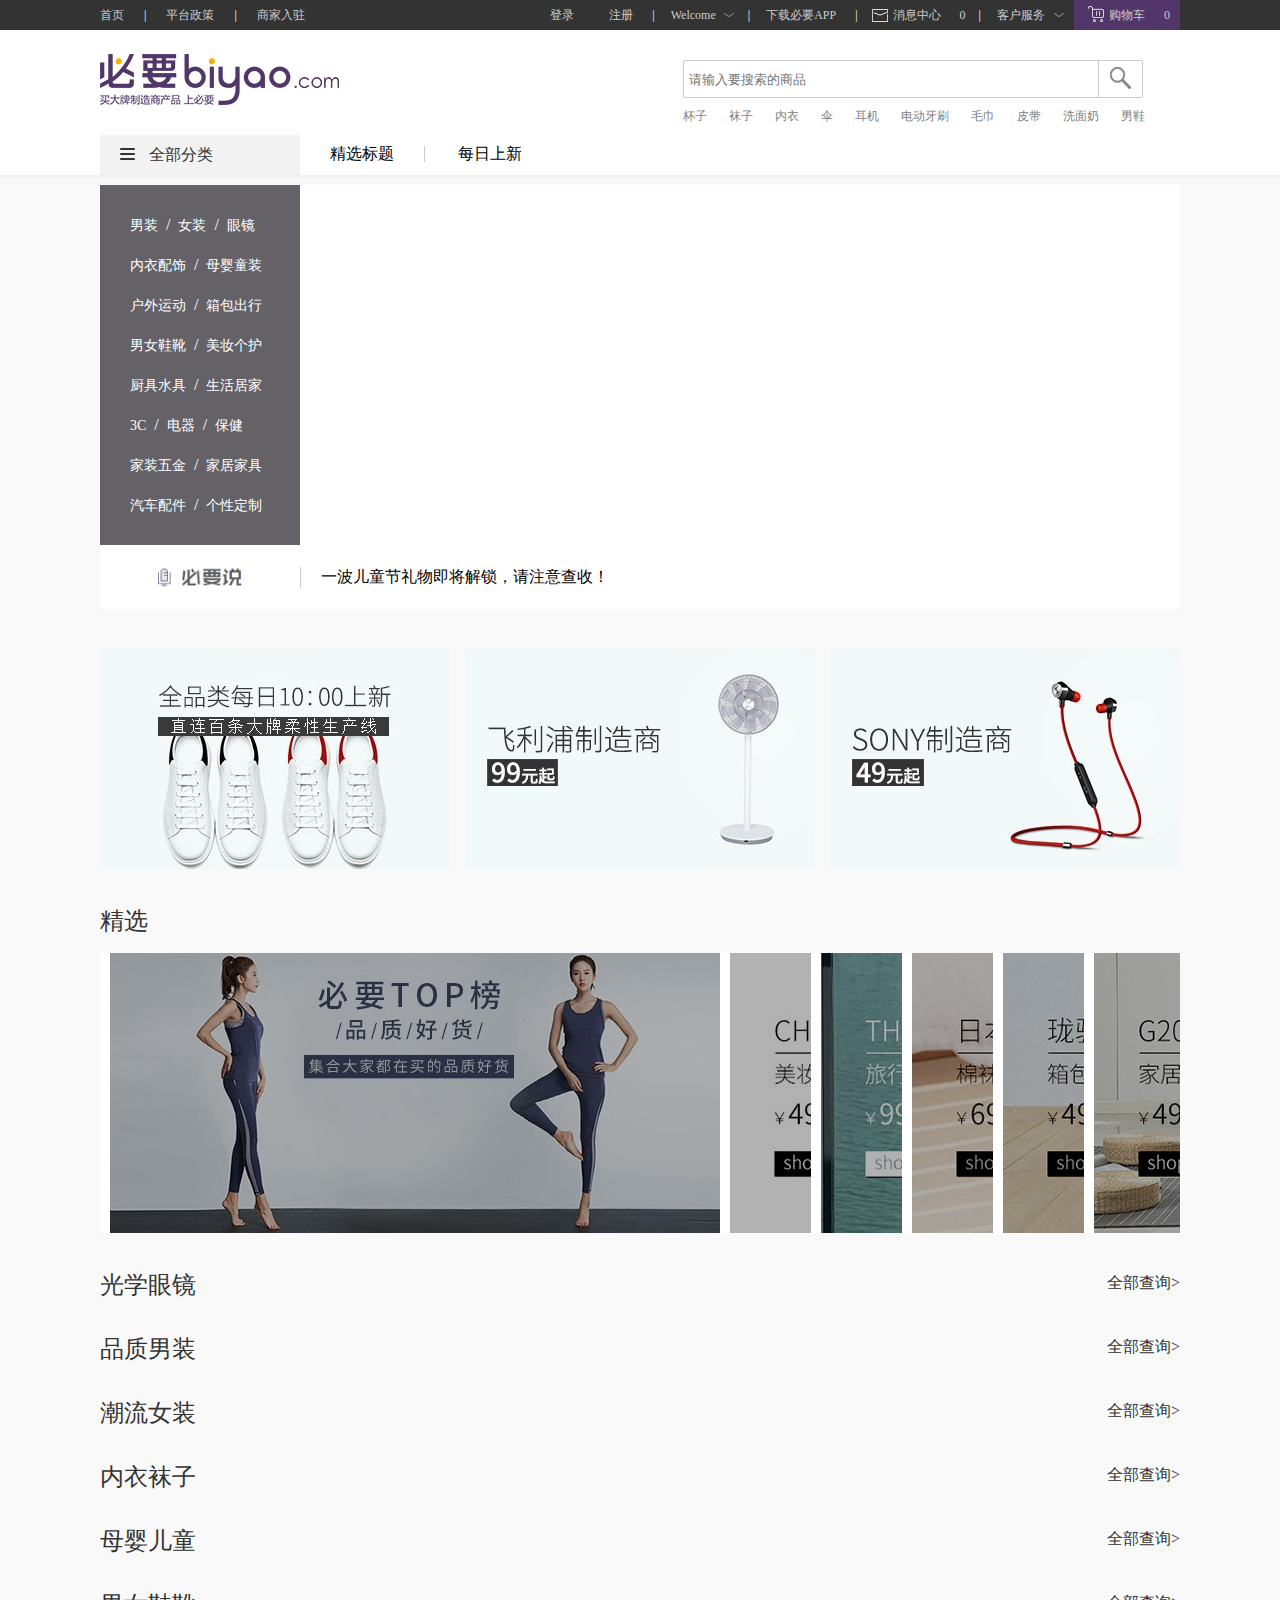
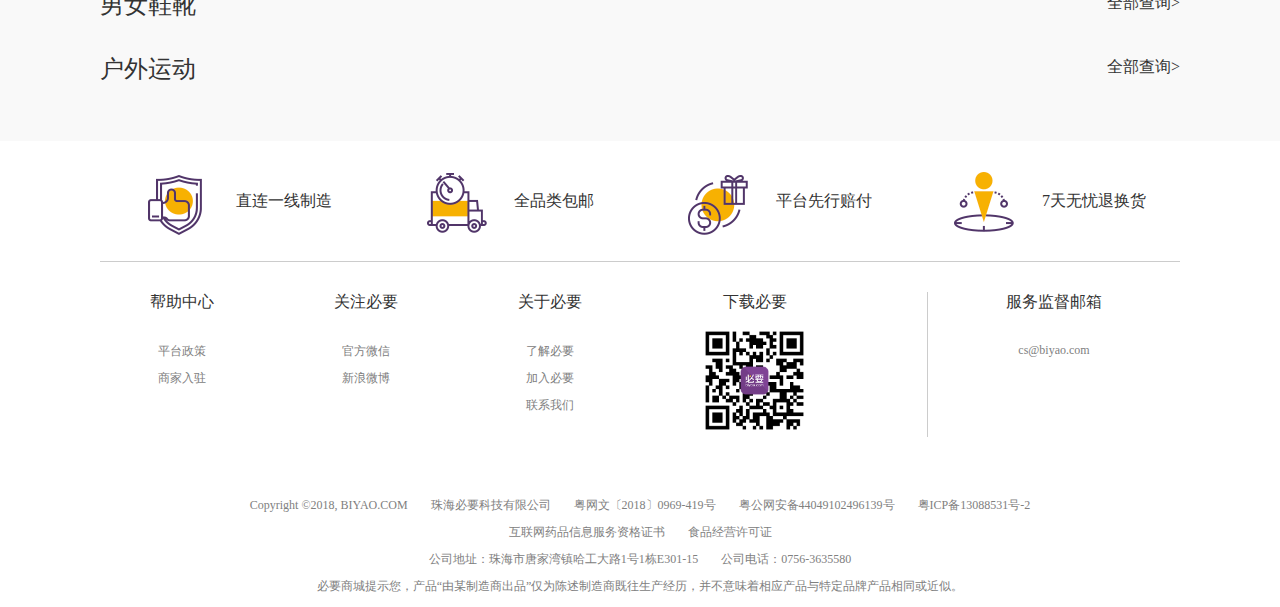
<file: index.html>
<!DOCTYPE html>
<html lang="en">
<head>
    <meta charset="UTF-8">
    <title>首页</title>
    <link rel="stylesheet" href="css/base.css">
	<link rel="stylesheet" href="css/index.css">
    <style>
	</style>
</head>
<body>
	<!--头部-->
    <div id="header"></div>
    <!--轮播图及下方说明文字部分-->
    <div class="banner" >
        <!--轮播图-->
        <div  class="banner-slider">
            <ul class="banner-img" data-load="bannerImgs" >
				<!--<li>
					<a href="${supplier.html}">
						<img src="${img/banner/01.jpg}">
					</a>
				</li>-->
                <!--<li><a href="#"><img src="img/banner/01.jpg" alt=""></a></li>-->
                <!--<li><a href="#"><img src="img/banner/02.jpg" alt=""></a></li>-->
                <!--<li><a href="#"><img src="img/banner/03.jpg" alt=""></a></li>-->
                <!--<li><a href="#"><img src="img/banner/04.jpg" alt=""></a></li>-->
                <!--<li><a href="#"><img src="img/banner/05.jpg" alt=""></a></li>-->
                <!--<li><a href="#"><img src="img/banner/06.jpg" alt=""></a></li>-->

            </ul>
            <!--切换按钮-->
			<a href="javascript:;" class="slider-left" data-move="left"></a>
			<a href="javascript:;" class="slider-right" data-move="right"></a>
            <!--<a class="slider-left" href="#"></a>-->
            <!--<a class="slider-right" href="#"></a>-->
        </div>
		<!--全部分类列表-->
        <ul class="nav-list">
            <li class="nav-main">
				<p>
					<a href="product.html">男装</a>
					<span>/</span>
					<a href="#">女装</a>
					<span>/</span>
					<a href="#">眼镜</a>
				</p>
				<ul>
					<li class="nav-sub">
						<a href="#">
								男士内搭
						</a>
						<i>&gt;</i>
						<ul>
								<li class="nav-item">
										<a href="#">
												T恤
										</a>
								</li>
								<li class="nav-item">
										<a href="#">
												POLO衫
										</a>
								</li>
								<li class="nav-item">
										<a href="#">
												衬衫
										</a>
								</li>
								<li class="nav-item">
										<a href="#">
												针织衫
										</a>
								</li>
								<li class="nav-item">
										<a href="#">
												卫衣
										</a>
								</li>
								<li class="nav-item">
										<a href="#">
												马甲
										</a>
								</li>
						</ul>
					</li>
					<li class="nav-sub">
						<a href="#">
								男士外套
						</a>
						<i>&gt;</i>
						<ul>
							<li class="nav-item">
									<a href="#">
											西服套装
									</a>
							</li>
							<li class="nav-item">
									<a href="#">
											皮衣/夹克
									</a>
							</li>
						</ul>
					</li>
					<li class="nav-sub">
						<a href="#">
								男士下装
						</a>
						<i>&gt;</i>
						<ul>
							<li class="nav-item">
									<a href="#">
											短裤
									</a>
							</li>
							<li class="nav-item">
									<a href="#">
											牛仔裤
									</a>
							</li>
							<li class="nav-item">
									<a href="#">
											休闲裤
									</a>
							</li>
							<li class="nav-item">
									<a href="#">
											西裤
									</a>
							</li>
						</ul>
					</li>
					<li class="nav-sub">
						<a href="#">
								女裙
						</a>
						<i>&gt;</i>
						<ul>
							<li class="nav-item">
									<a href="#">
											连衣裙
									</a>
							</li>
							<li class="nav-item">
									<a href="#">
											半身裙
									</a>
							</li>
						</ul>
					</li>
					<li class="nav-sub">
							<a href="#">
									女士上装
							</a>
							<i>&gt;</i>
							<ul>
									<li class="nav-item">
											<a href="#">
													短袖T恤
											</a>
									</li>
									<li class="nav-item">
											<a href="#">
													衬衫/雪纺
											</a>
									</li>
									<li class="nav-item">
											<a href="#">
													针织/羊绒/羊毛衫
											</a>
									</li>
									<li class="nav-item">
											<a href="#">
													卫衣
											</a>
									</li>
									<li class="nav-item">
											<a href="#">
													大衣/外套
											</a>
									</li>
									<li class="nav-item">
											<a href="#">
													羽绒服/棉衣
											</a>
									</li>
							</ul>
					</li>
					<li class="nav-sub">
							<a href="#">
									女士下装
							</a>
							<i>&gt;</i>
							<ul>
									<li class="nav-item">
											<a href="#">
													短裤
											</a>
									</li>
									<li class="nav-item">
											<a href="#">
													休闲裤
											</a>
									</li>

									<li class="nav-item">
											<a href="#">
													牛仔裤
											</a>
									</li>
							</ul>
					</li>
					<li class="nav-sub">
							<a href="#">
									特色女装
							</a>
							<i>&gt;</i>
							<ul>
									<li class="nav-item">
											<a href="">
													孕妇装
											</a>
									</li>
							</ul>
					</li>
					<li class="nav-sub nav-lastSub">
							<a href="#">
									眼镜
							</a>
							<i>&gt;</i>
							<ul>
									<li class="nav-item">
											<a href="#">
													太阳镜
											</a>
									</li>
									<li class="nav-item">
											<a href="#">
													光学眼镜
											</a>
									</li>
									<li class="nav-item">
											<a href="#">
													儿童眼镜
											</a>
									</li>
									<li class="nav-item">
											<a href="#">
													功能眼镜
											</a>
									</li>
							</ul>
					</li>
					<div class="clear"></div>
				</ul>
            </li>
            <li class="nav-main">
				<p>
					<a href="#">内衣配饰</a>
					<span>/</span>
					<a href="#">母婴童装</a>
				</p>
				<ul>
						<li class="nav-sub">
								<a href="#">
										内衣
								</a>
								<i>&gt;</i>
								<ul>
										<li class="nav-item">
												<a href="#">
														文胸/吊带
												</a>
										</li>
										<li class="nav-item">
												<a href="#">
														女士内裤
												</a>
										</li>
										<li class="nav-item">
												<a href="#">
														男士打底
												</a>
										</li>
										<li class="nav-item">
												<a href="#">
														塑身内衣
												</a>
										</li>
										<li class="nav-item">
												<a href="#">
														睡衣/家居服
												</a>
										</li>
								</ul>
						</li>
						<li class="nav-sub">
								<a href="#">
										袜子
								</a>
								<i>&gt;</i>
								<ul>
										<li class="nav-item">
												<a href="#">
														棉袜
												</a>
										</li>
										<li class="nav-item">
												<a href="#">
														连裤袜/丝袜
												</a>
										</li>
								</ul>
						</li>
						<li class="nav-sub">
								<a href="#">
										配饰
								</a>
								<i>&gt;</i>
								<ul>
										<li class="nav-item">
												<a href="#">
														领带
												</a>
										</li>
										<li class="nav-item">
												<a href="#">
														方巾
												</a>
										</li>
										<li class="nav-item">
												<a href="#">
														腰带/礼盒
												</a>
										</li>
										<li class="nav-item">
												<a href="#">
														丝巾
												</a>
										</li>
										<li class="nav-item">
												<a href="#">
														遮阳/雨伞
												</a>
										</li>
										<li class="nav-item">
												<a href="#">
														手套/帽子
												</a>
										</li>
								</ul>
						</li>
						<li class="nav-sub">
								<a href="#">
										婴儿用品
								</a>
								<i>&gt;</i>
								<ul>
										<li class="nav-item">
												<a href="#">
														婴儿服饰
												</a>
										</li>
										<li class="nav-item">
												<a href="#">
														婴儿寝居
												</a>
										</li>
											<li class="nav-item">
												<a href="#">
														洗护用品
												</a>
										</li>
											<li class="nav-item">
												<a href="#">
														尿裤湿巾
												</a>
										</li>
											<li class="nav-item">
												<a href="#">
														安全防护
												</a>
										</li>
											<li class="nav-item">
												<a href="#">
														牵引包/腰凳
												</a>
										</li>
											<li class="nav-item">
												<a href="#">
														喂养用品
												</a>
										</li>
								</ul>
						</li>
						<li class="nav-sub">
								<a href="#">
										儿童用品
								</a>
								<i>&gt;</i>
								<ul>
										<li class="nav-item">
												<a href="#">
														童车童床
												</a>
										</li>
										<li class="nav-item">
												<a href="#">
														儿童玩具
												</a>
										</li>
										<li class="nav-item">
												<a href="#">
														儿童床品
												</a>
										</li>
										<li class="nav-item">
												<a href="#">
														儿童床垫
												</a>
										</li>
										<li class="nav-item">
												<a href="#">
														书包/文具
												</a>
										</li>
										<li class="nav-item">
												<a href="#">
														儿童拉杆箱
												</a>
										</li>
								</ul>
						</li>
						<li class="nav-sub">
								<a href="#">
										童装童靴
								</a>
								<i>&gt;</i>
								<ul>
										<li class="nav-item">
												<a href="#">
														童鞋
												</a>
										</li>
										<li class="nav-item">
												<a href="#">
														内衣睡衣
												</a>
										</li>

										<li class="nav-item">
												<a href="#">
														上装
												</a>
										</li>
										<li class="nav-item">
												<a href="#">
														童袜
												</a>
										</li>
										<li class="nav-item">
												<a href="#">
														下装
												</a>
										</li>
										<li class="nav-item">
												<a href="#">
														亲子
												</a>
										</li>
										<li class="nav-item">
												<a href="#">
														围巾帽子
												</a>
										</li>
								</ul>
						</li>
						<li class="nav-sub nav-lastSub">
								<a href="#">
										妈妈专区
								</a>
								<i>&gt;</i>
								<ul>
										<li class="nav-item">
												<a href="#">
														奶包/腰凳
												</a>
										</li>
										<li class="nav-item">
												<a href="#">
														产妇用品
												</a>
										</li>
								</ul>
						</li>
						<div class="clear"></div>
				</ul>
            </li>
            <li class="nav-main">
				<p>
					<a href="#">户外运动</a>
					<span>/</span>
					<a href="#">箱包出行</a>
				</p>
				<ul>
						<li class="nav-sub">
								<a href="#">
										运动服饰
								</a>
								<i>&gt;</i>
								<ul>
										<li class="nav-item">
												<a href="#">
														短裤T恤
												</a>
										</li>
										<li class="nav-item">
												<a href="#">
														长裤健身服
												</a>
										</li>
										<li class="nav-item">
												<a href="#">
														卫衣套头衫
												</a>
										</li>
										<li class="nav-item">
												<a href="#">
														夹克/外套
												</a>
										</li>
										<li class="nav-item">
												<a href="#">
														配饰袜子
												</a>
										</li>
										<li class="nav-item">
												<a href="#">
														泳衣
												</a>
										</li>
								</ul>
						</li>
						<li class="nav-sub">
								<a href="#">
										户外鞋服
								</a>
								<i>&gt;</i>
								<ul>
										<li class="nav-item">
												<a href="#">
														速干衣裤
												</a>
										</li>
										<li class="nav-item">
												<a href="#">
														冲锋衣裤
												</a>
										</li>
								</ul>
						</li>
						<li class="nav-sub">
								<a href="#">
										运动鞋靴
								</a>
								<i>&gt;</i>
								<ul>
										<li class="nav-item">
												<a href="#">
														跑鞋
												</a>
										</li>
										<li class="nav-item">
												<a href="#">
														休闲鞋
												</a>
										</li>
										<li class="nav-item">
												<a href="#">
														户外鞋
												</a>
										</li>
										<li class="nav-item">
												<a href="#">
														训练鞋
												</a>
										</li>
										<li class="nav-item">
												<a href="#">
														拖鞋
												</a>
										</li>
								</ul>
						</li>
						<li class="nav-sub">
								<a href="#">
										运动装备
								</a>
								<i>&gt;</i>
								<ul>
										<li class="nav-item">
												<a href="#">
														户外装备
												</a>
										</li>
										<li class="nav-item">
												<a href="#">
														羽毛球拍
												</a>
										</li>
								</ul>
						</li>
						<li class="nav-sub">
								<a href="#">
										功能箱包
								</a>
								<i>&gt;</i>
								<ul>
										<li class="nav-item">
												<a href="#">
														休闲/功能包
												</a>
										</li>
										<li class="nav-item">
												<a href="#">
														拉杆箱
												</a>
										</li>
										<li class="nav-item">
												<a href="#">
														妈咪包
												</a>
										</li>
								</ul>
						</li>
						<li class="nav-sub">
								<a href="#">
										男包/皮带
								</a>
								<i>&gt;</i>
								<ul>
										<li class="nav-item">
												<a href="#">
														胸包/背包
												</a>
										</li>
										<li class="nav-item">
												<a href="#">
														真皮皮带
												</a>
										</li>

										<li class="nav-item">
												<a href="#">
														钱包手包
												</a>
										</li>
										<li class="nav-item">
												<a href="#">
														商务包
												</a>
										</li>
										<li class="nav-item">
												<a href="#">
														卡包/钥匙包
												</a>
										</li>
								</ul>
						</li>
						<li class="nav-sub">
								<a href="#">
										真皮女包
								</a>
								<i>&gt;</i>
								<ul>
										<li class="nav-item">
												<a href="">
														单肩/斜挎包
												</a>
										</li>
										<li class="nav-item">
												<a href="">
														钱包手包
												</a>
										</li>
								</ul>
						</li>
						<li class="nav-sub nav-lastSub">
								<a href="#">
										出行必备
								</a>
								<i>&gt;</i>
								<ul>
										<li class="nav-item">
												<a href="#">
														颈枕/眼罩
												</a>
										</li>
										<li class="nav-item">
												<a href="#">
														洗漱收纳
												</a>
										</li>
										<li class="nav-item">
												<a href="#">
														雨伞/ 防晒
												</a>
										</li>
										<li class="nav-item">
												<a href="#">
														口罩
												</a>
										</li>
								</ul>
						</li>
						<div class="clear"></div>
				</ul>
            </li>
            <li class="nav-main">
				<p>
					<a href="#">男女鞋靴</a>
					<span>/</span>
					<a href="#">美妆个护</a>
				</p>
				<ul>
						<li class="nav-sub">
								<a href="#">
										男鞋
								</a>
								<i>&gt;</i>
								<ul>
										<li class="nav-item">
												<a href="#">
														凉鞋
												</a>
										</li>
										<li class="nav-item">
												<a href="#">
														商务鞋
												</a>
										</li>
										<li class="nav-item">
												<a href="#">
														休闲鞋
												</a>
										</li>
										<li class="nav-item">
												<a href="#">
														板鞋
												</a>
										</li>
										<li class="nav-item">
												<a href="#">
														男靴
												</a>
										</li>
										<li class="nav-item">
												<a href="#">
														拖鞋
												</a>
										</li>
								</ul>
						</li>
						<li class="nav-sub">
								<a href="#">
										女鞋
								</a>
								<i>&gt;</i>
								<ul>
										<li class="nav-item">
												<a href="#">
														凉鞋
												</a>
										</li>
										<li class="nav-item">
												<a href="#">
														单鞋
												</a>
										</li>
										<li class="nav-item">
												<a href="#">
														休闲鞋
												</a>
										</li>
										<li class="nav-item">
												<a href="#">
														板鞋
												</a>
										</li>
										<li class="nav-item">
												<a href="#">
														拖鞋
												</a>
										</li>
										<li class="nav-item">
												<a href="#">
														女靴
												</a>
										</li>
										<li class="nav-item">
												<a href="#">
														雪地靴
												</a>
										</li>
								</ul>
						</li>
						<li class="nav-sub">
								<a href="#">
										面部护理
								</a>
								<i>&gt;</i>
								<ul>
										<li class="nav-item">
												<a href="#">
														面膜
												</a>
										</li>
										<li class="nav-item">
												<a href="#">
														水/乳/精华/霜
												</a>
										</li>
										<li class="nav-item">
												<a href="#">
														洁面/卸妆
												</a>
										</li>
								</ul>
						</li>
						<li class="nav-sub">
								<a href="#">
										男士护理
								</a>
								<i>&gt;</i>
								<ul>
										<li class="nav-item">
												<a href="#">
													男士护肤
												</a>
										</li>
										<li class="nav-item">
												<a href="#">
													剃须刀
												</a>
										</li>
								</ul>
						</li>
						<li class="nav-sub">
								<a href="#">
										香水彩妆
								</a>
								<i>&gt;</i>
								<ul>
										<li class="nav-item">
												<a href="#">
														底妆
												</a>
										</li>
										<li class="nav-item">
												<a href="#">
														唇妆
												</a>
										</li>
										<li class="nav-item">
												<a href="#">
														眼妆
												</a>
										</li>
										<li class="nav-item">
												<a href="#">
														香水/美甲
												</a>
										</li>
										<li class="nav-item">
												<a href="#">
														美妆工具
												</a>
										</li>
								</ul>
						</li>
						<li class="nav-sub">
								<a href="#">
										口腔护理
								</a>
								<i>&gt;</i>
								<ul>
										<li class="nav-item">
												<a href="#">
														电动牙刷
												</a>
										</li>
										<li class="nav-item">
												<a href="#">
														漱口水
												</a>
										</li>
								</ul>
						</li>
						<li class="nav-sub">
								<a href="#">
										身体护理
								</a>
								<i>&gt;</i>
								<ul>
										<li class="nav-item">
												<a href="#">
														洗发护发
												</a>
										</li>
										<li class="nav-item">
												<a href="#">
														沐浴护肤
												</a>
										</li>
										<li class="nav-item">
												<a href="#">
														手足护理
												</a>
										</li>
										<li class="nav-item">
												<a href="#">
														精油
												</a>
										</li>
								</ul>
						</li>
						<li class="nav-sub">
								<a href="#">
										女性护理
								</a>
								<i>&gt;</i>
								<ul>
										<li class="nav-item">
												<a href="#">
														刮毛刀
												</a>
										</li>
										<li class="nav-item">
												<a href="#">
														卫生巾
												</a>
										</li>
								</ul>
						</li>
						<li class="nav-sub">
								<a href="#">
										清洁/祛味
								</a>
								<i>&gt;</i>
								<ul>
										<li class="nav-item">
												<a href="">
														衣物/家庭清洁
												</a>
										</li>
										<li class="nav-item">
												<a href="">
														纸品/湿巾
												</a>
										</li>
										<li class="nav-item">
												<a href="">
														清洁工具
												</a>
										</li>
										<li class="nav-item">
												<a href="">
														香薰/祛味
												</a>
										</li>
								</ul>
						</li>
						<li class="nav-sub nav-lastSub">
								<a href="#">
										宠物用品
								</a>
								<i>&gt;</i>
								<ul>
										<li class="nav-item">
												<a href="#">
														清洁祛味
												</a>
										</li>
								</ul>
						</li>
						<div class="clear"></div>
				</ul>
            </li>
            <li class="nav-main">
				<p>
					<a href="#">厨具水具</a>
					<span>/</span>
					<a href="#">生活居家</a>
				</p>
				<ul>
					<li class="nav-sub">
							<a href="#">
									厨具
							</a>
							<i>&gt;</i>
							<ul>
									<li class="nav-item">
											<a href="#">
												餐具/筷子
											</a>
									</li>
									<li class="nav-item">
											<a href="#">
												烹饪锅具
											</a>
									</li>
									<li class="nav-item">
											<a href="#">
												刀具菜板
											</a>
									</li>
									<li class="nav-item">
											<a href="#">
												厨房配件
											</a>
									</li>
									<li class="nav-item">
											<a href="#">
												清洁/收纳
											</a>
									</li>
							</ul>
					</li>
					<li class="nav-sub">
							<a href="#">
									水具/茶具
							</a>
							<i>&gt;</i>
							<ul>
									<li class="nav-item">
											<a href="#">
												水杯水壶
											</a>
									</li>
									<li class="nav-item">
											<a href="#">
												茶具/咖啡杯
											</a>
									</li>

									<li class="nav-item">
											<a href="#">
												酒杯
											</a>
									</li>
							</ul>
					</li>
					<li class="nav-sub">
							<a href="#">
									家纺
							</a>
							<i>&gt;</i>
							<ul>
									<li class="nav-item">
											<a href="">
													凉席/毯子
											</a>
									</li>
									<li class="nav-item">
											<a href="">
													床品套件
											</a>
									</li>
									<li class="nav-item">
											<a href="">
													床垫/床褥
											</a>
									</li>
									<li class="nav-item">
											<a href="">
													垫毯/拖鞋
											</a>
									</li>
									<li class="nav-item">
											<a href="">
													毛浴巾/浴衣
											</a>
									</li>
									<li class="nav-item">
											<a href="">
													靠枕/抱枕
											</a>
									</li>
									<li class="nav-item">
											<a href="">
													窗帘/窗纱
											</a>
									</li>
							</ul>
					</li>
					<li class="nav-sub nav-lastSub">
							<a href="#">
									生活用品
							</a>
							<i>&gt;</i>
							<ul>
									<li class="nav-item">
											<a href="#">
													收纳用品
											</a>
									</li>
									<li class="nav-item">
											<a href="#">
													洗晒/熨烫
											</a>
									</li>
							</ul>
					</li>
					<div class="clear"></div>
				</ul>
            </li>
            <li class="nav-main">
				<p>
					<a href="#">3C</a>
					<span>/</span>
					<a href="#">电器</a>
					<span>/</span>
					<a href="#">保健</a>
				</p>
				<ul>
					<li class="nav-sub">
							<a href="#">
									3C
							</a>
							<i>&gt;</i>
							<ul>
									<li class="nav-item">
											<a href="#">
													影音娱乐
											</a>
									</li>
									<li class="nav-item">
											<a href="#">
													数据线
											</a>
									</li>

									<li class="nav-item">
											<a href="#">
													充电设备
											</a>
									</li>
									<li class="nav-item">
											<a href="#">
													数码办公
											</a>
									</li>
									<li class="nav-item">
											<a href="#">
													数码配件
											</a>
									</li>
									<li class="nav-item">
											<a href="#">
													支架
											</a>
									</li>
							</ul>
					</li>
					<li class="nav-sub">
							<a href="#">
									电器
							</a>
							<i>&gt;</i>
							<ul>
									<li class="nav-item">
											<a href="">
													生活电器
											</a>
									</li>
									<li class="nav-item">
											<a href="">
													厨用电器
											</a>
									</li>
									<li class="nav-item">
											<a href="">
													美容护理
											</a>
									</li>
							</ul>
					</li>
					<li class="nav-sub nav-lastSub">
							<a href="#">
									保健
							</a>
							<i>&gt;</i>
							<ul>
									<li class="nav-item">
											<a href="#">
													血压计
											</a>
									</li>
									<li class="nav-item">
											<a href="#">
													轮椅
											</a>
									</li>
							</ul>
					</li>
					<div class="clear"></div>
				</ul>
            </li>
            <li class="nav-main">
				<p>
					<a href="#">家装五金</a>
					<span>/</span>
					<a href="#">家居家具</a>
				</p>
				<ul>
					<li class="nav-sub">
							<a href="#">
									厨卫用品
							</a>
							<i>&gt;</i>
							<ul>
									<li class="nav-item">
											<a href="#">
													花洒/马桶
											</a>
									</li>
									<li class="nav-item">
											<a href="#">
													龙头/水槽
											</a>
									</li>
									<li class="nav-item">
											<a href="#">
													厨卫配件
											</a>
									</li>
							</ul>
					</li>
					<li class="nav-sub">
							<a href="#">
									家装软饰
							</a>
							<i>&gt;</i>
							<ul>
									<li class="nav-item">
											<a href="#">
													灯具
											</a>
									</li>
									<li class="nav-item">
											<a href="#">
													挂钟
											</a>
									</li>
									<li class="nav-item">
											<a href="#">
													相框/装饰画
											</a>
									</li>
							</ul>
					</li>
					<li class="nav-sub">
							<a href="#">
									五金工具
							</a>
							<i>&gt;</i>
							<ul>
									<li class="nav-item">
											<a href="#">
													小工具
											</a>
									</li>
									<li class="nav-item">
											<a href="#">
													锁具
											</a>
									</li>
									<li class="nav-item">
											<a href="#">
													开关插座
											</a>
									</li>
							</ul>
					</li>
					<li class="nav-sub">
							<a href="#">
									卧室
							</a>
							<i>&gt;</i>
							<ul>
									<li class="nav-item">
											<a href="#">
													床垫
											</a>
									</li>
									<li class="nav-item">
											<a href="#">
													床
											</a>
									</li>
									<li class="nav-item">
											<a href="#">
												储物/梳妆
											</a>
									</li>
							</ul>
					</li>
					<li class="nav-sub">
							<a href="#">
									书房
							</a>
							<i>&gt;</i>
							<ul>
									<li class="nav-item">
											<a href="#">
													办公椅
											</a>
									</li>
									<li class="nav-item">
											<a href="#">
													书桌
											</a>
									</li>
							</ul>
					</li>
					<li class="nav-sub">
							<a href="#">
									客厅
							</a>
							<i>&gt;</i>
							<ul>
									<li class="nav-item">
											<a href="#">
													茶几
											</a>
									</li>
									<li class="nav-item">
											<a href="#">
													电视柜
											</a>
									</li>

									<li class="nav-item">
											<a href="#">
													沙发/椅
											</a>
									</li>
									<li class="nav-item">
											<a href="#">
													储物/晾衣架
											</a>
									</li>
							</ul>
					</li>
					<li class="nav-sub">
							<a href="#">
									餐厅
							</a>
							<i>&gt;</i>
							<ul>
									<li class="nav-item">
											<a href="">
													餐椅
											</a>
									</li>
									<li class="nav-item">
											<a href="">
													餐桌
											</a>
									</li>
									<li class="nav-item">
											<a href="">
													储物
											</a>
									</li>
							</ul>
					</li>
					<li class="nav-sub nav-lastSub">
							<a href="#">
									儿童家具
							</a>
							<i>&gt;</i>
							<ul>
									<li class="nav-item">
											<a href="#">
													儿童床垫
											</a>
									</li>
									<li class="nav-item">
											<a href="#">
													儿童床
											</a>
									</li>
									<li class="nav-item">
											<a href="#">
													儿童桌椅
											</a>
									</li>
									<li class="nav-item">
											<a href="#">
													储物/衣柜
											</a>
									</li>
							</ul>
					</li>
					<div class="clear"></div>
				</ul>
            </li>
            <li class="nav-main">
				<p>
					<a href="#">汽车配件</a>
					<span>/</span>
					<a href="#">个性定制</a>
				</p>
				<ul>
				 <li class="nav-sub">
							<a href="#">
									汽车配件
							</a>
							<i>&gt;</i>
							<ul>
									<li class="nav-item">
											<a href="">
													车充
											</a>
									</li>
									<li class="nav-item">
											<a href="">
													汽车配饰
											</a>
									</li>
									<li class="nav-item">
											<a href="">
													清洁用品
											</a>
									</li>
							</ul>
					</li>
					<li class="nav-sub nav-lastSub">
							<a href="#">
									个性定制
							</a>
							<i>&gt;</i>
							<ul>
									<li class="nav-item">
											<a href="#">
													3C数码
											</a>
									</li>
									<li class="nav-item">
											<a href="#">
													真皮配饰
											</a>
									</li>
									<li class="nav-item">
											<a href="#">
													箱包出行
											</a>
									</li>
									<li class="nav-item">
											<a href="#">
													男女鞋靴
											</a>
									</li>
									<li class="nav-item">
											<a href="#">
													布艺软饰
											</a>
									</li>
									<li class="nav-item">
											<a href="#">
													男女服饰
											</a>
									</li>
									<li class="nav-item">
											<a href="#">
													装饰画
											</a>
									</li>
							</ul>
					</li>
					<div class="clear"></div>
				</ul>
            </li>
        </ul>
		<!--小圆点-->
        <ol class="banner-item" data-load="bannerInds">
			<!--<li></li>-->
			<!--<li></li>-->
			<!--<li></li>-->
			<!--<li></li>-->
			<!--<li class="item-active"></li>-->
			<!--<li></li>-->
		</ol>
    </div>
	<!--专题文章部分-->
	<div class="article">
		<img src="pic/bys.png" alt="">
		<span>一波儿童节礼物即将解锁，请注意查收！</span>
	</div>
	<!--模块部分:类别推荐楼层-->
	<div class="category">
		<!--模块1-->
		<div class="recommend-1">
			<ul>
				<li><a href="#"><img src="pic/com-show/1.jpg" alt=""></a></li>
				<li><a href="#"><img src="pic/com-show/1-1.jpg" alt=""></a></li>
				<li><a href="#"><img src="pic/com-show/1-2.jpg" alt=""></a></li>
			</ul>
			<div class="clear"></div>
		</div>
		<!--模块2:手风琴轮播图-->
		<div class="recommend-2">
			<div class="title">
				<p>精选</p>
			</div>
			<ul class="clear" >
				<li class="pic1 pic">
					<span></span>
					<a class="num" href="#"></a>
				</li>
				<li class="pic2 pic">
					<span></span>
					<a class=" num" href="#"></a>
				</li>
				<li class="pic3 pic">
					<span></span>
					<a class=" num" href="#"></a>
				</li>
				<li class="pic4 pic">
					<span></span>
					<a class=" num" href="#"></a>
				</li>
				<li class="pic5 pic">
					<span></span>
					<a class="num" href="#"></a>
				</li>
				<li class="pic6 pic">
					<span></span>
					<a class="num" href="#"></a>
				</li>

			</ul>
		</div>
		<!--模块3：光学眼镜-->
		<div class="recommend-3 clear" id="f1">
			<div class="title">
				<p>光学眼镜</p>
				<a href="#">全部查询&gt;</a>
			</div>
			<div class="reco-content clear">
				<ul class="reco-list clear">
                    <!--<li class="cat-brand template3" id="d1">
                            <a href="#">
                                <i>
                                    <img src="pic/com-show/3.jpg" alt="">
                                </i>
                                <span>依视路集团旗下企业&nbsp;&nbsp;制造商直供</span>
                            </a>
                        </li>
                        <li>
                            <a href="#">
                                <i>
                                    <img src="pic/com-show/3-1.jpg" alt="">
                                </i>
                                <dl>
                                    <dt>纯钛飞行员（可配近视）</dt>
                                    <dd>¥249</dd>
                                </dl>
                            </a>
                        </li>
                        <li>
                            <a href="#">
                                <i>
                                    <img src="pic/com-show/3-2.jpg" alt="">
                                </i>
                                <dl>
                                    <dt>Soft.舒适光学镜</dt>
                                    <dd>¥189</dd>
                                </dl>
                            </a>
                        </li>
                        <li>
                            <a href="#">
                                <i>
                                    <img src="pic/com-show/3-3.jpg" alt="">
                                </i>
                                <dl>
                                    <dt>AIR超轻光学镜-C</dt>
                                    <dd>¥169</dd>
                                </dl>
                            </a>
                        </li>-->
                    </ul>
			</div>
		</div>
		<!--模块4：品质男装-->
		<div class="recommend-3"  id="f2">
			<div class="title">
				<p>品质男装</p>
				<a href="#">全部查询&gt;</a>
			</div>
			<div class="reco-content">
				<ul class="reco-list clear">
				<!--<li class="cat-brand template3"  id="d2">-->
					<!--<a href="#">-->
						<!--<i>-->
							<!--<img src="pic/com-show/4.jpg" alt="">-->
						<!--</i>-->
						<!--<span>Hugo Boss、PRADA等  制造商直供</span>-->
					<!--</a>-->
				<!--</li>-->
				<!--<li>-->
					<!--<a href="#">-->
						<!--<i>-->
							<!--<img src="pic/com-show/4-1.jpg" alt="">-->
						<!--</i>-->
						<!--<dl>-->
							<!--<dt>SofTAL免烫短袖POLO衫</dt>-->
							<!--<dd>¥189</dd>-->
						<!--</dl>-->
					<!--</a>-->
				<!--</li>-->
				<!--<li>-->
					<!--<a href="#">-->
						<!--<i>-->
							<!--<img src="pic/com-show/4-2.jpg" alt="">-->
						<!--</i>-->
						<!--<dl>-->
							<!--<dt>凉感功能免烫商务短袖衬衫</dt>-->
							<!--<dd>¥209</dd>-->
						<!--</dl>-->
					<!--</a>-->
				<!--</li>-->
				<!--<li>-->
					<!--<a href="#">-->
						<!--<i>-->
							<!--<img src="pic/com-show/4-3.jpg" alt="">-->
						<!--</i>-->
						<!--<dl>-->
							<!--<dt>进口面料轻薄修身牛仔裤</dt>-->
							<!--<dd>¥299</dd>-->
						<!--</dl>-->
					<!--</a>-->
				<!--</li>-->
				<!--<li>-->
					<!--<a href="#">-->
						<!--<i>-->
							<!--<img src="pic/com-show/4-4.jpg" alt="">-->
						<!--</i>-->
						<!--<dl>-->
							<!--<dt>60S细纱织丝光珠地POLO衫</dt>-->
							<!--<dd>¥139</dd>-->
						<!--</dl>-->
					<!--</a>-->
				<!--</li>-->
				<!--<li>-->
					<!--<a href="#">-->
						<!--<i>-->
							<!--<img src="pic/com-show/4-5.jpg" alt="">-->
						<!--</i>-->
						<!--<dl>-->
							<!--<dt>MARLANE弹力透气修身西裤</dt>-->
							<!--<dd>¥409</dd>-->
						<!--</dl>-->
					<!--</a>-->
				<!--</li>-->
				<!--<li>-->
					<!--<a href="#">-->
						<!--<i>-->
							<!--<img src="pic/com-show/4-6.jpg" alt="">-->
						<!--</i>-->
						<!--<dl>-->
							<!--<dt>弹力麻男士V领衫</dt>-->
							<!--<dd>¥199</dd>-->
						<!--</dl>-->
					<!--</a>-->
				<!--</li>-->
				<!--<li>-->
					<!--<a href="#">-->
						<!--<i>-->
							<!--<img src="pic/com-show/4-7.jpg" alt="">-->
						<!--</i>-->
						<!--<dl>-->
							<!--<dt>灰条纹 冷感控温 休闲西裤</dt>-->
							<!--<dd>¥339</dd>-->
						<!--</dl>-->
					<!--</a>-->
				<!--</li>-->
				<!--<li>-->
					<!--<a href="#">-->
						<!--<i>-->
							<!--<img src="pic/com-show/4-8.jpg" alt="">-->
						<!--</i>-->
						<!--<dl>-->
							<!--<dt>意大利商旅两用半里便西</dt>-->
							<!--<dd>¥1390</dd>-->
						<!--</dl>-->
					<!--</a>-->
				<!--</li>-->
			</ul>
			</div>
		</div>
		<!--模块5：潮流女装-->
		<div class="recommend-3"  id="f3">
			<div class="title">
				<p>潮流女装</p>
				<a href="#">全部查询&gt;</a>
			</div>
			<div class="reco-content">
				<ul class="reco-list clear">
				<!--<li class="cat-brand template3">-->
					<!--<a href="#">-->
						<!--<i>-->
							<!--<img src="pic/com-show/5.jpg" alt="">-->
						<!--</i>-->
						<!--<span>MaxMara、Diesel等  制造商直供</span>-->
					<!--</a>-->
				<!--</li>-->
				<!--<li>-->
					<!--<a href="#">-->
						<!--<i>-->
							<!--<img src="pic/com-show/5-1.jpg" alt="">-->
						<!--</i>-->
						<!--<dl>-->
							<!--<dt>丝光棉黑白T恤（两件装）</dt>-->
							<!--<dd>¥199</dd>-->
						<!--</dl>-->
					<!--</a>-->
				<!--</li>-->
				<!--<li>-->
					<!--<a href="#">-->
						<!--<i>-->
							<!--<img src="pic/com-show/5-2.jpg" alt="">-->
						<!--</i>-->
						<!--<dl>-->
							<!--<dt>藏青色修身弹力裤</dt>-->
							<!--<dd>¥249</dd>-->
						<!--</dl>-->
					<!--</a>-->
				<!--</li>-->
				<!--<li>-->
					<!--<a href="#">-->
						<!--<i>-->
							<!--<img src="pic/com-show/5-3.jpg" alt="">-->
						<!--</i>-->
						<!--<dl>-->
							<!--<dt>大牌面料针织蝙蝠袖条纹T</dt>-->
							<!--<dd>¥149</dd>-->
						<!--</dl>-->
					<!--</a>-->
				<!--</li>-->
				<!--<li>-->
					<!--<a href="#">-->
						<!--<i>-->
							<!--<img src="pic/com-show/5-4.jpg" alt="">-->
						<!--</i>-->
						<!--<dl>-->
							<!--<dt>长款纯色休闲开衫</dt>-->
							<!--<dd>¥299</dd>-->
						<!--</dl>-->
					<!--</a>-->
				<!--</li>-->
				<!--<li>-->
					<!--<a href="#">-->
						<!--<i>-->
							<!--<img src="pic/com-show/5-5.jpg" alt="">-->
						<!--</i>-->
						<!--<dl>-->
							<!--<dt>露肩高腰荷叶袖连衣裙</dt>-->
							<!--<dd>¥299</dd>-->
						<!--</dl>-->
					<!--</a>-->
				<!--</li>-->
				<!--<li>-->
					<!--<a href="#">-->
						<!--<i>-->
							<!--<img src="pic/com-show/5-6.jpg" alt="">-->
						<!--</i>-->
						<!--<dl>-->
							<!--<dt>蕾丝拼接印花纯棉T恤</dt>-->
							<!--<dd>¥169</dd>-->
						<!--</dl>-->
					<!--</a>-->
				<!--</li>-->
				<!--<li>-->
					<!--<a href="#">-->
						<!--<i>-->
							<!--<img src="pic/com-show/5-7.jpg" alt="">-->
						<!--</i>-->
						<!--<dl>-->
							<!--<dt>无痕速干修身吊带打底裙</dt>-->
							<!--<dd>¥199</dd>-->
						<!--</dl>-->
					<!--</a>-->
				<!--</li>-->
				<!--<li>-->
					<!--<a href="#">-->
						<!--<i>-->
							<!--<img src="pic/com-show/5-8.jpg" alt="">-->
						<!--</i>-->
						<!--<dl>-->
							<!--<dt>14针小V领冰丝抽条T恤</dt>-->
							<!--<dd>¥199</dd>-->
						<!--</dl>-->
					<!--</a>-->
				<!--</li>-->
			</ul>
			</div>
		</div>
		<!--模块6：内衣袜子-->
		<div class="recommend-3"  id="f4">
			<div class="title">
				<p>内衣袜子</p>
				<a href="#">全部查询&gt;</a>
			</div>
			<div class="reco-content">
				<ul class="reco-list clear">
				<!--<li class="cat-brand template3">-->
					<!--<a href="#">-->
						<!--<i>-->
							<!--<img src="pic/com-show/6.jpg" alt="">-->
						<!--</i>-->
						<!--<span>CK、LA PERLA等  制造商直供</span>-->
					<!--</a>-->
				<!--</li>-->
				<!--<li>-->
					<!--<a href="#">-->
						<!--<i>-->
							<!--<img src="pic/com-show/6-1.jpg" alt="">-->
						<!--</i>-->
						<!--<dl>-->
							<!--<dt>随形裁无钢圈背心文胸</dt>-->
							<!--<dd>¥149</dd>-->
						<!--</dl>-->
					<!--</a>-->
				<!--</li>-->
				<!--<li>-->
					<!--<a href="#">-->
						<!--<i>-->
							<!--<img src="pic/com-show/6-2.jpg" alt="">-->
						<!--</i>-->
						<!--<dl>-->
							<!--<dt>A.S.S.全棉七分袖家居套装</dt>-->
							<!--<dd>¥159</dd>-->
						<!--</dl>-->
					<!--</a>-->
				<!--</li>-->
				<!--<li>-->
					<!--<a href="#">-->
						<!--<i>-->
							<!--<img src="pic/com-show/6-3.jpg" alt="">-->
						<!--</i>-->
						<!--<dl>-->
							<!--<dt>莫代尔平角内裤5色装</dt>-->
							<!--<dd>¥159</dd>-->
						<!--</dl>-->
					<!--</a>-->
				<!--</li>-->
				<!--<li>-->
					<!--<a href="#">-->
						<!--<i>-->
							<!--<img src="pic/com-show/6-4.jpg" alt="">-->
						<!--</i>-->
						<!--<dl>-->
							<!--<dt>国家专利不掉跟隐形袜x5</dt>-->
							<!--<dd>¥75</dd>-->
						<!--</dl>-->
					<!--</a>-->
				<!--</li>-->
				<!--<li>-->
					<!--<a href="#">-->
						<!--<i>-->
							<!--<img src="pic/com-show/6-5.jpg" alt="">-->
						<!--</i>-->
						<!--<dl>-->
							<!--<dt>融暄 天竺棉家居服短袖</dt>-->
							<!--<dd>¥159</dd>-->
						<!--</dl>-->
					<!--</a>-->
				<!--</li>-->
				<!--<li>-->
					<!--<a href="#">-->
						<!--<i>-->
							<!--<img src="pic/com-show/6-6.jpg" alt="">-->
						<!--</i>-->
						<!--<dl>-->
							<!--<dt>竹纤维中筒男袜*5</dt>-->
							<!--<dd>¥69</dd>-->
						<!--</dl>-->
					<!--</a>-->
				<!--</li>-->
				<!--<li>-->
					<!--<a href="#">-->
						<!--<i>-->
							<!--<img src="pic/com-show/6-7.jpg" alt="">-->
						<!--</i>-->
						<!--<dl>-->
							<!--<dt>肤色蕾丝拼接高腰塑身裤</dt>-->
							<!--<dd>¥99</dd>-->
						<!--</dl>-->
					<!--</a>-->
				<!--</li>-->
				<!--<li>-->
					<!--<a href="#">-->
						<!--<i>-->
							<!--<img src="pic/com-show/6-8.jpg" alt="">-->
						<!--</i>-->
						<!--<dl>-->
							<!--<dt>无痕平角内裤4条</dt>-->
							<!--<dd>¥179</dd>-->
						<!--</dl>-->
					<!--</a>-->
				<!--</li>-->
			</ul>
			</div>
		</div>
		<!--模块7：母婴儿童-->
		<div class="recommend-3"  id="f5">
			<div class="title">
				<p>母婴儿童</p>
				<a href="#">全部查询&gt;</a>
			</div>
			<div class="reco-content">
				<ul class="reco-list clear">
				<!--<li class="cat-brand template3">-->
					<!--<a href="#">-->
						<!--<i>-->
							<!--<img src="pic/com-show/7.jpg" alt="">-->
						<!--</i>-->
						<!--<span>英国皇室御用服装  制造商直供</span>-->
					<!--</a>-->
				<!--</li>-->
				<!--<li>-->
					<!--<a href="#">-->
						<!--<i>-->
							<!--<img src="pic/com-show/7-1.jpg" alt="">-->
						<!--</i>-->
						<!--<dl>-->
							<!--<dt>男童网布运动鞋</dt>-->
							<!--<dd>¥139</dd>-->
						<!--</dl>-->
					<!--</a>-->
				<!--</li>-->
				<!--<li>-->
					<!--<a href="#">-->
						<!--<i>-->
							<!--<img src="pic/com-show/7-2.jpg" alt="">-->
						<!--</i>-->
						<!--<dl>-->
							<!--<dt>菲菲羽儿弱酸扭扭裤XXL码</dt>-->
							<!--<dd>¥89</dd>-->
						<!--</dl>-->
					<!--</a>-->
				<!--</li>-->
				<!--<li>-->
					<!--<a href="#">-->
						<!--<i>-->
							<!--<img src="pic/com-show/7-3.jpg" alt="">-->
						<!--</i>-->
						<!--<dl>-->
							<!--<dt>A.S.S.中大童条纹短袖T恤</dt>-->
							<!--<dd>¥69</dd>-->
						<!--</dl>-->
					<!--</a>-->
				<!--</li>-->
				<!--<li>-->
					<!--<a href="#">-->
						<!--<i>-->
							<!--<img src="pic/com-show/7-4.jpg" alt="">-->
						<!--</i>-->
						<!--<dl>-->
							<!--<dt>1至3年级减负书包</dt>-->
							<!--<dd>¥199</dd>-->
						<!--</dl>-->
					<!--</a>-->
				<!--</li>-->
				<!--<li>-->
					<!--<a href="#">-->
						<!--<i>-->
							<!--<img src="pic/com-show/7-5.jpg" alt="">-->
						<!--</i>-->
						<!--<dl>-->
							<!--<dt>优质儿童木质积木 100粒装</dt>-->
							<!--<dd>¥99</dd>-->
						<!--</dl>-->
					<!--</a>-->
				<!--</li>-->
				<!--<li>-->
					<!--<a href="#">-->
						<!--<i>-->
							<!--<img src="pic/com-show/7-6.jpg" alt="">-->
						<!--</i>-->
						<!--<dl>-->
							<!--<dt>儿童纯棉翻领POLO衫T恤</dt>-->
							<!--<dd>¥129</dd>-->
						<!--</dl>-->
					<!--</a>-->
				<!--</li>-->
				<!--<li>-->
					<!--<a href="#">-->
						<!--<i>-->
							<!--<img src="pic/com-show/7-7.jpg" alt="">-->
						<!--</i>-->
						<!--<dl>-->
							<!--<dt>简易婴儿床</dt>-->
							<!--<dd>¥599</dd>-->
						<!--</dl>-->
					<!--</a>-->
				<!--</li>-->
				<!--<li>-->
					<!--<a href="#">-->
						<!--<i>-->
							<!--<img src="pic/com-show/7-8.jpg" alt="">-->
						<!--</i>-->
						<!--<dl>-->
							<!--<dt>骑行滑步一体童车</dt>-->
							<!--<dd>¥469</dd>-->
						<!--</dl>-->
					<!--</a>-->
				<!--</li>-->
			</ul>
			</div>
		</div>
		<!--模块8：男女鞋靴-->
		<div class="recommend-3"  id="f6">
			<div class="title">
				<p>男女鞋靴</p>
				<a href="#">全部查询&gt;</a>
			</div>
			<div class="reco-content">
				<ul class="reco-list clear">
				<!--<li class="cat-brand template3">-->
					<!--<a href="#">-->
						<!--<i>-->
							<!--<img src="pic/com-show/8.jpg" alt="">-->
						<!--</i>-->
						<!--<span>LACOSTE等  制造商直供</span>-->
					<!--</a>-->
				<!--</li>-->
				<!--<li>-->
					<!--<a href="#">-->
						<!--<i>-->
							<!--<img src="pic/com-show/8-1.jpg" alt="">-->
						<!--</i>-->
						<!--<dl>-->
							<!--<dt>钻点结扣凉鞋</dt>-->
							<!--<dd>¥259</dd>-->
						<!--</dl>-->
					<!--</a>-->
				<!--</li>-->
				<!--<li>-->
					<!--<a href="#">-->
						<!--<i>-->
							<!--<img src="pic/com-show/8-2.jpg" alt="">-->
						<!--</i>-->
						<!--<dl>-->
							<!--<dt>罗马中跟女鞋 55mm</dt>-->
							<!--<dd>¥379</dd>-->
						<!--</dl>-->
					<!--</a>-->
				<!--</li>-->
				<!--<li>-->
					<!--<a href="#">-->
						<!--<i>-->
							<!--<img src="pic/com-show/8-3.jpg" alt="">-->
						<!--</i>-->
						<!--<dl>-->
							<!--<dt>男士时尚沙滩凉鞋</dt>-->
							<!--<dd>¥199</dd>-->
						<!--</dl>-->
					<!--</a>-->
				<!--</li>-->
				<!--<li>-->
					<!--<a href="#">-->
						<!--<i>-->
							<!--<img src="pic/com-show/8-4.jpg" alt="">-->
						<!--</i>-->
						<!--<dl>-->
							<!--<dt>四季休闲健步鞋</dt>-->
							<!--<dd>¥169</dd>-->
						<!--</dl>-->
					<!--</a>-->
				<!--</li>-->
				<!--<li>-->
					<!--<a href="#">-->
						<!--<i>-->
							<!--<img src="pic/com-show/8-5.jpg" alt="">-->
						<!--</i>-->
						<!--<dl>-->
							<!--<dt>春夏一脚蹬男鞋</dt>-->
							<!--<dd>¥169</dd>-->
						<!--</dl>-->
					<!--</a>-->
				<!--</li>-->
				<!--<li>-->
					<!--<a href="#">-->
						<!--<i>-->
							<!--<img src="pic/com-show/8-6.jpg" alt="">-->
						<!--</i>-->
						<!--<dl>-->
							<!--<dt>平头冲孔德比鞋</dt>-->
							<!--<dd>¥419</dd>-->
						<!--</dl>-->
					<!--</a>-->
				<!--</li>-->
				<!--<li>-->
					<!--<a href="#">-->
						<!--<i>-->
							<!--<img src="pic/com-show/8-7.jpg" alt="">-->
						<!--</i>-->
						<!--<dl>-->
							<!--<dt>环扣装饰轻便女鞋 10mm</dt>-->
							<!--<dd>¥379</dd>-->
						<!--</dl>-->
					<!--</a>-->
				<!--</li>-->
				<!--<li>-->
					<!--<a href="#">-->
						<!--<i>-->
							<!--<img src="pic/com-show/8-8.jpg" alt="">-->
						<!--</i>-->
						<!--<dl>-->
							<!--<dt>休闲舒适户外魔术贴凉鞋男</dt>-->
							<!--<dd>¥199</dd>-->
						<!--</dl>-->
					<!--</a>-->
				<!--</li>-->
			</ul>
			</div>
		</div>
		<!--模块9：户外运动-->
		<div class="recommend-3"  id="f7">
			<div class="title">
				<p>户外运动</p>
				<a href="#">全部查询&gt;</a>
			</div>
			<div class="reco-content">
				<ul class="reco-list clear">
				<!--<li class="cat-brand template3">-->
					<!--<a href="#">-->
						<!--<i>-->
							<!--<img src="pic/com-show/9.jpg" alt="">-->
						<!--</i>-->
						<!--<span>斯凯奇、Saucony等  制造商直供</span>-->
					<!--</a>-->
				<!--</li>-->
				<!--<li>-->
					<!--<a href="#">-->
						<!--<i>-->
							<!--<img src="pic/com-show/9-1.jpg" alt="">-->
						<!--</i>-->
						<!--<dl>-->
							<!--<dt>超轻舒适缓震休闲跑步鞋男</dt>-->
							<!--<dd>¥199</dd>-->
						<!--</dl>-->
					<!--</a>-->
				<!--</li>-->
				<!--<li>-->
					<!--<a href="#">-->
						<!--<i>-->
							<!--<img src="pic/com-show/9-2.jpg" alt="">-->
						<!--</i>-->
						<!--<dl>-->
							<!--<dt>男子休闲运动长裤</dt>-->
							<!--<dd>¥239</dd>-->
						<!--</dl>-->
					<!--</a>-->
				<!--</li>-->
				<!--<li>-->
					<!--<a href="#">-->
						<!--<i>-->
							<!--<img src="pic/com-show/9-3.jpg" alt="">-->
						<!--</i>-->
						<!--<dl>-->
							<!--<dt>RC男士轻量跑步速干短裤</dt>-->
							<!--<dd>¥129</dd>-->
						<!--</dl>-->
					<!--</a>-->
				<!--</li>-->
				<!--<li>-->
					<!--<a href="#">-->
						<!--<i>-->
							<!--<img src="pic/com-show/9-4.jpg" alt="">-->
						<!--</i>-->
						<!--<dl>-->
							<!--<dt>男士一体织休闲运动鞋</dt>-->
							<!--<dd>¥279</dd>-->
						<!--</dl>-->
					<!--</a>-->
				<!--</li>-->
				<!--<li>-->
					<!--<a href="#">-->
						<!--<i>-->
							<!--<img src="pic/com-show/9-5.jpg" alt="">-->
						<!--</i>-->
						<!--<dl>-->
							<!--<dt>轻薄透气跑步袜×3</dt>-->
							<!--<dd>¥89</dd>-->
						<!--</dl>-->
					<!--</a>-->
				<!--</li>-->
				<!--<li>-->
					<!--<a href="#">-->
						<!--<i>-->
							<!--<img src="pic/com-show/9-6.jpg" alt="">-->
						<!--</i>-->
						<!--<dl>-->
							<!--<dt>折叠野餐地毯</dt>-->
							<!--<dd>¥39</dd>-->
						<!--</dl>-->
					<!--</a>-->
				<!--</li>-->
				<!--<li>-->
					<!--<a href="#">-->
						<!--<i>-->
							<!--<img src="pic/com-show/9-7.jpg" alt="">-->
						<!--</i>-->
						<!--<dl>-->
							<!--<dt>Rp-s1全马级别专业跑鞋男</dt>-->
							<!--<dd>¥279</dd>-->
						<!--</dl>-->
					<!--</a>-->
				<!--</li>-->
				<!--<li>-->
					<!--<a href="#">-->
						<!--<i>-->
							<!--<img src="pic/com-show/9-8.jpg" alt="">-->
						<!--</i>-->
						<!--<dl>-->
							<!--<dt>控制型羽毛球拍</dt>-->
							<!--<dd>¥289</dd>-->
						<!--</dl>-->
					<!--</a>-->
				<!--</li>-->
			</ul>
			</div>
		</div>
	</div>
	<!-- 左边楼层 -->
	<div id="lift">
		<ul class="lift_list">
			<li class="lift_item">
				<a href="javascript:;" class="lift_btn">
					<span class="lift_btn_txt">光学眼镜</span>
				</a>
			</li>
			<li class="lift_item">
				<a href="javascript:;" class="lift_btn">
					<span class="lift_btn_txt">品质男装</span>
				</a>
			</li>
			<li class="lift_item">
				<a href="javascript:;" class="lift_btn">
					<span class="lift_btn_txt">潮流女装</span>
				</a>
			</li>
			<li class="lift_item">
				<a href="javascript:;" class="lift_btn">
					<span class="lift_btn_txt">内衣袜子</span>
				</a>
			</li>
			<li class="lift_item">
				<a href="javascript:;" class="lift_btn">
					<span class="lift_btn_txt">母婴儿童</span>
				</a>
			</li>
			<li class="lift_item">
				<a href="javascript:;" class="lift_btn">
					<span class="lift_btn_txt">男女鞋靴</span>
				</a>
			</li>
			<li class="lift_item">
				<a href="javascript:;" class="lift_btn">
					<span class="lift_btn_txt">户外运动</span>
				</a>
			</li>
		</ul>
	</div>
	<!--底部-->
	<div id="footer"></div>

	<!--js部分-->
    <script src="js/jquery-1.11.3.js"></script>
    <script src="js/ajax.js"></script>
	<script src="js/index.js"></script>
    <script src="js/header.js"></script>
	<script src="js/footer.js"></script>

</body>
</html>
</file>
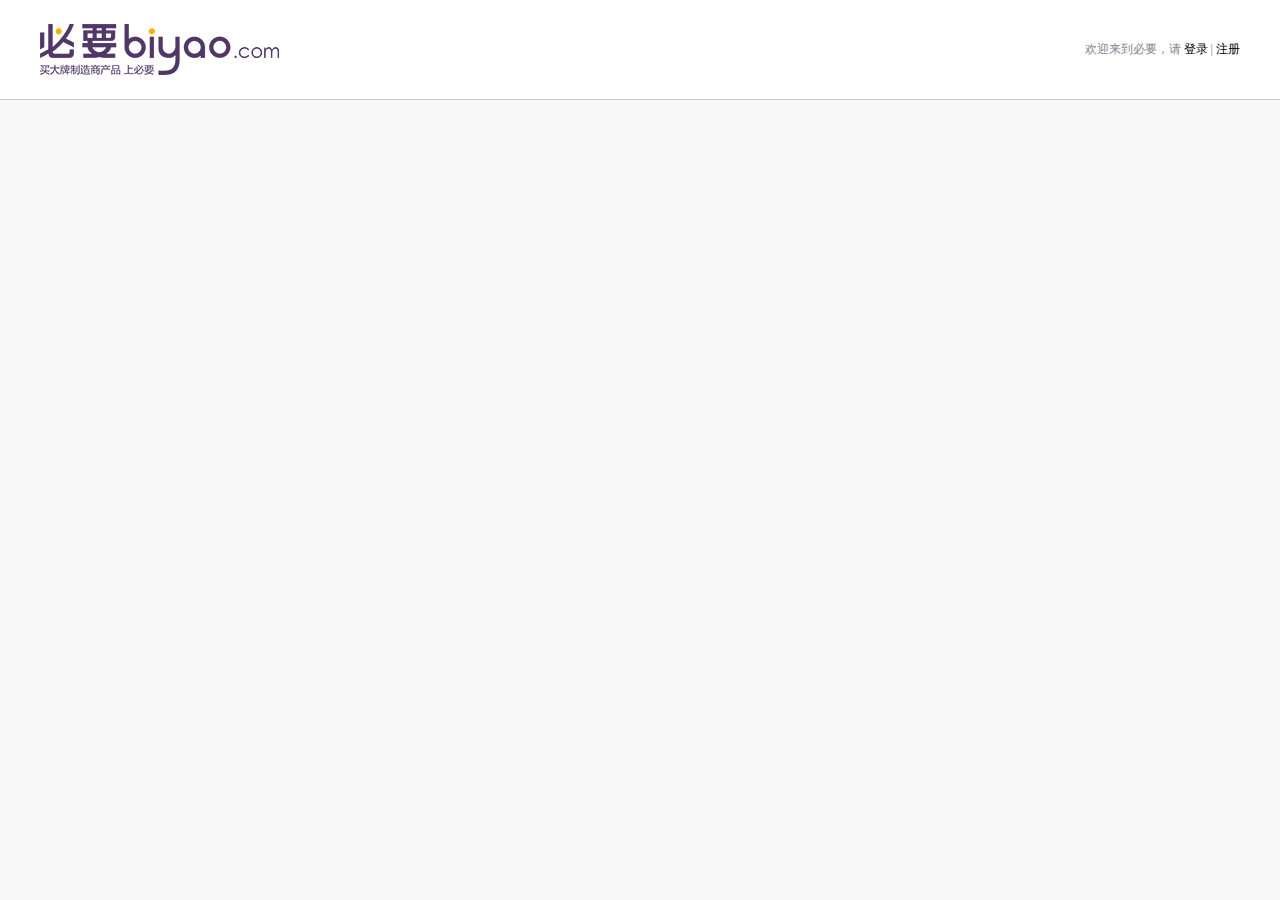
<file: login-header.html>
<!doctype html>
<html lang="en">
 <head>
  <meta charset="UTF-8">
  <meta name="Generator" content="EditPlus®">
  <meta name="Author" content="">
  <meta name="Keywords" content="">
  <meta name="Description" content="">
  <title>头部</title>
	<link rel="stylesheet" href="css/base.css">
	 <link rel="stylesheet" href="css/login-header.css">
 </head>
 <body>
		<div  class="account-header">
			<!--头部区域-->
			<div>
				<a class="lt" href="index.html"></a>
				<p class="rt">
					欢迎来到必要，请
					<span class="account-login"><a href="login.html">登录</a></span>
					|
					<span class="account-regist"><a href="regist.html">注册</a></span>
				</p>
			</div>
		</div>
 </body>
</html>
</file>
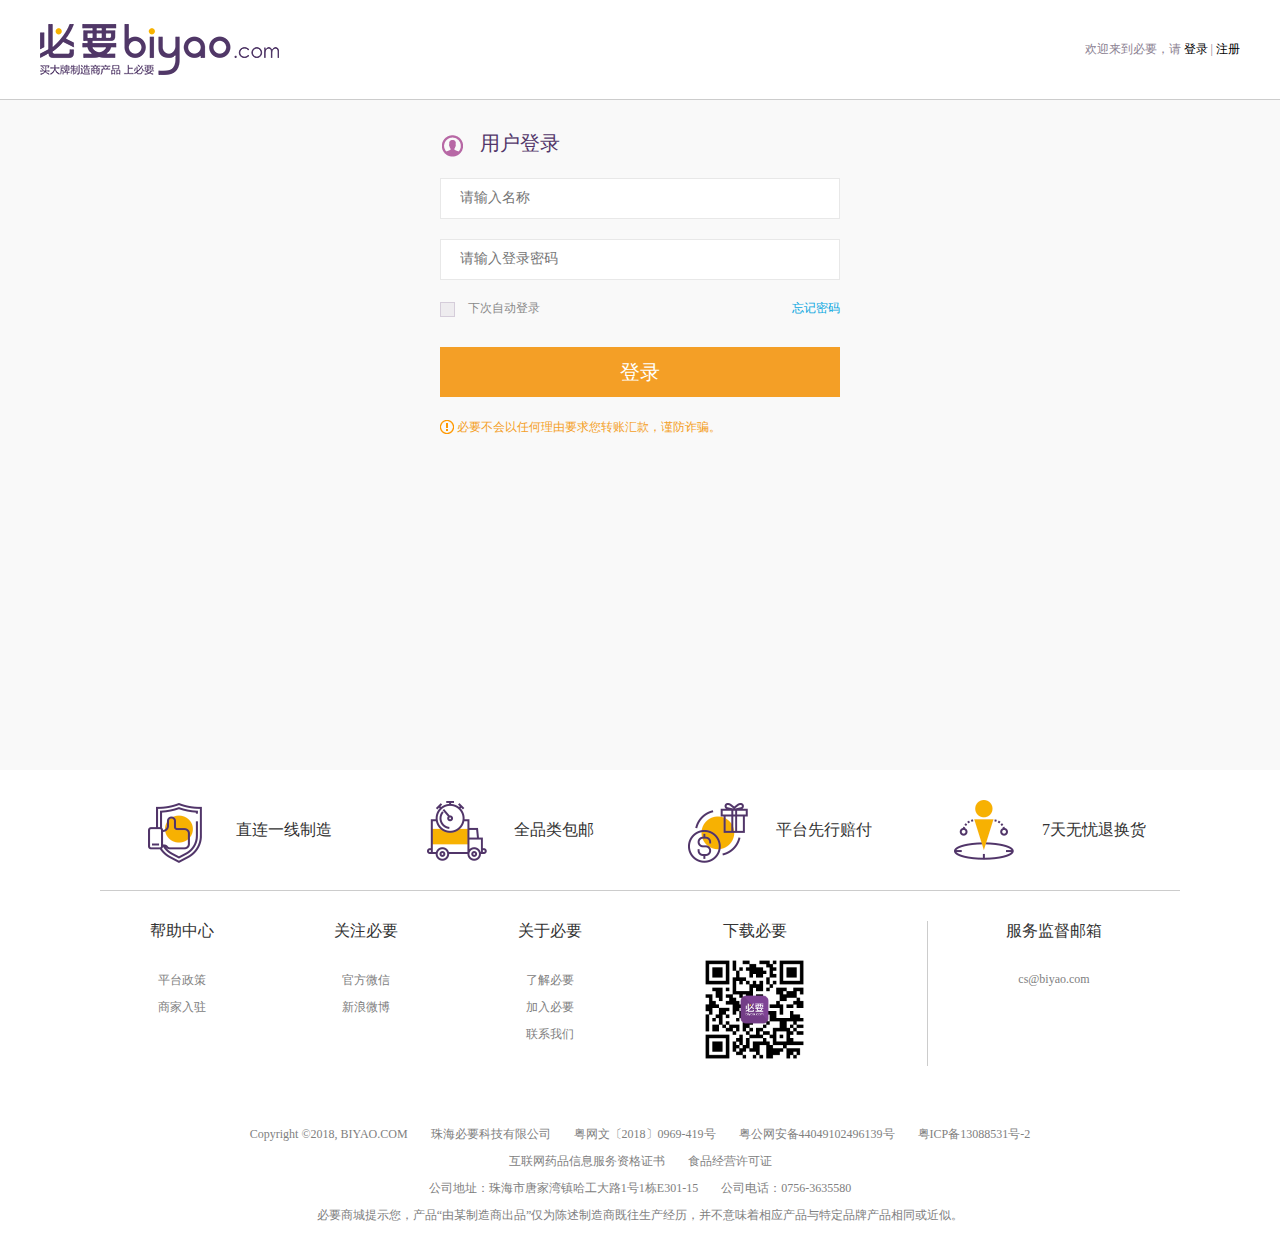
<file: login.html>
<!doctype html>
<html lang="en">
 <head>
  <meta charset="UTF-8">
  <meta name="Generator" content="EditPlus®">
  <meta name="Author" content="">
  <meta name="Keywords" content="">
  <meta name="Description" content="">
  <title>登录页面</title>
  <link rel="stylesheet" href="css/base.css">
  <link rel="stylesheet" href="css/login-cont.css">
 </head>
 <body>

  <div id="header"></div>
  <!--登录区域 -->
  <!--<form action="" id="login">-->
      <div class="account-main">
           <h4 class="account-title">
            <b></b>
            用户登录
           </h4>
           <ul class="pwd-login">
            <li>
                <input type="text" name="uname" id="uname" autocomplete="new-password"
                       placeholder="请输入名称" maxlength="11" class="input-error">
                <i class="account-error">请输入名称</i>
            </li>
            <li>
                <input type="password" name="upwd" id="upwd" autocomplete="new-password"
                       placeholder="请输入登录密码" maxlength="32" class="input-error">
                <i class="account-error">请输入登录密码</i>
            </li>
            <li class="login-auto">
                <span>
                    <b></b>
                    下次自动登录
                </span>
                <a  class="rt" href="#">忘记密码</a>
            </li>
            <!--绑定登录按钮事件   -->
            <li  class="account-btn">登录</li>
           </ul>
           <p class="biyao-caution">
               <img src="img/refundtip.png" alt="">
               必要不会以任何理由要求您转账汇款，谨防诈骗。
           </p>
      </div>
  <!--</form>-->
  <div id="footer"></div>

 <script src="js/jquery-1.11.3.js"></script>
 <script src="js/ajax.js"></script>
 <script src="js/login-header.js"></script>
 <script src="js/footer.js"></script>
 <script src="js/login.js"></script>

 </body>
</html>
</file>
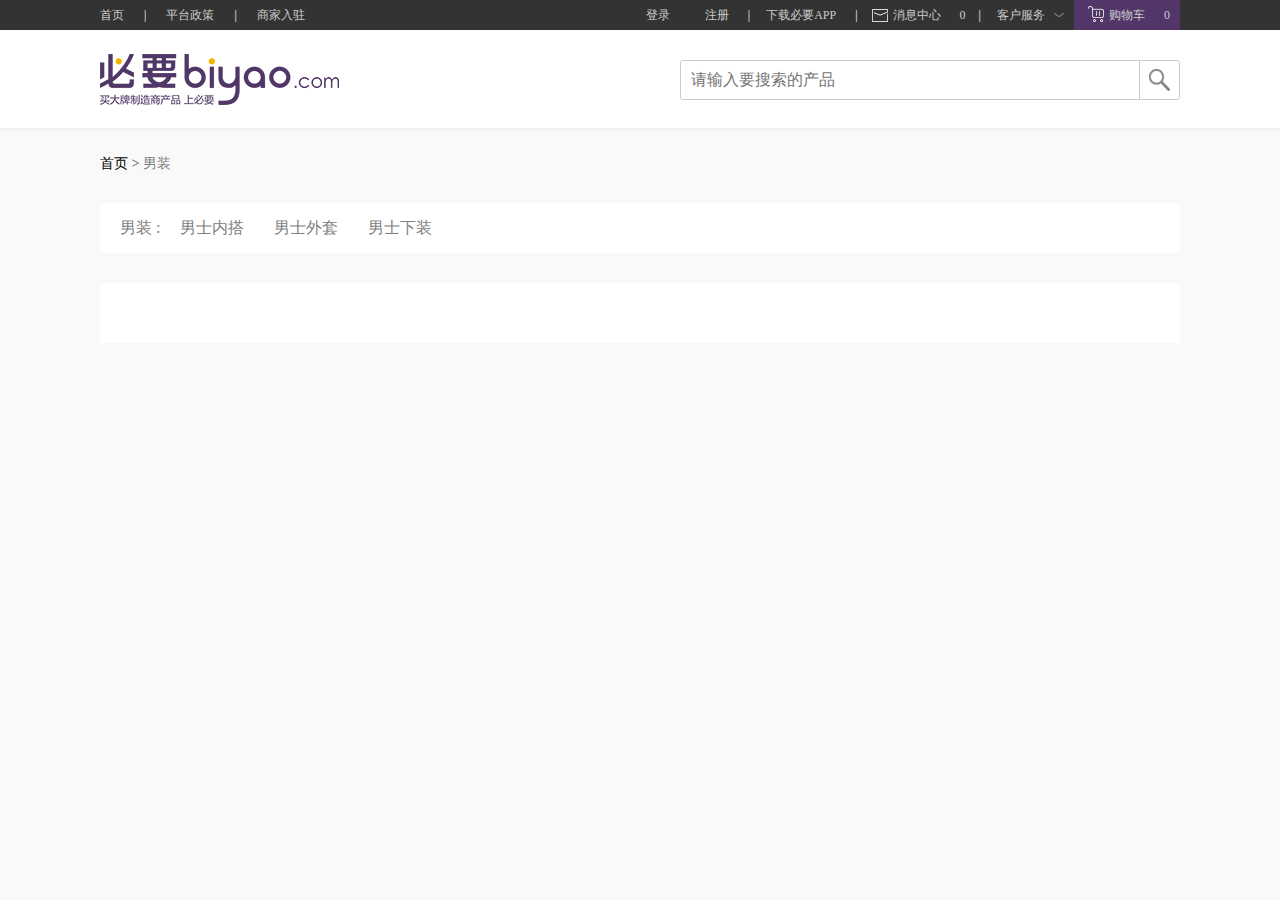
<file: product.html>
<!DOCTYPE html>
<html lang="en">
<head>
    <meta charset="UTF-8">
    <title>商品列表</title>
    <link rel="stylesheet" href="css/base.css">
    <link rel="stylesheet" href="css/product.css">
    <style>

    </style>
</head>
<body>
    <div id="header"></div>
    <!--面包屑-->
    <div class="bread">
        <a href="#">首页</a>
        <span>
            <b>&gt;</b>
            男装
        </span>
    </div>
    <!--分类栏-->
    <div class="cateBread">
        <span>男装 :</span>
        <ul>
            <li>男士内搭</li>
            <li>男士外套</li>
            <li>男士下装</li>
        </ul>
    </div>
    <!--类目商品列表-->
    <div class="category-cont">
        <!--<p>T恤</p>-->
        <ul class="category-list clear" id="f1">
            <!--<li>-->
                <!--<a href="#">-->
                    <!--<i><img src="pic/man/1.jpg" alt=""></i>-->
                    <!--<b>新品</b>-->
                    <!--<dl>-->
                        <!--<dt>50S婴儿级无感印花纯棉T恤</dt>-->
                        <!--<dd>¥99</dd>-->
                    <!--</dl>-->
                <!--</a>-->

            <!--</li>-->
            <!--<li>-->
                <!--<a href="#">-->
                    <!--<i><img src="pic/man/2.jpg" alt=""></i>-->
                    <!--<b>新品</b>-->
                    <!--<dl>-->
                        <!--<dt>50S婴儿级无感印花纯棉T恤</dt>-->
                        <!--<dd>¥99</dd>-->
                    <!--</dl>-->
                <!--</a>-->
            <!--</li>-->
            <!--<li>-->
                <!--<a href="#">-->
                    <!--<i><img src="pic/man/3.jpg" alt=""></i>-->
                    <!--<b>新品</b>-->
                    <!--<dl>-->
                        <!--<dt>50S婴儿级无感印花纯棉T恤</dt>-->
                        <!--<dd>¥99</dd>-->
                    <!--</dl>-->
                <!--</a>-->
            <!--</li>-->
            <!--<li>-->
                <!--<a href="#">-->
                    <!--<i><img src="pic/man/4.jpg" alt=""></i>-->
                    <!--<b>新品</b>-->
                    <!--<dl>-->
                        <!--<dt>50S婴儿级无感印花纯棉T恤</dt>-->
                        <!--<dd>¥99</dd>-->
                    <!--</dl>-->
                <!--</a>-->
            <!--</li>-->
            <!--<li>-->
                <!--<a href="#">-->
                    <!--<i><img src="pic/man/5.jpg" alt=""></i>-->
                    <!--<b>新品</b>-->
                    <!--<dl>-->
                        <!--<dt>50S婴儿级无感印花纯棉T恤</dt>-->
                        <!--<dd>¥99</dd>-->
                    <!--</dl>-->
                <!--</a>-->

            <!--</li>-->
            <!--<li>-->
                <!--<a href="#">-->
                    <!--<i><img src="pic/man/6.jpg" alt=""></i>-->
                    <!--<b>新品</b>-->
                    <!--<dl>-->
                        <!--<dt>50S婴儿级无感印花纯棉T恤</dt>-->
                        <!--<dd>¥99</dd>-->
                    <!--</dl>-->
                <!--</a>-->
            <!--</li>-->
            <!--<li>-->
                <!--<a href="#">-->
                    <!--<i><img src="pic/man/7.jpg" alt=""></i>-->
                    <!--<b>新品</b>-->
                    <!--<dl>-->
                        <!--<dt>50S婴儿级无感印花纯棉T恤</dt>-->
                        <!--<dd>¥99</dd>-->
                    <!--</dl>-->
                <!--</a>-->
            <!--</li>-->
            <!--<li>-->
                <!--<a href="#">-->
                    <!--<i><img src="pic/man/8.jpg" alt=""></i>-->
                    <!--<b>新品</b>-->
                    <!--<dl>-->
                        <!--<dt>50S婴儿级无感印花纯棉T恤</dt>-->
                        <!--<dd>¥99</dd>-->
                    <!--</dl>-->
                <!--</a>-->
            <!--</li>-->
            <!--<li>-->
                <!--<a href="#">-->
                    <!--<i><img src="pic/man/9.jpg" alt=""></i>-->
                    <!--<b>新品</b>-->
                    <!--<dl>-->
                        <!--<dt>50S婴儿级无感印花纯棉T恤</dt>-->
                        <!--<dd>¥99</dd>-->
                    <!--</dl>-->
                <!--</a>-->

            <!--</li>-->
            <!--<li>-->
                <!--<a href="#">-->
                    <!--<i><img src="pic/man/10.jpg" alt=""></i>-->
                    <!--<b>新品</b>-->
                    <!--<dl>-->
                        <!--<dt>50S婴儿级无感印花纯棉T恤</dt>-->
                        <!--<dd>¥99</dd>-->
                    <!--</dl>-->
                <!--</a>-->
            <!--</li>-->
            <!--<li>-->
                <!--<a href="#">-->
                    <!--<i><img src="pic/man/11.jpg" alt=""></i>-->
                    <!--<b>新品</b>-->
                    <!--<dl>-->
                        <!--<dt>50S婴儿级无感印花纯棉T恤</dt>-->
                        <!--<dd>¥99</dd>-->
                    <!--</dl>-->
                <!--</a>-->
            <!--</li>-->
            <!--<li>-->
                <!--<a href="#">-->
                    <!--<i><img src="pic/man/12.jpg" alt=""></i>-->
                    <!--<b>新品</b>-->
                    <!--<dl>-->
                        <!--<dt>50S婴儿级无感印花纯棉T恤</dt>-->
                        <!--<dd>¥99</dd>-->
                    <!--</dl>-->
                <!--</a>-->
            <!--</li>-->
            <!--<li>-->
                <!--<a href="#">-->
                    <!--<i><img src="pic/man/13.jpg" alt=""></i>-->
                    <!--<b>新品</b>-->
                    <!--<dl>-->
                        <!--<dt>50S婴儿级无感印花纯棉T恤</dt>-->
                        <!--<dd>¥99</dd>-->
                    <!--</dl>-->
                <!--</a>-->

            <!--</li>-->
            <!--<li>-->
                <!--<a href="#">-->
                    <!--<i><img src="pic/man/14.jpg" alt=""></i>-->
                    <!--<b>新品</b>-->
                    <!--<dl>-->
                        <!--<dt>50S婴儿级无感印花纯棉T恤</dt>-->
                        <!--<dd>¥99</dd>-->
                    <!--</dl>-->
                <!--</a>-->
            <!--</li>-->
            <!--<li>-->
                <!--<a href="#">-->
                    <!--<i><img src="pic/man/15.jpg" alt=""></i>-->
                    <!--<b>新品</b>-->
                    <!--<dl>-->
                        <!--<dt>50S婴儿级无感印花纯棉T恤</dt>-->
                        <!--<dd>¥99</dd>-->
                    <!--</dl>-->
                <!--</a>-->
            <!--</li>-->
            <!--<li>-->
                <!--<a href="#">-->
                    <!--<i><img src="pic/man/16.jpg" alt=""></i>-->
                    <!--<b>新品</b>-->
                    <!--<dl>-->
                        <!--<dt>50S婴儿级无感印花纯棉T恤</dt>-->
                        <!--<dd>¥99</dd>-->
                    <!--</dl>-->
                <!--</a>-->
            <!--</li>-->
            <!--<li>-->
                <!--<a href="#">-->
                    <!--<i><img src="pic/man/17.jpg" alt=""></i>-->
                    <!--<b>新品</b>-->
                    <!--<dl>-->
                        <!--<dt>50S婴儿级无感印花纯棉T恤</dt>-->
                        <!--<dd>¥99</dd>-->
                    <!--</dl>-->
                <!--</a>-->

            <!--</li>-->
            <!--<li>-->
                <!--<a href="#">-->
                    <!--<i><img src="pic/man/18.jpg" alt=""></i>-->
                    <!--<b>新品</b>-->
                    <!--<dl>-->
                        <!--<dt>50S婴儿级无感印花纯棉T恤</dt>-->
                        <!--<dd>¥99</dd>-->
                    <!--</dl>-->
                <!--</a>-->
            <!--</li>-->
            <!--<li>-->
                <!--<a href="#">-->
                    <!--<i><img src="pic/man/19.jpg" alt=""></i>-->
                    <!--<b>新品</b>-->
                    <!--<dl>-->
                        <!--<dt>50S婴儿级无感印花纯棉T恤</dt>-->
                        <!--<dd>¥99</dd>-->
                    <!--</dl>-->
                <!--</a>-->
            <!--</li>-->
            <!--<li>-->
                <!--<a href="#">-->
                    <!--<i><img src="pic/man/20.jpg" alt=""></i>-->
                    <!--<b>新品</b>-->
                    <!--<dl>-->
                        <!--<dt>50S婴儿级无感印花纯棉T恤</dt>-->
                        <!--<dd>¥99</dd>-->
                    <!--</dl>-->
                <!--</a>-->
            <!--</li>-->
        </ul>
        <!--<p>衬衫</p>-->
        <ul class="category-list clear" id="f2">
            <!--<li>-->
            <!--<a href="#">-->
            <!--<i><img src="pic/man/1.jpg" alt=""></i>-->
            <!--<b>新品</b>-->
            <!--<dl>-->
            <!--<dt>50S婴儿级无感印花纯棉T恤</dt>-->
            <!--<dd>¥99</dd>-->
            <!--</dl>-->
            <!--</a>-->

            <!--</li>-->
            <!--<li>-->
            <!--<a href="#">-->
            <!--<i><img src="pic/man/2.jpg" alt=""></i>-->
            <!--<b>新品</b>-->
            <!--<dl>-->
            <!--<dt>50S婴儿级无感印花纯棉T恤</dt>-->
            <!--<dd>¥99</dd>-->
            <!--</dl>-->
            <!--</a>-->
            <!--</li>-->
            <!--<li>-->
            <!--<a href="#">-->
            <!--<i><img src="pic/man/3.jpg" alt=""></i>-->
            <!--<b>新品</b>-->
            <!--<dl>-->
            <!--<dt>50S婴儿级无感印花纯棉T恤</dt>-->
            <!--<dd>¥99</dd>-->
            <!--</dl>-->
            <!--</a>-->
            <!--</li>-->
            <!--<li>-->
            <!--<a href="#">-->
            <!--<i><img src="pic/man/4.jpg" alt=""></i>-->
            <!--<b>新品</b>-->
            <!--<dl>-->
            <!--<dt>50S婴儿级无感印花纯棉T恤</dt>-->
            <!--<dd>¥99</dd>-->
            <!--</dl>-->
            <!--</a>-->
            <!--</li>-->
            <!--<li>-->
            <!--<a href="#">-->
            <!--<i><img src="pic/man/5.jpg" alt=""></i>-->
            <!--<b>新品</b>-->
            <!--<dl>-->
            <!--<dt>50S婴儿级无感印花纯棉T恤</dt>-->
            <!--<dd>¥99</dd>-->
            <!--</dl>-->
            <!--</a>-->

            <!--</li>-->
            <!--<li>-->
            <!--<a href="#">-->
            <!--<i><img src="pic/man/6.jpg" alt=""></i>-->
            <!--<b>新品</b>-->
            <!--<dl>-->
            <!--<dt>50S婴儿级无感印花纯棉T恤</dt>-->
            <!--<dd>¥99</dd>-->
            <!--</dl>-->
            <!--</a>-->
            <!--</li>-->
            <!--<li>-->
            <!--<a href="#">-->
            <!--<i><img src="pic/man/7.jpg" alt=""></i>-->
            <!--<b>新品</b>-->
            <!--<dl>-->
            <!--<dt>50S婴儿级无感印花纯棉T恤</dt>-->
            <!--<dd>¥99</dd>-->
            <!--</dl>-->
            <!--</a>-->
            <!--</li>-->
            <!--<li>-->
            <!--<a href="#">-->
            <!--<i><img src="pic/man/8.jpg" alt=""></i>-->
            <!--<b>新品</b>-->
            <!--<dl>-->
            <!--<dt>50S婴儿级无感印花纯棉T恤</dt>-->
            <!--<dd>¥99</dd>-->
            <!--</dl>-->
            <!--</a>-->
            <!--</li>-->
            <!--<li>-->
            <!--<a href="#">-->
            <!--<i><img src="pic/man/9.jpg" alt=""></i>-->
            <!--<b>新品</b>-->
            <!--<dl>-->
            <!--<dt>50S婴儿级无感印花纯棉T恤</dt>-->
            <!--<dd>¥99</dd>-->
            <!--</dl>-->
            <!--</a>-->

            <!--</li>-->
            <!--<li>-->
            <!--<a href="#">-->
            <!--<i><img src="pic/man/10.jpg" alt=""></i>-->
            <!--<b>新品</b>-->
            <!--<dl>-->
            <!--<dt>50S婴儿级无感印花纯棉T恤</dt>-->
            <!--<dd>¥99</dd>-->
            <!--</dl>-->
            <!--</a>-->
            <!--</li>-->
            <!--<li>-->
            <!--<a href="#">-->
            <!--<i><img src="pic/man/11.jpg" alt=""></i>-->
            <!--<b>新品</b>-->
            <!--<dl>-->
            <!--<dt>50S婴儿级无感印花纯棉T恤</dt>-->
            <!--<dd>¥99</dd>-->
            <!--</dl>-->
            <!--</a>-->
            <!--</li>-->
            <!--<li>-->
            <!--<a href="#">-->
            <!--<i><img src="pic/man/12.jpg" alt=""></i>-->
            <!--<b>新品</b>-->
            <!--<dl>-->
            <!--<dt>50S婴儿级无感印花纯棉T恤</dt>-->
            <!--<dd>¥99</dd>-->
            <!--</dl>-->
            <!--</a>-->
            <!--</li>-->
            <!--<li>-->
            <!--<a href="#">-->
            <!--<i><img src="pic/man/13.jpg" alt=""></i>-->
            <!--<b>新品</b>-->
            <!--<dl>-->
            <!--<dt>50S婴儿级无感印花纯棉T恤</dt>-->
            <!--<dd>¥99</dd>-->
            <!--</dl>-->
            <!--</a>-->

            <!--</li>-->
            <!--<li>-->
            <!--<a href="#">-->
            <!--<i><img src="pic/man/14.jpg" alt=""></i>-->
            <!--<b>新品</b>-->
            <!--<dl>-->
            <!--<dt>50S婴儿级无感印花纯棉T恤</dt>-->
            <!--<dd>¥99</dd>-->
            <!--</dl>-->
            <!--</a>-->
            <!--</li>-->
            <!--<li>-->
            <!--<a href="#">-->
            <!--<i><img src="pic/man/15.jpg" alt=""></i>-->
            <!--<b>新品</b>-->
            <!--<dl>-->
            <!--<dt>50S婴儿级无感印花纯棉T恤</dt>-->
            <!--<dd>¥99</dd>-->
            <!--</dl>-->
            <!--</a>-->
            <!--</li>-->
            <!--<li>-->
            <!--<a href="#">-->
            <!--<i><img src="pic/man/16.jpg" alt=""></i>-->
            <!--<b>新品</b>-->
            <!--<dl>-->
            <!--<dt>50S婴儿级无感印花纯棉T恤</dt>-->
            <!--<dd>¥99</dd>-->
            <!--</dl>-->
            <!--</a>-->
            <!--</li>-->
            <!--<li>-->
            <!--<a href="#">-->
            <!--<i><img src="pic/man/17.jpg" alt=""></i>-->
            <!--<b>新品</b>-->
            <!--<dl>-->
            <!--<dt>50S婴儿级无感印花纯棉T恤</dt>-->
            <!--<dd>¥99</dd>-->
            <!--</dl>-->
            <!--</a>-->

            <!--</li>-->
            <!--<li>-->
            <!--<a href="#">-->
            <!--<i><img src="pic/man/18.jpg" alt=""></i>-->
            <!--<b>新品</b>-->
            <!--<dl>-->
            <!--<dt>50S婴儿级无感印花纯棉T恤</dt>-->
            <!--<dd>¥99</dd>-->
            <!--</dl>-->
            <!--</a>-->
            <!--</li>-->
            <!--<li>-->
            <!--<a href="#">-->
            <!--<i><img src="pic/man/19.jpg" alt=""></i>-->
            <!--<b>新品</b>-->
            <!--<dl>-->
            <!--<dt>50S婴儿级无感印花纯棉T恤</dt>-->
            <!--<dd>¥99</dd>-->
            <!--</dl>-->
            <!--</a>-->
            <!--</li>-->
            <!--<li>-->
            <!--<a href="#">-->
            <!--<i><img src="pic/man/20.jpg" alt=""></i>-->
            <!--<b>新品</b>-->
            <!--<dl>-->
            <!--<dt>50S婴儿级无感印花纯棉T恤</dt>-->
            <!--<dd>¥99</dd>-->
            <!--</dl>-->
            <!--</a>-->
            <!--</li>-->
        </ul>
        <!--<p>POLO衫</p>-->
        <ul class="category-list clear" id="f3">
            <!--<li>-->
            <!--<a href="#">-->
            <!--<i><img src="pic/man/1.jpg" alt=""></i>-->
            <!--<b>新品</b>-->
            <!--<dl>-->
            <!--<dt>50S婴儿级无感印花纯棉T恤</dt>-->
            <!--<dd>¥99</dd>-->
            <!--</dl>-->
            <!--</a>-->

            <!--</li>-->
            <!--<li>-->
            <!--<a href="#">-->
            <!--<i><img src="pic/man/2.jpg" alt=""></i>-->
            <!--<b>新品</b>-->
            <!--<dl>-->
            <!--<dt>50S婴儿级无感印花纯棉T恤</dt>-->
            <!--<dd>¥99</dd>-->
            <!--</dl>-->
            <!--</a>-->
            <!--</li>-->
            <!--<li>-->
            <!--<a href="#">-->
            <!--<i><img src="pic/man/3.jpg" alt=""></i>-->
            <!--<b>新品</b>-->
            <!--<dl>-->
            <!--<dt>50S婴儿级无感印花纯棉T恤</dt>-->
            <!--<dd>¥99</dd>-->
            <!--</dl>-->
            <!--</a>-->
            <!--</li>-->
            <!--<li>-->
            <!--<a href="#">-->
            <!--<i><img src="pic/man/4.jpg" alt=""></i>-->
            <!--<b>新品</b>-->
            <!--<dl>-->
            <!--<dt>50S婴儿级无感印花纯棉T恤</dt>-->
            <!--<dd>¥99</dd>-->
            <!--</dl>-->
            <!--</a>-->
            <!--</li>-->
            <!--<li>-->
            <!--<a href="#">-->
            <!--<i><img src="pic/man/5.jpg" alt=""></i>-->
            <!--<b>新品</b>-->
            <!--<dl>-->
            <!--<dt>50S婴儿级无感印花纯棉T恤</dt>-->
            <!--<dd>¥99</dd>-->
            <!--</dl>-->
            <!--</a>-->

            <!--</li>-->
            <!--<li>-->
            <!--<a href="#">-->
            <!--<i><img src="pic/man/6.jpg" alt=""></i>-->
            <!--<b>新品</b>-->
            <!--<dl>-->
            <!--<dt>50S婴儿级无感印花纯棉T恤</dt>-->
            <!--<dd>¥99</dd>-->
            <!--</dl>-->
            <!--</a>-->
            <!--</li>-->
            <!--<li>-->
            <!--<a href="#">-->
            <!--<i><img src="pic/man/7.jpg" alt=""></i>-->
            <!--<b>新品</b>-->
            <!--<dl>-->
            <!--<dt>50S婴儿级无感印花纯棉T恤</dt>-->
            <!--<dd>¥99</dd>-->
            <!--</dl>-->
            <!--</a>-->
            <!--</li>-->
            <!--<li>-->
            <!--<a href="#">-->
            <!--<i><img src="pic/man/8.jpg" alt=""></i>-->
            <!--<b>新品</b>-->
            <!--<dl>-->
            <!--<dt>50S婴儿级无感印花纯棉T恤</dt>-->
            <!--<dd>¥99</dd>-->
            <!--</dl>-->
            <!--</a>-->
            <!--</li>-->
            <!--<li>-->
            <!--<a href="#">-->
            <!--<i><img src="pic/man/9.jpg" alt=""></i>-->
            <!--<b>新品</b>-->
            <!--<dl>-->
            <!--<dt>50S婴儿级无感印花纯棉T恤</dt>-->
            <!--<dd>¥99</dd>-->
            <!--</dl>-->
            <!--</a>-->

            <!--</li>-->
            <!--<li>-->
            <!--<a href="#">-->
            <!--<i><img src="pic/man/10.jpg" alt=""></i>-->
            <!--<b>新品</b>-->
            <!--<dl>-->
            <!--<dt>50S婴儿级无感印花纯棉T恤</dt>-->
            <!--<dd>¥99</dd>-->
            <!--</dl>-->
            <!--</a>-->
            <!--</li>-->
            <!--<li>-->
            <!--<a href="#">-->
            <!--<i><img src="pic/man/11.jpg" alt=""></i>-->
            <!--<b>新品</b>-->
            <!--<dl>-->
            <!--<dt>50S婴儿级无感印花纯棉T恤</dt>-->
            <!--<dd>¥99</dd>-->
            <!--</dl>-->
            <!--</a>-->
            <!--</li>-->
            <!--<li>-->
            <!--<a href="#">-->
            <!--<i><img src="pic/man/12.jpg" alt=""></i>-->
            <!--<b>新品</b>-->
            <!--<dl>-->
            <!--<dt>50S婴儿级无感印花纯棉T恤</dt>-->
            <!--<dd>¥99</dd>-->
            <!--</dl>-->
            <!--</a>-->
            <!--</li>-->
            <!--<li>-->
            <!--<a href="#">-->
            <!--<i><img src="pic/man/13.jpg" alt=""></i>-->
            <!--<b>新品</b>-->
            <!--<dl>-->
            <!--<dt>50S婴儿级无感印花纯棉T恤</dt>-->
            <!--<dd>¥99</dd>-->
            <!--</dl>-->
            <!--</a>-->

            <!--</li>-->
            <!--<li>-->
            <!--<a href="#">-->
            <!--<i><img src="pic/man/14.jpg" alt=""></i>-->
            <!--<b>新品</b>-->
            <!--<dl>-->
            <!--<dt>50S婴儿级无感印花纯棉T恤</dt>-->
            <!--<dd>¥99</dd>-->
            <!--</dl>-->
            <!--</a>-->
            <!--</li>-->
            <!--<li>-->
            <!--<a href="#">-->
            <!--<i><img src="pic/man/15.jpg" alt=""></i>-->
            <!--<b>新品</b>-->
            <!--<dl>-->
            <!--<dt>50S婴儿级无感印花纯棉T恤</dt>-->
            <!--<dd>¥99</dd>-->
            <!--</dl>-->
            <!--</a>-->
            <!--</li>-->
            <!--<li>-->
            <!--<a href="#">-->
            <!--<i><img src="pic/man/16.jpg" alt=""></i>-->
            <!--<b>新品</b>-->
            <!--<dl>-->
            <!--<dt>50S婴儿级无感印花纯棉T恤</dt>-->
            <!--<dd>¥99</dd>-->
            <!--</dl>-->
            <!--</a>-->
            <!--</li>-->
            <!--<li>-->
            <!--<a href="#">-->
            <!--<i><img src="pic/man/17.jpg" alt=""></i>-->
            <!--<b>新品</b>-->
            <!--<dl>-->
            <!--<dt>50S婴儿级无感印花纯棉T恤</dt>-->
            <!--<dd>¥99</dd>-->
            <!--</dl>-->
            <!--</a>-->

            <!--</li>-->
            <!--<li>-->
            <!--<a href="#">-->
            <!--<i><img src="pic/man/18.jpg" alt=""></i>-->
            <!--<b>新品</b>-->
            <!--<dl>-->
            <!--<dt>50S婴儿级无感印花纯棉T恤</dt>-->
            <!--<dd>¥99</dd>-->
            <!--</dl>-->
            <!--</a>-->
            <!--</li>-->
            <!--<li>-->
            <!--<a href="#">-->
            <!--<i><img src="pic/man/19.jpg" alt=""></i>-->
            <!--<b>新品</b>-->
            <!--<dl>-->
            <!--<dt>50S婴儿级无感印花纯棉T恤</dt>-->
            <!--<dd>¥99</dd>-->
            <!--</dl>-->
            <!--</a>-->
            <!--</li>-->
            <!--<li>-->
            <!--<a href="#">-->
            <!--<i><img src="pic/man/20.jpg" alt=""></i>-->
            <!--<b>新品</b>-->
            <!--<dl>-->
            <!--<dt>50S婴儿级无感印花纯棉T恤</dt>-->
            <!--<dd>¥99</dd>-->
            <!--</dl>-->
            <!--</a>-->
            <!--</li>-->
        </ul>
        <!--<p>针织衫</p>-->
        <ul class="category-list clear" id="f4">
            <!--<li>-->
            <!--<a href="#">-->
            <!--<i><img src="pic/man/1.jpg" alt=""></i>-->
            <!--<b>新品</b>-->
            <!--<dl>-->
            <!--<dt>50S婴儿级无感印花纯棉T恤</dt>-->
            <!--<dd>¥99</dd>-->
            <!--</dl>-->
            <!--</a>-->

            <!--</li>-->
            <!--<li>-->
            <!--<a href="#">-->
            <!--<i><img src="pic/man/2.jpg" alt=""></i>-->
            <!--<b>新品</b>-->
            <!--<dl>-->
            <!--<dt>50S婴儿级无感印花纯棉T恤</dt>-->
            <!--<dd>¥99</dd>-->
            <!--</dl>-->
            <!--</a>-->
            <!--</li>-->
            <!--<li>-->
            <!--<a href="#">-->
            <!--<i><img src="pic/man/3.jpg" alt=""></i>-->
            <!--<b>新品</b>-->
            <!--<dl>-->
            <!--<dt>50S婴儿级无感印花纯棉T恤</dt>-->
            <!--<dd>¥99</dd>-->
            <!--</dl>-->
            <!--</a>-->
            <!--</li>-->
            <!--<li>-->
            <!--<a href="#">-->
            <!--<i><img src="pic/man/4.jpg" alt=""></i>-->
            <!--<b>新品</b>-->
            <!--<dl>-->
            <!--<dt>50S婴儿级无感印花纯棉T恤</dt>-->
            <!--<dd>¥99</dd>-->
            <!--</dl>-->
            <!--</a>-->
            <!--</li>-->
            <!--<li>-->
            <!--<a href="#">-->
            <!--<i><img src="pic/man/5.jpg" alt=""></i>-->
            <!--<b>新品</b>-->
            <!--<dl>-->
            <!--<dt>50S婴儿级无感印花纯棉T恤</dt>-->
            <!--<dd>¥99</dd>-->
            <!--</dl>-->
            <!--</a>-->

            <!--</li>-->
            <!--<li>-->
            <!--<a href="#">-->
            <!--<i><img src="pic/man/6.jpg" alt=""></i>-->
            <!--<b>新品</b>-->
            <!--<dl>-->
            <!--<dt>50S婴儿级无感印花纯棉T恤</dt>-->
            <!--<dd>¥99</dd>-->
            <!--</dl>-->
            <!--</a>-->
            <!--</li>-->
            <!--<li>-->
            <!--<a href="#">-->
            <!--<i><img src="pic/man/7.jpg" alt=""></i>-->
            <!--<b>新品</b>-->
            <!--<dl>-->
            <!--<dt>50S婴儿级无感印花纯棉T恤</dt>-->
            <!--<dd>¥99</dd>-->
            <!--</dl>-->
            <!--</a>-->
            <!--</li>-->
            <!--<li>-->
            <!--<a href="#">-->
            <!--<i><img src="pic/man/8.jpg" alt=""></i>-->
            <!--<b>新品</b>-->
            <!--<dl>-->
            <!--<dt>50S婴儿级无感印花纯棉T恤</dt>-->
            <!--<dd>¥99</dd>-->
            <!--</dl>-->
            <!--</a>-->
            <!--</li>-->
            <!--<li>-->
            <!--<a href="#">-->
            <!--<i><img src="pic/man/9.jpg" alt=""></i>-->
            <!--<b>新品</b>-->
            <!--<dl>-->
            <!--<dt>50S婴儿级无感印花纯棉T恤</dt>-->
            <!--<dd>¥99</dd>-->
            <!--</dl>-->
            <!--</a>-->

            <!--</li>-->
            <!--<li>-->
            <!--<a href="#">-->
            <!--<i><img src="pic/man/10.jpg" alt=""></i>-->
            <!--<b>新品</b>-->
            <!--<dl>-->
            <!--<dt>50S婴儿级无感印花纯棉T恤</dt>-->
            <!--<dd>¥99</dd>-->
            <!--</dl>-->
            <!--</a>-->
            <!--</li>-->
            <!--<li>-->
            <!--<a href="#">-->
            <!--<i><img src="pic/man/11.jpg" alt=""></i>-->
            <!--<b>新品</b>-->
            <!--<dl>-->
            <!--<dt>50S婴儿级无感印花纯棉T恤</dt>-->
            <!--<dd>¥99</dd>-->
            <!--</dl>-->
            <!--</a>-->
            <!--</li>-->
            <!--<li>-->
            <!--<a href="#">-->
            <!--<i><img src="pic/man/12.jpg" alt=""></i>-->
            <!--<b>新品</b>-->
            <!--<dl>-->
            <!--<dt>50S婴儿级无感印花纯棉T恤</dt>-->
            <!--<dd>¥99</dd>-->
            <!--</dl>-->
            <!--</a>-->
            <!--</li>-->
            <!--<li>-->
            <!--<a href="#">-->
            <!--<i><img src="pic/man/13.jpg" alt=""></i>-->
            <!--<b>新品</b>-->
            <!--<dl>-->
            <!--<dt>50S婴儿级无感印花纯棉T恤</dt>-->
            <!--<dd>¥99</dd>-->
            <!--</dl>-->
            <!--</a>-->

            <!--</li>-->
            <!--<li>-->
            <!--<a href="#">-->
            <!--<i><img src="pic/man/14.jpg" alt=""></i>-->
            <!--<b>新品</b>-->
            <!--<dl>-->
            <!--<dt>50S婴儿级无感印花纯棉T恤</dt>-->
            <!--<dd>¥99</dd>-->
            <!--</dl>-->
            <!--</a>-->
            <!--</li>-->
            <!--<li>-->
            <!--<a href="#">-->
            <!--<i><img src="pic/man/15.jpg" alt=""></i>-->
            <!--<b>新品</b>-->
            <!--<dl>-->
            <!--<dt>50S婴儿级无感印花纯棉T恤</dt>-->
            <!--<dd>¥99</dd>-->
            <!--</dl>-->
            <!--</a>-->
            <!--</li>-->
            <!--<li>-->
            <!--<a href="#">-->
            <!--<i><img src="pic/man/16.jpg" alt=""></i>-->
            <!--<b>新品</b>-->
            <!--<dl>-->
            <!--<dt>50S婴儿级无感印花纯棉T恤</dt>-->
            <!--<dd>¥99</dd>-->
            <!--</dl>-->
            <!--</a>-->
            <!--</li>-->
            <!--<li>-->
            <!--<a href="#">-->
            <!--<i><img src="pic/man/17.jpg" alt=""></i>-->
            <!--<b>新品</b>-->
            <!--<dl>-->
            <!--<dt>50S婴儿级无感印花纯棉T恤</dt>-->
            <!--<dd>¥99</dd>-->
            <!--</dl>-->
            <!--</a>-->

            <!--</li>-->
            <!--<li>-->
            <!--<a href="#">-->
            <!--<i><img src="pic/man/18.jpg" alt=""></i>-->
            <!--<b>新品</b>-->
            <!--<dl>-->
            <!--<dt>50S婴儿级无感印花纯棉T恤</dt>-->
            <!--<dd>¥99</dd>-->
            <!--</dl>-->
            <!--</a>-->
            <!--</li>-->
            <!--<li>-->
            <!--<a href="#">-->
            <!--<i><img src="pic/man/19.jpg" alt=""></i>-->
            <!--<b>新品</b>-->
            <!--<dl>-->
            <!--<dt>50S婴儿级无感印花纯棉T恤</dt>-->
            <!--<dd>¥99</dd>-->
            <!--</dl>-->
            <!--</a>-->
            <!--</li>-->
            <!--<li>-->
            <!--<a href="#">-->
            <!--<i><img src="pic/man/20.jpg" alt=""></i>-->
            <!--<b>新品</b>-->
            <!--<dl>-->
            <!--<dt>50S婴儿级无感印花纯棉T恤</dt>-->
            <!--<dd>¥99</dd>-->
            <!--</dl>-->
            <!--</a>-->
            <!--</li>-->
        </ul>
        <!--<p>卫衣</p>-->
        <ul class="category-list clear" id="f5">
            <!--<li>-->
            <!--<a href="#">-->
            <!--<i><img src="pic/man/1.jpg" alt=""></i>-->
            <!--<b>新品</b>-->
            <!--<dl>-->
            <!--<dt>50S婴儿级无感印花纯棉T恤</dt>-->
            <!--<dd>¥99</dd>-->
            <!--</dl>-->
            <!--</a>-->

            <!--</li>-->
            <!--<li>-->
            <!--<a href="#">-->
            <!--<i><img src="pic/man/2.jpg" alt=""></i>-->
            <!--<b>新品</b>-->
            <!--<dl>-->
            <!--<dt>50S婴儿级无感印花纯棉T恤</dt>-->
            <!--<dd>¥99</dd>-->
            <!--</dl>-->
            <!--</a>-->
            <!--</li>-->
            <!--<li>-->
            <!--<a href="#">-->
            <!--<i><img src="pic/man/3.jpg" alt=""></i>-->
            <!--<b>新品</b>-->
            <!--<dl>-->
            <!--<dt>50S婴儿级无感印花纯棉T恤</dt>-->
            <!--<dd>¥99</dd>-->
            <!--</dl>-->
            <!--</a>-->
            <!--</li>-->
            <!--<li>-->
            <!--<a href="#">-->
            <!--<i><img src="pic/man/4.jpg" alt=""></i>-->
            <!--<b>新品</b>-->
            <!--<dl>-->
            <!--<dt>50S婴儿级无感印花纯棉T恤</dt>-->
            <!--<dd>¥99</dd>-->
            <!--</dl>-->
            <!--</a>-->
            <!--</li>-->
            <!--<li>-->
            <!--<a href="#">-->
            <!--<i><img src="pic/man/5.jpg" alt=""></i>-->
            <!--<b>新品</b>-->
            <!--<dl>-->
            <!--<dt>50S婴儿级无感印花纯棉T恤</dt>-->
            <!--<dd>¥99</dd>-->
            <!--</dl>-->
            <!--</a>-->

            <!--</li>-->
            <!--<li>-->
            <!--<a href="#">-->
            <!--<i><img src="pic/man/6.jpg" alt=""></i>-->
            <!--<b>新品</b>-->
            <!--<dl>-->
            <!--<dt>50S婴儿级无感印花纯棉T恤</dt>-->
            <!--<dd>¥99</dd>-->
            <!--</dl>-->
            <!--</a>-->
            <!--</li>-->
            <!--<li>-->
            <!--<a href="#">-->
            <!--<i><img src="pic/man/7.jpg" alt=""></i>-->
            <!--<b>新品</b>-->
            <!--<dl>-->
            <!--<dt>50S婴儿级无感印花纯棉T恤</dt>-->
            <!--<dd>¥99</dd>-->
            <!--</dl>-->
            <!--</a>-->
            <!--</li>-->
            <!--<li>-->
            <!--<a href="#">-->
            <!--<i><img src="pic/man/8.jpg" alt=""></i>-->
            <!--<b>新品</b>-->
            <!--<dl>-->
            <!--<dt>50S婴儿级无感印花纯棉T恤</dt>-->
            <!--<dd>¥99</dd>-->
            <!--</dl>-->
            <!--</a>-->
            <!--</li>-->
            <!--<li>-->
            <!--<a href="#">-->
            <!--<i><img src="pic/man/9.jpg" alt=""></i>-->
            <!--<b>新品</b>-->
            <!--<dl>-->
            <!--<dt>50S婴儿级无感印花纯棉T恤</dt>-->
            <!--<dd>¥99</dd>-->
            <!--</dl>-->
            <!--</a>-->

            <!--</li>-->
            <!--<li>-->
            <!--<a href="#">-->
            <!--<i><img src="pic/man/10.jpg" alt=""></i>-->
            <!--<b>新品</b>-->
            <!--<dl>-->
            <!--<dt>50S婴儿级无感印花纯棉T恤</dt>-->
            <!--<dd>¥99</dd>-->
            <!--</dl>-->
            <!--</a>-->
            <!--</li>-->
            <!--<li>-->
            <!--<a href="#">-->
            <!--<i><img src="pic/man/11.jpg" alt=""></i>-->
            <!--<b>新品</b>-->
            <!--<dl>-->
            <!--<dt>50S婴儿级无感印花纯棉T恤</dt>-->
            <!--<dd>¥99</dd>-->
            <!--</dl>-->
            <!--</a>-->
            <!--</li>-->
            <!--<li>-->
            <!--<a href="#">-->
            <!--<i><img src="pic/man/12.jpg" alt=""></i>-->
            <!--<b>新品</b>-->
            <!--<dl>-->
            <!--<dt>50S婴儿级无感印花纯棉T恤</dt>-->
            <!--<dd>¥99</dd>-->
            <!--</dl>-->
            <!--</a>-->
            <!--</li>-->
            <!--<li>-->
            <!--<a href="#">-->
            <!--<i><img src="pic/man/13.jpg" alt=""></i>-->
            <!--<b>新品</b>-->
            <!--<dl>-->
            <!--<dt>50S婴儿级无感印花纯棉T恤</dt>-->
            <!--<dd>¥99</dd>-->
            <!--</dl>-->
            <!--</a>-->

            <!--</li>-->
            <!--<li>-->
            <!--<a href="#">-->
            <!--<i><img src="pic/man/14.jpg" alt=""></i>-->
            <!--<b>新品</b>-->
            <!--<dl>-->
            <!--<dt>50S婴儿级无感印花纯棉T恤</dt>-->
            <!--<dd>¥99</dd>-->
            <!--</dl>-->
            <!--</a>-->
            <!--</li>-->
            <!--<li>-->
            <!--<a href="#">-->
            <!--<i><img src="pic/man/15.jpg" alt=""></i>-->
            <!--<b>新品</b>-->
            <!--<dl>-->
            <!--<dt>50S婴儿级无感印花纯棉T恤</dt>-->
            <!--<dd>¥99</dd>-->
            <!--</dl>-->
            <!--</a>-->
            <!--</li>-->
            <!--<li>-->
            <!--<a href="#">-->
            <!--<i><img src="pic/man/16.jpg" alt=""></i>-->
            <!--<b>新品</b>-->
            <!--<dl>-->
            <!--<dt>50S婴儿级无感印花纯棉T恤</dt>-->
            <!--<dd>¥99</dd>-->
            <!--</dl>-->
            <!--</a>-->
            <!--</li>-->
            <!--<li>-->
            <!--<a href="#">-->
            <!--<i><img src="pic/man/17.jpg" alt=""></i>-->
            <!--<b>新品</b>-->
            <!--<dl>-->
            <!--<dt>50S婴儿级无感印花纯棉T恤</dt>-->
            <!--<dd>¥99</dd>-->
            <!--</dl>-->
            <!--</a>-->

            <!--</li>-->
            <!--<li>-->
            <!--<a href="#">-->
            <!--<i><img src="pic/man/18.jpg" alt=""></i>-->
            <!--<b>新品</b>-->
            <!--<dl>-->
            <!--<dt>50S婴儿级无感印花纯棉T恤</dt>-->
            <!--<dd>¥99</dd>-->
            <!--</dl>-->
            <!--</a>-->
            <!--</li>-->
            <!--<li>-->
            <!--<a href="#">-->
            <!--<i><img src="pic/man/19.jpg" alt=""></i>-->
            <!--<b>新品</b>-->
            <!--<dl>-->
            <!--<dt>50S婴儿级无感印花纯棉T恤</dt>-->
            <!--<dd>¥99</dd>-->
            <!--</dl>-->
            <!--</a>-->
            <!--</li>-->
            <!--<li>-->
            <!--<a href="#">-->
            <!--<i><img src="pic/man/20.jpg" alt=""></i>-->
            <!--<b>新品</b>-->
            <!--<dl>-->
            <!--<dt>50S婴儿级无感印花纯棉T恤</dt>-->
            <!--<dd>¥99</dd>-->
            <!--</dl>-->
            <!--</a>-->
            <!--</li>-->
        </ul>
        <!--<p>马甲</p>-->
        <ul class="category-list clear" id="f6">
            <!--<li>-->
            <!--<a href="#">-->
            <!--<i><img src="pic/man/1.jpg" alt=""></i>-->
            <!--<b>新品</b>-->
            <!--<dl>-->
            <!--<dt>50S婴儿级无感印花纯棉T恤</dt>-->
            <!--<dd>¥99</dd>-->
            <!--</dl>-->
            <!--</a>-->

            <!--</li>-->
            <!--<li>-->
            <!--<a href="#">-->
            <!--<i><img src="pic/man/2.jpg" alt=""></i>-->
            <!--<b>新品</b>-->
            <!--<dl>-->
            <!--<dt>50S婴儿级无感印花纯棉T恤</dt>-->
            <!--<dd>¥99</dd>-->
            <!--</dl>-->
            <!--</a>-->
            <!--</li>-->
            <!--<li>-->
            <!--<a href="#">-->
            <!--<i><img src="pic/man/3.jpg" alt=""></i>-->
            <!--<b>新品</b>-->
            <!--<dl>-->
            <!--<dt>50S婴儿级无感印花纯棉T恤</dt>-->
            <!--<dd>¥99</dd>-->
            <!--</dl>-->
            <!--</a>-->
            <!--</li>-->
            <!--<li>-->
            <!--<a href="#">-->
            <!--<i><img src="pic/man/4.jpg" alt=""></i>-->
            <!--<b>新品</b>-->
            <!--<dl>-->
            <!--<dt>50S婴儿级无感印花纯棉T恤</dt>-->
            <!--<dd>¥99</dd>-->
            <!--</dl>-->
            <!--</a>-->
            <!--</li>-->
            <!--<li>-->
            <!--<a href="#">-->
            <!--<i><img src="pic/man/5.jpg" alt=""></i>-->
            <!--<b>新品</b>-->
            <!--<dl>-->
            <!--<dt>50S婴儿级无感印花纯棉T恤</dt>-->
            <!--<dd>¥99</dd>-->
            <!--</dl>-->
            <!--</a>-->

            <!--</li>-->
            <!--<li>-->
            <!--<a href="#">-->
            <!--<i><img src="pic/man/6.jpg" alt=""></i>-->
            <!--<b>新品</b>-->
            <!--<dl>-->
            <!--<dt>50S婴儿级无感印花纯棉T恤</dt>-->
            <!--<dd>¥99</dd>-->
            <!--</dl>-->
            <!--</a>-->
            <!--</li>-->
            <!--<li>-->
            <!--<a href="#">-->
            <!--<i><img src="pic/man/7.jpg" alt=""></i>-->
            <!--<b>新品</b>-->
            <!--<dl>-->
            <!--<dt>50S婴儿级无感印花纯棉T恤</dt>-->
            <!--<dd>¥99</dd>-->
            <!--</dl>-->
            <!--</a>-->
            <!--</li>-->
            <!--<li>-->
            <!--<a href="#">-->
            <!--<i><img src="pic/man/8.jpg" alt=""></i>-->
            <!--<b>新品</b>-->
            <!--<dl>-->
            <!--<dt>50S婴儿级无感印花纯棉T恤</dt>-->
            <!--<dd>¥99</dd>-->
            <!--</dl>-->
            <!--</a>-->
            <!--</li>-->
            <!--<li>-->
            <!--<a href="#">-->
            <!--<i><img src="pic/man/9.jpg" alt=""></i>-->
            <!--<b>新品</b>-->
            <!--<dl>-->
            <!--<dt>50S婴儿级无感印花纯棉T恤</dt>-->
            <!--<dd>¥99</dd>-->
            <!--</dl>-->
            <!--</a>-->

            <!--</li>-->
            <!--<li>-->
            <!--<a href="#">-->
            <!--<i><img src="pic/man/10.jpg" alt=""></i>-->
            <!--<b>新品</b>-->
            <!--<dl>-->
            <!--<dt>50S婴儿级无感印花纯棉T恤</dt>-->
            <!--<dd>¥99</dd>-->
            <!--</dl>-->
            <!--</a>-->
            <!--</li>-->
            <!--<li>-->
            <!--<a href="#">-->
            <!--<i><img src="pic/man/11.jpg" alt=""></i>-->
            <!--<b>新品</b>-->
            <!--<dl>-->
            <!--<dt>50S婴儿级无感印花纯棉T恤</dt>-->
            <!--<dd>¥99</dd>-->
            <!--</dl>-->
            <!--</a>-->
            <!--</li>-->
            <!--<li>-->
            <!--<a href="#">-->
            <!--<i><img src="pic/man/12.jpg" alt=""></i>-->
            <!--<b>新品</b>-->
            <!--<dl>-->
            <!--<dt>50S婴儿级无感印花纯棉T恤</dt>-->
            <!--<dd>¥99</dd>-->
            <!--</dl>-->
            <!--</a>-->
            <!--</li>-->
            <!--<li>-->
            <!--<a href="#">-->
            <!--<i><img src="pic/man/13.jpg" alt=""></i>-->
            <!--<b>新品</b>-->
            <!--<dl>-->
            <!--<dt>50S婴儿级无感印花纯棉T恤</dt>-->
            <!--<dd>¥99</dd>-->
            <!--</dl>-->
            <!--</a>-->

            <!--</li>-->
            <!--<li>-->
            <!--<a href="#">-->
            <!--<i><img src="pic/man/14.jpg" alt=""></i>-->
            <!--<b>新品</b>-->
            <!--<dl>-->
            <!--<dt>50S婴儿级无感印花纯棉T恤</dt>-->
            <!--<dd>¥99</dd>-->
            <!--</dl>-->
            <!--</a>-->
            <!--</li>-->
            <!--<li>-->
            <!--<a href="#">-->
            <!--<i><img src="pic/man/15.jpg" alt=""></i>-->
            <!--<b>新品</b>-->
            <!--<dl>-->
            <!--<dt>50S婴儿级无感印花纯棉T恤</dt>-->
            <!--<dd>¥99</dd>-->
            <!--</dl>-->
            <!--</a>-->
            <!--</li>-->
            <!--<li>-->
            <!--<a href="#">-->
            <!--<i><img src="pic/man/16.jpg" alt=""></i>-->
            <!--<b>新品</b>-->
            <!--<dl>-->
            <!--<dt>50S婴儿级无感印花纯棉T恤</dt>-->
            <!--<dd>¥99</dd>-->
            <!--</dl>-->
            <!--</a>-->
            <!--</li>-->
            <!--<li>-->
            <!--<a href="#">-->
            <!--<i><img src="pic/man/17.jpg" alt=""></i>-->
            <!--<b>新品</b>-->
            <!--<dl>-->
            <!--<dt>50S婴儿级无感印花纯棉T恤</dt>-->
            <!--<dd>¥99</dd>-->
            <!--</dl>-->
            <!--</a>-->

            <!--</li>-->
            <!--<li>-->
            <!--<a href="#">-->
            <!--<i><img src="pic/man/18.jpg" alt=""></i>-->
            <!--<b>新品</b>-->
            <!--<dl>-->
            <!--<dt>50S婴儿级无感印花纯棉T恤</dt>-->
            <!--<dd>¥99</dd>-->
            <!--</dl>-->
            <!--</a>-->
            <!--</li>-->
            <!--<li>-->
            <!--<a href="#">-->
            <!--<i><img src="pic/man/19.jpg" alt=""></i>-->
            <!--<b>新品</b>-->
            <!--<dl>-->
            <!--<dt>50S婴儿级无感印花纯棉T恤</dt>-->
            <!--<dd>¥99</dd>-->
            <!--</dl>-->
            <!--</a>-->
            <!--</li>-->
            <!--<li>-->
            <!--<a href="#">-->
            <!--<i><img src="pic/man/20.jpg" alt=""></i>-->
            <!--<b>新品</b>-->
            <!--<dl>-->
            <!--<dt>50S婴儿级无感印花纯棉T恤</dt>-->
            <!--<dd>¥99</dd>-->
            <!--</dl>-->
            <!--</a>-->
            <!--</li>-->
        </ul>
        <!--<p>西服套装</p>-->
        <ul class="category-list clear" id="f7">
            <!--<li>-->
            <!--<a href="#">-->
            <!--<i><img src="pic/man/1.jpg" alt=""></i>-->
            <!--<b>新品</b>-->
            <!--<dl>-->
            <!--<dt>50S婴儿级无感印花纯棉T恤</dt>-->
            <!--<dd>¥99</dd>-->
            <!--</dl>-->
            <!--</a>-->

            <!--</li>-->
            <!--<li>-->
            <!--<a href="#">-->
            <!--<i><img src="pic/man/2.jpg" alt=""></i>-->
            <!--<b>新品</b>-->
            <!--<dl>-->
            <!--<dt>50S婴儿级无感印花纯棉T恤</dt>-->
            <!--<dd>¥99</dd>-->
            <!--</dl>-->
            <!--</a>-->
            <!--</li>-->
            <!--<li>-->
            <!--<a href="#">-->
            <!--<i><img src="pic/man/3.jpg" alt=""></i>-->
            <!--<b>新品</b>-->
            <!--<dl>-->
            <!--<dt>50S婴儿级无感印花纯棉T恤</dt>-->
            <!--<dd>¥99</dd>-->
            <!--</dl>-->
            <!--</a>-->
            <!--</li>-->
            <!--<li>-->
            <!--<a href="#">-->
            <!--<i><img src="pic/man/4.jpg" alt=""></i>-->
            <!--<b>新品</b>-->
            <!--<dl>-->
            <!--<dt>50S婴儿级无感印花纯棉T恤</dt>-->
            <!--<dd>¥99</dd>-->
            <!--</dl>-->
            <!--</a>-->
            <!--</li>-->
            <!--<li>-->
            <!--<a href="#">-->
            <!--<i><img src="pic/man/5.jpg" alt=""></i>-->
            <!--<b>新品</b>-->
            <!--<dl>-->
            <!--<dt>50S婴儿级无感印花纯棉T恤</dt>-->
            <!--<dd>¥99</dd>-->
            <!--</dl>-->
            <!--</a>-->

            <!--</li>-->
            <!--<li>-->
            <!--<a href="#">-->
            <!--<i><img src="pic/man/6.jpg" alt=""></i>-->
            <!--<b>新品</b>-->
            <!--<dl>-->
            <!--<dt>50S婴儿级无感印花纯棉T恤</dt>-->
            <!--<dd>¥99</dd>-->
            <!--</dl>-->
            <!--</a>-->
            <!--</li>-->
            <!--<li>-->
            <!--<a href="#">-->
            <!--<i><img src="pic/man/7.jpg" alt=""></i>-->
            <!--<b>新品</b>-->
            <!--<dl>-->
            <!--<dt>50S婴儿级无感印花纯棉T恤</dt>-->
            <!--<dd>¥99</dd>-->
            <!--</dl>-->
            <!--</a>-->
            <!--</li>-->
            <!--<li>-->
            <!--<a href="#">-->
            <!--<i><img src="pic/man/8.jpg" alt=""></i>-->
            <!--<b>新品</b>-->
            <!--<dl>-->
            <!--<dt>50S婴儿级无感印花纯棉T恤</dt>-->
            <!--<dd>¥99</dd>-->
            <!--</dl>-->
            <!--</a>-->
            <!--</li>-->
            <!--<li>-->
            <!--<a href="#">-->
            <!--<i><img src="pic/man/9.jpg" alt=""></i>-->
            <!--<b>新品</b>-->
            <!--<dl>-->
            <!--<dt>50S婴儿级无感印花纯棉T恤</dt>-->
            <!--<dd>¥99</dd>-->
            <!--</dl>-->
            <!--</a>-->

            <!--</li>-->
            <!--<li>-->
            <!--<a href="#">-->
            <!--<i><img src="pic/man/10.jpg" alt=""></i>-->
            <!--<b>新品</b>-->
            <!--<dl>-->
            <!--<dt>50S婴儿级无感印花纯棉T恤</dt>-->
            <!--<dd>¥99</dd>-->
            <!--</dl>-->
            <!--</a>-->
            <!--</li>-->
            <!--<li>-->
            <!--<a href="#">-->
            <!--<i><img src="pic/man/11.jpg" alt=""></i>-->
            <!--<b>新品</b>-->
            <!--<dl>-->
            <!--<dt>50S婴儿级无感印花纯棉T恤</dt>-->
            <!--<dd>¥99</dd>-->
            <!--</dl>-->
            <!--</a>-->
            <!--</li>-->
            <!--<li>-->
            <!--<a href="#">-->
            <!--<i><img src="pic/man/12.jpg" alt=""></i>-->
            <!--<b>新品</b>-->
            <!--<dl>-->
            <!--<dt>50S婴儿级无感印花纯棉T恤</dt>-->
            <!--<dd>¥99</dd>-->
            <!--</dl>-->
            <!--</a>-->
            <!--</li>-->
            <!--<li>-->
            <!--<a href="#">-->
            <!--<i><img src="pic/man/13.jpg" alt=""></i>-->
            <!--<b>新品</b>-->
            <!--<dl>-->
            <!--<dt>50S婴儿级无感印花纯棉T恤</dt>-->
            <!--<dd>¥99</dd>-->
            <!--</dl>-->
            <!--</a>-->

            <!--</li>-->
            <!--<li>-->
            <!--<a href="#">-->
            <!--<i><img src="pic/man/14.jpg" alt=""></i>-->
            <!--<b>新品</b>-->
            <!--<dl>-->
            <!--<dt>50S婴儿级无感印花纯棉T恤</dt>-->
            <!--<dd>¥99</dd>-->
            <!--</dl>-->
            <!--</a>-->
            <!--</li>-->
            <!--<li>-->
            <!--<a href="#">-->
            <!--<i><img src="pic/man/15.jpg" alt=""></i>-->
            <!--<b>新品</b>-->
            <!--<dl>-->
            <!--<dt>50S婴儿级无感印花纯棉T恤</dt>-->
            <!--<dd>¥99</dd>-->
            <!--</dl>-->
            <!--</a>-->
            <!--</li>-->
            <!--<li>-->
            <!--<a href="#">-->
            <!--<i><img src="pic/man/16.jpg" alt=""></i>-->
            <!--<b>新品</b>-->
            <!--<dl>-->
            <!--<dt>50S婴儿级无感印花纯棉T恤</dt>-->
            <!--<dd>¥99</dd>-->
            <!--</dl>-->
            <!--</a>-->
            <!--</li>-->
            <!--<li>-->
            <!--<a href="#">-->
            <!--<i><img src="pic/man/17.jpg" alt=""></i>-->
            <!--<b>新品</b>-->
            <!--<dl>-->
            <!--<dt>50S婴儿级无感印花纯棉T恤</dt>-->
            <!--<dd>¥99</dd>-->
            <!--</dl>-->
            <!--</a>-->

            <!--</li>-->
            <!--<li>-->
            <!--<a href="#">-->
            <!--<i><img src="pic/man/18.jpg" alt=""></i>-->
            <!--<b>新品</b>-->
            <!--<dl>-->
            <!--<dt>50S婴儿级无感印花纯棉T恤</dt>-->
            <!--<dd>¥99</dd>-->
            <!--</dl>-->
            <!--</a>-->
            <!--</li>-->
            <!--<li>-->
            <!--<a href="#">-->
            <!--<i><img src="pic/man/19.jpg" alt=""></i>-->
            <!--<b>新品</b>-->
            <!--<dl>-->
            <!--<dt>50S婴儿级无感印花纯棉T恤</dt>-->
            <!--<dd>¥99</dd>-->
            <!--</dl>-->
            <!--</a>-->
            <!--</li>-->
            <!--<li>-->
            <!--<a href="#">-->
            <!--<i><img src="pic/man/20.jpg" alt=""></i>-->
            <!--<b>新品</b>-->
            <!--<dl>-->
            <!--<dt>50S婴儿级无感印花纯棉T恤</dt>-->
            <!--<dd>¥99</dd>-->
            <!--</dl>-->
            <!--</a>-->
            <!--</li>-->
        </ul>
        <!--<p>皮衣/夹克</p>-->
        <ul class="category-list clear" id="f8">
            <!--<li>-->
            <!--<a href="#">-->
            <!--<i><img src="pic/man/1.jpg" alt=""></i>-->
            <!--<b>新品</b>-->
            <!--<dl>-->
            <!--<dt>50S婴儿级无感印花纯棉T恤</dt>-->
            <!--<dd>¥99</dd>-->
            <!--</dl>-->
            <!--</a>-->

            <!--</li>-->
            <!--<li>-->
            <!--<a href="#">-->
            <!--<i><img src="pic/man/2.jpg" alt=""></i>-->
            <!--<b>新品</b>-->
            <!--<dl>-->
            <!--<dt>50S婴儿级无感印花纯棉T恤</dt>-->
            <!--<dd>¥99</dd>-->
            <!--</dl>-->
            <!--</a>-->
            <!--</li>-->
            <!--<li>-->
            <!--<a href="#">-->
            <!--<i><img src="pic/man/3.jpg" alt=""></i>-->
            <!--<b>新品</b>-->
            <!--<dl>-->
            <!--<dt>50S婴儿级无感印花纯棉T恤</dt>-->
            <!--<dd>¥99</dd>-->
            <!--</dl>-->
            <!--</a>-->
            <!--</li>-->
            <!--<li>-->
            <!--<a href="#">-->
            <!--<i><img src="pic/man/4.jpg" alt=""></i>-->
            <!--<b>新品</b>-->
            <!--<dl>-->
            <!--<dt>50S婴儿级无感印花纯棉T恤</dt>-->
            <!--<dd>¥99</dd>-->
            <!--</dl>-->
            <!--</a>-->
            <!--</li>-->
            <!--<li>-->
            <!--<a href="#">-->
            <!--<i><img src="pic/man/5.jpg" alt=""></i>-->
            <!--<b>新品</b>-->
            <!--<dl>-->
            <!--<dt>50S婴儿级无感印花纯棉T恤</dt>-->
            <!--<dd>¥99</dd>-->
            <!--</dl>-->
            <!--</a>-->

            <!--</li>-->
            <!--<li>-->
            <!--<a href="#">-->
            <!--<i><img src="pic/man/6.jpg" alt=""></i>-->
            <!--<b>新品</b>-->
            <!--<dl>-->
            <!--<dt>50S婴儿级无感印花纯棉T恤</dt>-->
            <!--<dd>¥99</dd>-->
            <!--</dl>-->
            <!--</a>-->
            <!--</li>-->
            <!--<li>-->
            <!--<a href="#">-->
            <!--<i><img src="pic/man/7.jpg" alt=""></i>-->
            <!--<b>新品</b>-->
            <!--<dl>-->
            <!--<dt>50S婴儿级无感印花纯棉T恤</dt>-->
            <!--<dd>¥99</dd>-->
            <!--</dl>-->
            <!--</a>-->
            <!--</li>-->
            <!--<li>-->
            <!--<a href="#">-->
            <!--<i><img src="pic/man/8.jpg" alt=""></i>-->
            <!--<b>新品</b>-->
            <!--<dl>-->
            <!--<dt>50S婴儿级无感印花纯棉T恤</dt>-->
            <!--<dd>¥99</dd>-->
            <!--</dl>-->
            <!--</a>-->
            <!--</li>-->
            <!--<li>-->
            <!--<a href="#">-->
            <!--<i><img src="pic/man/9.jpg" alt=""></i>-->
            <!--<b>新品</b>-->
            <!--<dl>-->
            <!--<dt>50S婴儿级无感印花纯棉T恤</dt>-->
            <!--<dd>¥99</dd>-->
            <!--</dl>-->
            <!--</a>-->

            <!--</li>-->
            <!--<li>-->
            <!--<a href="#">-->
            <!--<i><img src="pic/man/10.jpg" alt=""></i>-->
            <!--<b>新品</b>-->
            <!--<dl>-->
            <!--<dt>50S婴儿级无感印花纯棉T恤</dt>-->
            <!--<dd>¥99</dd>-->
            <!--</dl>-->
            <!--</a>-->
            <!--</li>-->
            <!--<li>-->
            <!--<a href="#">-->
            <!--<i><img src="pic/man/11.jpg" alt=""></i>-->
            <!--<b>新品</b>-->
            <!--<dl>-->
            <!--<dt>50S婴儿级无感印花纯棉T恤</dt>-->
            <!--<dd>¥99</dd>-->
            <!--</dl>-->
            <!--</a>-->
            <!--</li>-->
            <!--<li>-->
            <!--<a href="#">-->
            <!--<i><img src="pic/man/12.jpg" alt=""></i>-->
            <!--<b>新品</b>-->
            <!--<dl>-->
            <!--<dt>50S婴儿级无感印花纯棉T恤</dt>-->
            <!--<dd>¥99</dd>-->
            <!--</dl>-->
            <!--</a>-->
            <!--</li>-->
            <!--<li>-->
            <!--<a href="#">-->
            <!--<i><img src="pic/man/13.jpg" alt=""></i>-->
            <!--<b>新品</b>-->
            <!--<dl>-->
            <!--<dt>50S婴儿级无感印花纯棉T恤</dt>-->
            <!--<dd>¥99</dd>-->
            <!--</dl>-->
            <!--</a>-->

            <!--</li>-->
            <!--<li>-->
            <!--<a href="#">-->
            <!--<i><img src="pic/man/14.jpg" alt=""></i>-->
            <!--<b>新品</b>-->
            <!--<dl>-->
            <!--<dt>50S婴儿级无感印花纯棉T恤</dt>-->
            <!--<dd>¥99</dd>-->
            <!--</dl>-->
            <!--</a>-->
            <!--</li>-->
            <!--<li>-->
            <!--<a href="#">-->
            <!--<i><img src="pic/man/15.jpg" alt=""></i>-->
            <!--<b>新品</b>-->
            <!--<dl>-->
            <!--<dt>50S婴儿级无感印花纯棉T恤</dt>-->
            <!--<dd>¥99</dd>-->
            <!--</dl>-->
            <!--</a>-->
            <!--</li>-->
            <!--<li>-->
            <!--<a href="#">-->
            <!--<i><img src="pic/man/16.jpg" alt=""></i>-->
            <!--<b>新品</b>-->
            <!--<dl>-->
            <!--<dt>50S婴儿级无感印花纯棉T恤</dt>-->
            <!--<dd>¥99</dd>-->
            <!--</dl>-->
            <!--</a>-->
            <!--</li>-->
            <!--<li>-->
            <!--<a href="#">-->
            <!--<i><img src="pic/man/17.jpg" alt=""></i>-->
            <!--<b>新品</b>-->
            <!--<dl>-->
            <!--<dt>50S婴儿级无感印花纯棉T恤</dt>-->
            <!--<dd>¥99</dd>-->
            <!--</dl>-->
            <!--</a>-->

            <!--</li>-->
            <!--<li>-->
            <!--<a href="#">-->
            <!--<i><img src="pic/man/18.jpg" alt=""></i>-->
            <!--<b>新品</b>-->
            <!--<dl>-->
            <!--<dt>50S婴儿级无感印花纯棉T恤</dt>-->
            <!--<dd>¥99</dd>-->
            <!--</dl>-->
            <!--</a>-->
            <!--</li>-->
            <!--<li>-->
            <!--<a href="#">-->
            <!--<i><img src="pic/man/19.jpg" alt=""></i>-->
            <!--<b>新品</b>-->
            <!--<dl>-->
            <!--<dt>50S婴儿级无感印花纯棉T恤</dt>-->
            <!--<dd>¥99</dd>-->
            <!--</dl>-->
            <!--</a>-->
            <!--</li>-->
            <!--<li>-->
            <!--<a href="#">-->
            <!--<i><img src="pic/man/20.jpg" alt=""></i>-->
            <!--<b>新品</b>-->
            <!--<dl>-->
            <!--<dt>50S婴儿级无感印花纯棉T恤</dt>-->
            <!--<dd>¥99</dd>-->
            <!--</dl>-->
            <!--</a>-->
            <!--</li>-->
        </ul>
        <!--<p>牛仔裤</p>-->
        <ul class="category-list clear" id="f9">
            <!--<li>-->
            <!--<a href="#">-->
            <!--<i><img src="pic/man/1.jpg" alt=""></i>-->
            <!--<b>新品</b>-->
            <!--<dl>-->
            <!--<dt>50S婴儿级无感印花纯棉T恤</dt>-->
            <!--<dd>¥99</dd>-->
            <!--</dl>-->
            <!--</a>-->

            <!--</li>-->
            <!--<li>-->
            <!--<a href="#">-->
            <!--<i><img src="pic/man/2.jpg" alt=""></i>-->
            <!--<b>新品</b>-->
            <!--<dl>-->
            <!--<dt>50S婴儿级无感印花纯棉T恤</dt>-->
            <!--<dd>¥99</dd>-->
            <!--</dl>-->
            <!--</a>-->
            <!--</li>-->
            <!--<li>-->
            <!--<a href="#">-->
            <!--<i><img src="pic/man/3.jpg" alt=""></i>-->
            <!--<b>新品</b>-->
            <!--<dl>-->
            <!--<dt>50S婴儿级无感印花纯棉T恤</dt>-->
            <!--<dd>¥99</dd>-->
            <!--</dl>-->
            <!--</a>-->
            <!--</li>-->
            <!--<li>-->
            <!--<a href="#">-->
            <!--<i><img src="pic/man/4.jpg" alt=""></i>-->
            <!--<b>新品</b>-->
            <!--<dl>-->
            <!--<dt>50S婴儿级无感印花纯棉T恤</dt>-->
            <!--<dd>¥99</dd>-->
            <!--</dl>-->
            <!--</a>-->
            <!--</li>-->
            <!--<li>-->
            <!--<a href="#">-->
            <!--<i><img src="pic/man/5.jpg" alt=""></i>-->
            <!--<b>新品</b>-->
            <!--<dl>-->
            <!--<dt>50S婴儿级无感印花纯棉T恤</dt>-->
            <!--<dd>¥99</dd>-->
            <!--</dl>-->
            <!--</a>-->

            <!--</li>-->
            <!--<li>-->
            <!--<a href="#">-->
            <!--<i><img src="pic/man/6.jpg" alt=""></i>-->
            <!--<b>新品</b>-->
            <!--<dl>-->
            <!--<dt>50S婴儿级无感印花纯棉T恤</dt>-->
            <!--<dd>¥99</dd>-->
            <!--</dl>-->
            <!--</a>-->
            <!--</li>-->
            <!--<li>-->
            <!--<a href="#">-->
            <!--<i><img src="pic/man/7.jpg" alt=""></i>-->
            <!--<b>新品</b>-->
            <!--<dl>-->
            <!--<dt>50S婴儿级无感印花纯棉T恤</dt>-->
            <!--<dd>¥99</dd>-->
            <!--</dl>-->
            <!--</a>-->
            <!--</li>-->
            <!--<li>-->
            <!--<a href="#">-->
            <!--<i><img src="pic/man/8.jpg" alt=""></i>-->
            <!--<b>新品</b>-->
            <!--<dl>-->
            <!--<dt>50S婴儿级无感印花纯棉T恤</dt>-->
            <!--<dd>¥99</dd>-->
            <!--</dl>-->
            <!--</a>-->
            <!--</li>-->
            <!--<li>-->
            <!--<a href="#">-->
            <!--<i><img src="pic/man/9.jpg" alt=""></i>-->
            <!--<b>新品</b>-->
            <!--<dl>-->
            <!--<dt>50S婴儿级无感印花纯棉T恤</dt>-->
            <!--<dd>¥99</dd>-->
            <!--</dl>-->
            <!--</a>-->

            <!--</li>-->
            <!--<li>-->
            <!--<a href="#">-->
            <!--<i><img src="pic/man/10.jpg" alt=""></i>-->
            <!--<b>新品</b>-->
            <!--<dl>-->
            <!--<dt>50S婴儿级无感印花纯棉T恤</dt>-->
            <!--<dd>¥99</dd>-->
            <!--</dl>-->
            <!--</a>-->
            <!--</li>-->
            <!--<li>-->
            <!--<a href="#">-->
            <!--<i><img src="pic/man/11.jpg" alt=""></i>-->
            <!--<b>新品</b>-->
            <!--<dl>-->
            <!--<dt>50S婴儿级无感印花纯棉T恤</dt>-->
            <!--<dd>¥99</dd>-->
            <!--</dl>-->
            <!--</a>-->
            <!--</li>-->
            <!--<li>-->
            <!--<a href="#">-->
            <!--<i><img src="pic/man/12.jpg" alt=""></i>-->
            <!--<b>新品</b>-->
            <!--<dl>-->
            <!--<dt>50S婴儿级无感印花纯棉T恤</dt>-->
            <!--<dd>¥99</dd>-->
            <!--</dl>-->
            <!--</a>-->
            <!--</li>-->
            <!--<li>-->
            <!--<a href="#">-->
            <!--<i><img src="pic/man/13.jpg" alt=""></i>-->
            <!--<b>新品</b>-->
            <!--<dl>-->
            <!--<dt>50S婴儿级无感印花纯棉T恤</dt>-->
            <!--<dd>¥99</dd>-->
            <!--</dl>-->
            <!--</a>-->

            <!--</li>-->
            <!--<li>-->
            <!--<a href="#">-->
            <!--<i><img src="pic/man/14.jpg" alt=""></i>-->
            <!--<b>新品</b>-->
            <!--<dl>-->
            <!--<dt>50S婴儿级无感印花纯棉T恤</dt>-->
            <!--<dd>¥99</dd>-->
            <!--</dl>-->
            <!--</a>-->
            <!--</li>-->
            <!--<li>-->
            <!--<a href="#">-->
            <!--<i><img src="pic/man/15.jpg" alt=""></i>-->
            <!--<b>新品</b>-->
            <!--<dl>-->
            <!--<dt>50S婴儿级无感印花纯棉T恤</dt>-->
            <!--<dd>¥99</dd>-->
            <!--</dl>-->
            <!--</a>-->
            <!--</li>-->
            <!--<li>-->
            <!--<a href="#">-->
            <!--<i><img src="pic/man/16.jpg" alt=""></i>-->
            <!--<b>新品</b>-->
            <!--<dl>-->
            <!--<dt>50S婴儿级无感印花纯棉T恤</dt>-->
            <!--<dd>¥99</dd>-->
            <!--</dl>-->
            <!--</a>-->
            <!--</li>-->
            <!--<li>-->
            <!--<a href="#">-->
            <!--<i><img src="pic/man/17.jpg" alt=""></i>-->
            <!--<b>新品</b>-->
            <!--<dl>-->
            <!--<dt>50S婴儿级无感印花纯棉T恤</dt>-->
            <!--<dd>¥99</dd>-->
            <!--</dl>-->
            <!--</a>-->

            <!--</li>-->
            <!--<li>-->
            <!--<a href="#">-->
            <!--<i><img src="pic/man/18.jpg" alt=""></i>-->
            <!--<b>新品</b>-->
            <!--<dl>-->
            <!--<dt>50S婴儿级无感印花纯棉T恤</dt>-->
            <!--<dd>¥99</dd>-->
            <!--</dl>-->
            <!--</a>-->
            <!--</li>-->
            <!--<li>-->
            <!--<a href="#">-->
            <!--<i><img src="pic/man/19.jpg" alt=""></i>-->
            <!--<b>新品</b>-->
            <!--<dl>-->
            <!--<dt>50S婴儿级无感印花纯棉T恤</dt>-->
            <!--<dd>¥99</dd>-->
            <!--</dl>-->
            <!--</a>-->
            <!--</li>-->
            <!--<li>-->
            <!--<a href="#">-->
            <!--<i><img src="pic/man/20.jpg" alt=""></i>-->
            <!--<b>新品</b>-->
            <!--<dl>-->
            <!--<dt>50S婴儿级无感印花纯棉T恤</dt>-->
            <!--<dd>¥99</dd>-->
            <!--</dl>-->
            <!--</a>-->
            <!--</li>-->
        </ul>
        <!--<p>西裤</p>-->
        <ul class="category-list clear" id="f10">
            <!--<li>-->
            <!--<a href="#">-->
            <!--<i><img src="pic/man/1.jpg" alt=""></i>-->
            <!--<b>新品</b>-->
            <!--<dl>-->
            <!--<dt>50S婴儿级无感印花纯棉T恤</dt>-->
            <!--<dd>¥99</dd>-->
            <!--</dl>-->
            <!--</a>-->

            <!--</li>-->
            <!--<li>-->
            <!--<a href="#">-->
            <!--<i><img src="pic/man/2.jpg" alt=""></i>-->
            <!--<b>新品</b>-->
            <!--<dl>-->
            <!--<dt>50S婴儿级无感印花纯棉T恤</dt>-->
            <!--<dd>¥99</dd>-->
            <!--</dl>-->
            <!--</a>-->
            <!--</li>-->
            <!--<li>-->
            <!--<a href="#">-->
            <!--<i><img src="pic/man/3.jpg" alt=""></i>-->
            <!--<b>新品</b>-->
            <!--<dl>-->
            <!--<dt>50S婴儿级无感印花纯棉T恤</dt>-->
            <!--<dd>¥99</dd>-->
            <!--</dl>-->
            <!--</a>-->
            <!--</li>-->
            <!--<li>-->
            <!--<a href="#">-->
            <!--<i><img src="pic/man/4.jpg" alt=""></i>-->
            <!--<b>新品</b>-->
            <!--<dl>-->
            <!--<dt>50S婴儿级无感印花纯棉T恤</dt>-->
            <!--<dd>¥99</dd>-->
            <!--</dl>-->
            <!--</a>-->
            <!--</li>-->
            <!--<li>-->
            <!--<a href="#">-->
            <!--<i><img src="pic/man/5.jpg" alt=""></i>-->
            <!--<b>新品</b>-->
            <!--<dl>-->
            <!--<dt>50S婴儿级无感印花纯棉T恤</dt>-->
            <!--<dd>¥99</dd>-->
            <!--</dl>-->
            <!--</a>-->

            <!--</li>-->
            <!--<li>-->
            <!--<a href="#">-->
            <!--<i><img src="pic/man/6.jpg" alt=""></i>-->
            <!--<b>新品</b>-->
            <!--<dl>-->
            <!--<dt>50S婴儿级无感印花纯棉T恤</dt>-->
            <!--<dd>¥99</dd>-->
            <!--</dl>-->
            <!--</a>-->
            <!--</li>-->
            <!--<li>-->
            <!--<a href="#">-->
            <!--<i><img src="pic/man/7.jpg" alt=""></i>-->
            <!--<b>新品</b>-->
            <!--<dl>-->
            <!--<dt>50S婴儿级无感印花纯棉T恤</dt>-->
            <!--<dd>¥99</dd>-->
            <!--</dl>-->
            <!--</a>-->
            <!--</li>-->
            <!--<li>-->
            <!--<a href="#">-->
            <!--<i><img src="pic/man/8.jpg" alt=""></i>-->
            <!--<b>新品</b>-->
            <!--<dl>-->
            <!--<dt>50S婴儿级无感印花纯棉T恤</dt>-->
            <!--<dd>¥99</dd>-->
            <!--</dl>-->
            <!--</a>-->
            <!--</li>-->
            <!--<li>-->
            <!--<a href="#">-->
            <!--<i><img src="pic/man/9.jpg" alt=""></i>-->
            <!--<b>新品</b>-->
            <!--<dl>-->
            <!--<dt>50S婴儿级无感印花纯棉T恤</dt>-->
            <!--<dd>¥99</dd>-->
            <!--</dl>-->
            <!--</a>-->

            <!--</li>-->
            <!--<li>-->
            <!--<a href="#">-->
            <!--<i><img src="pic/man/10.jpg" alt=""></i>-->
            <!--<b>新品</b>-->
            <!--<dl>-->
            <!--<dt>50S婴儿级无感印花纯棉T恤</dt>-->
            <!--<dd>¥99</dd>-->
            <!--</dl>-->
            <!--</a>-->
            <!--</li>-->
            <!--<li>-->
            <!--<a href="#">-->
            <!--<i><img src="pic/man/11.jpg" alt=""></i>-->
            <!--<b>新品</b>-->
            <!--<dl>-->
            <!--<dt>50S婴儿级无感印花纯棉T恤</dt>-->
            <!--<dd>¥99</dd>-->
            <!--</dl>-->
            <!--</a>-->
            <!--</li>-->
            <!--<li>-->
            <!--<a href="#">-->
            <!--<i><img src="pic/man/12.jpg" alt=""></i>-->
            <!--<b>新品</b>-->
            <!--<dl>-->
            <!--<dt>50S婴儿级无感印花纯棉T恤</dt>-->
            <!--<dd>¥99</dd>-->
            <!--</dl>-->
            <!--</a>-->
            <!--</li>-->
            <!--<li>-->
            <!--<a href="#">-->
            <!--<i><img src="pic/man/13.jpg" alt=""></i>-->
            <!--<b>新品</b>-->
            <!--<dl>-->
            <!--<dt>50S婴儿级无感印花纯棉T恤</dt>-->
            <!--<dd>¥99</dd>-->
            <!--</dl>-->
            <!--</a>-->

            <!--</li>-->
            <!--<li>-->
            <!--<a href="#">-->
            <!--<i><img src="pic/man/14.jpg" alt=""></i>-->
            <!--<b>新品</b>-->
            <!--<dl>-->
            <!--<dt>50S婴儿级无感印花纯棉T恤</dt>-->
            <!--<dd>¥99</dd>-->
            <!--</dl>-->
            <!--</a>-->
            <!--</li>-->
            <!--<li>-->
            <!--<a href="#">-->
            <!--<i><img src="pic/man/15.jpg" alt=""></i>-->
            <!--<b>新品</b>-->
            <!--<dl>-->
            <!--<dt>50S婴儿级无感印花纯棉T恤</dt>-->
            <!--<dd>¥99</dd>-->
            <!--</dl>-->
            <!--</a>-->
            <!--</li>-->
            <!--<li>-->
            <!--<a href="#">-->
            <!--<i><img src="pic/man/16.jpg" alt=""></i>-->
            <!--<b>新品</b>-->
            <!--<dl>-->
            <!--<dt>50S婴儿级无感印花纯棉T恤</dt>-->
            <!--<dd>¥99</dd>-->
            <!--</dl>-->
            <!--</a>-->
            <!--</li>-->
            <!--<li>-->
            <!--<a href="#">-->
            <!--<i><img src="pic/man/17.jpg" alt=""></i>-->
            <!--<b>新品</b>-->
            <!--<dl>-->
            <!--<dt>50S婴儿级无感印花纯棉T恤</dt>-->
            <!--<dd>¥99</dd>-->
            <!--</dl>-->
            <!--</a>-->

            <!--</li>-->
            <!--<li>-->
            <!--<a href="#">-->
            <!--<i><img src="pic/man/18.jpg" alt=""></i>-->
            <!--<b>新品</b>-->
            <!--<dl>-->
            <!--<dt>50S婴儿级无感印花纯棉T恤</dt>-->
            <!--<dd>¥99</dd>-->
            <!--</dl>-->
            <!--</a>-->
            <!--</li>-->
            <!--<li>-->
            <!--<a href="#">-->
            <!--<i><img src="pic/man/19.jpg" alt=""></i>-->
            <!--<b>新品</b>-->
            <!--<dl>-->
            <!--<dt>50S婴儿级无感印花纯棉T恤</dt>-->
            <!--<dd>¥99</dd>-->
            <!--</dl>-->
            <!--</a>-->
            <!--</li>-->
            <!--<li>-->
            <!--<a href="#">-->
            <!--<i><img src="pic/man/20.jpg" alt=""></i>-->
            <!--<b>新品</b>-->
            <!--<dl>-->
            <!--<dt>50S婴儿级无感印花纯棉T恤</dt>-->
            <!--<dd>¥99</dd>-->
            <!--</dl>-->
            <!--</a>-->
            <!--</li>-->
        </ul>
        <!--<p>休闲裤</p>-->
        <ul class="category-list clear" id="f11">
            <!--<li>-->
            <!--<a href="#">-->
            <!--<i><img src="pic/man/1.jpg" alt=""></i>-->
            <!--<b>新品</b>-->
            <!--<dl>-->
            <!--<dt>50S婴儿级无感印花纯棉T恤</dt>-->
            <!--<dd>¥99</dd>-->
            <!--</dl>-->
            <!--</a>-->

            <!--</li>-->
            <!--<li>-->
            <!--<a href="#">-->
            <!--<i><img src="pic/man/2.jpg" alt=""></i>-->
            <!--<b>新品</b>-->
            <!--<dl>-->
            <!--<dt>50S婴儿级无感印花纯棉T恤</dt>-->
            <!--<dd>¥99</dd>-->
            <!--</dl>-->
            <!--</a>-->
            <!--</li>-->
            <!--<li>-->
            <!--<a href="#">-->
            <!--<i><img src="pic/man/3.jpg" alt=""></i>-->
            <!--<b>新品</b>-->
            <!--<dl>-->
            <!--<dt>50S婴儿级无感印花纯棉T恤</dt>-->
            <!--<dd>¥99</dd>-->
            <!--</dl>-->
            <!--</a>-->
            <!--</li>-->
            <!--<li>-->
            <!--<a href="#">-->
            <!--<i><img src="pic/man/4.jpg" alt=""></i>-->
            <!--<b>新品</b>-->
            <!--<dl>-->
            <!--<dt>50S婴儿级无感印花纯棉T恤</dt>-->
            <!--<dd>¥99</dd>-->
            <!--</dl>-->
            <!--</a>-->
            <!--</li>-->
            <!--<li>-->
            <!--<a href="#">-->
            <!--<i><img src="pic/man/5.jpg" alt=""></i>-->
            <!--<b>新品</b>-->
            <!--<dl>-->
            <!--<dt>50S婴儿级无感印花纯棉T恤</dt>-->
            <!--<dd>¥99</dd>-->
            <!--</dl>-->
            <!--</a>-->

            <!--</li>-->
            <!--<li>-->
            <!--<a href="#">-->
            <!--<i><img src="pic/man/6.jpg" alt=""></i>-->
            <!--<b>新品</b>-->
            <!--<dl>-->
            <!--<dt>50S婴儿级无感印花纯棉T恤</dt>-->
            <!--<dd>¥99</dd>-->
            <!--</dl>-->
            <!--</a>-->
            <!--</li>-->
            <!--<li>-->
            <!--<a href="#">-->
            <!--<i><img src="pic/man/7.jpg" alt=""></i>-->
            <!--<b>新品</b>-->
            <!--<dl>-->
            <!--<dt>50S婴儿级无感印花纯棉T恤</dt>-->
            <!--<dd>¥99</dd>-->
            <!--</dl>-->
            <!--</a>-->
            <!--</li>-->
            <!--<li>-->
            <!--<a href="#">-->
            <!--<i><img src="pic/man/8.jpg" alt=""></i>-->
            <!--<b>新品</b>-->
            <!--<dl>-->
            <!--<dt>50S婴儿级无感印花纯棉T恤</dt>-->
            <!--<dd>¥99</dd>-->
            <!--</dl>-->
            <!--</a>-->
            <!--</li>-->
            <!--<li>-->
            <!--<a href="#">-->
            <!--<i><img src="pic/man/9.jpg" alt=""></i>-->
            <!--<b>新品</b>-->
            <!--<dl>-->
            <!--<dt>50S婴儿级无感印花纯棉T恤</dt>-->
            <!--<dd>¥99</dd>-->
            <!--</dl>-->
            <!--</a>-->

            <!--</li>-->
            <!--<li>-->
            <!--<a href="#">-->
            <!--<i><img src="pic/man/10.jpg" alt=""></i>-->
            <!--<b>新品</b>-->
            <!--<dl>-->
            <!--<dt>50S婴儿级无感印花纯棉T恤</dt>-->
            <!--<dd>¥99</dd>-->
            <!--</dl>-->
            <!--</a>-->
            <!--</li>-->
            <!--<li>-->
            <!--<a href="#">-->
            <!--<i><img src="pic/man/11.jpg" alt=""></i>-->
            <!--<b>新品</b>-->
            <!--<dl>-->
            <!--<dt>50S婴儿级无感印花纯棉T恤</dt>-->
            <!--<dd>¥99</dd>-->
            <!--</dl>-->
            <!--</a>-->
            <!--</li>-->
            <!--<li>-->
            <!--<a href="#">-->
            <!--<i><img src="pic/man/12.jpg" alt=""></i>-->
            <!--<b>新品</b>-->
            <!--<dl>-->
            <!--<dt>50S婴儿级无感印花纯棉T恤</dt>-->
            <!--<dd>¥99</dd>-->
            <!--</dl>-->
            <!--</a>-->
            <!--</li>-->
            <!--<li>-->
            <!--<a href="#">-->
            <!--<i><img src="pic/man/13.jpg" alt=""></i>-->
            <!--<b>新品</b>-->
            <!--<dl>-->
            <!--<dt>50S婴儿级无感印花纯棉T恤</dt>-->
            <!--<dd>¥99</dd>-->
            <!--</dl>-->
            <!--</a>-->

            <!--</li>-->
            <!--<li>-->
            <!--<a href="#">-->
            <!--<i><img src="pic/man/14.jpg" alt=""></i>-->
            <!--<b>新品</b>-->
            <!--<dl>-->
            <!--<dt>50S婴儿级无感印花纯棉T恤</dt>-->
            <!--<dd>¥99</dd>-->
            <!--</dl>-->
            <!--</a>-->
            <!--</li>-->
            <!--<li>-->
            <!--<a href="#">-->
            <!--<i><img src="pic/man/15.jpg" alt=""></i>-->
            <!--<b>新品</b>-->
            <!--<dl>-->
            <!--<dt>50S婴儿级无感印花纯棉T恤</dt>-->
            <!--<dd>¥99</dd>-->
            <!--</dl>-->
            <!--</a>-->
            <!--</li>-->
            <!--<li>-->
            <!--<a href="#">-->
            <!--<i><img src="pic/man/16.jpg" alt=""></i>-->
            <!--<b>新品</b>-->
            <!--<dl>-->
            <!--<dt>50S婴儿级无感印花纯棉T恤</dt>-->
            <!--<dd>¥99</dd>-->
            <!--</dl>-->
            <!--</a>-->
            <!--</li>-->
            <!--<li>-->
            <!--<a href="#">-->
            <!--<i><img src="pic/man/17.jpg" alt=""></i>-->
            <!--<b>新品</b>-->
            <!--<dl>-->
            <!--<dt>50S婴儿级无感印花纯棉T恤</dt>-->
            <!--<dd>¥99</dd>-->
            <!--</dl>-->
            <!--</a>-->

            <!--</li>-->
            <!--<li>-->
            <!--<a href="#">-->
            <!--<i><img src="pic/man/18.jpg" alt=""></i>-->
            <!--<b>新品</b>-->
            <!--<dl>-->
            <!--<dt>50S婴儿级无感印花纯棉T恤</dt>-->
            <!--<dd>¥99</dd>-->
            <!--</dl>-->
            <!--</a>-->
            <!--</li>-->
            <!--<li>-->
            <!--<a href="#">-->
            <!--<i><img src="pic/man/19.jpg" alt=""></i>-->
            <!--<b>新品</b>-->
            <!--<dl>-->
            <!--<dt>50S婴儿级无感印花纯棉T恤</dt>-->
            <!--<dd>¥99</dd>-->
            <!--</dl>-->
            <!--</a>-->
            <!--</li>-->
            <!--<li>-->
            <!--<a href="#">-->
            <!--<i><img src="pic/man/20.jpg" alt=""></i>-->
            <!--<b>新品</b>-->
            <!--<dl>-->
            <!--<dt>50S婴儿级无感印花纯棉T恤</dt>-->
            <!--<dd>¥99</dd>-->
            <!--</dl>-->
            <!--</a>-->
            <!--</li>-->
        </ul>
        <!--页码-->
        <div class="category-page">
            <ul id="pagination">
                <!--<li><a href="javascript:;" class="first-page">首页</a></li>-->
                <!--<li><a href="javascript:;" class="previous disabled">上一页</a></li>-->
                <!--<li><a href="javascript:;">1</a></li>-->
                <!--<li><a href="javascript:;">2</a></li>-->
                <!--<li><a href="javascript:;">3</a></li>-->
                <!--<li><a href="javascript:;">4</a></li>-->
                <!--<li><a href="javascript:;">5</a></li>-->
                <!--<li><a href="javascript:;" class="next disabled">下一页</a></li>-->
                <!--<li><a href="javascript:;" class="last-page">尾页</a></li>-->
            </ul>
        </div>
    </div>

















    <script src="js/jquery-1.11.3.js"></script>
    <script src="js/ajax.js"></script>
    <script src="js/product-header.js"></script>
    <script src="js/product.js"></script>

</body>
</html>
</file>
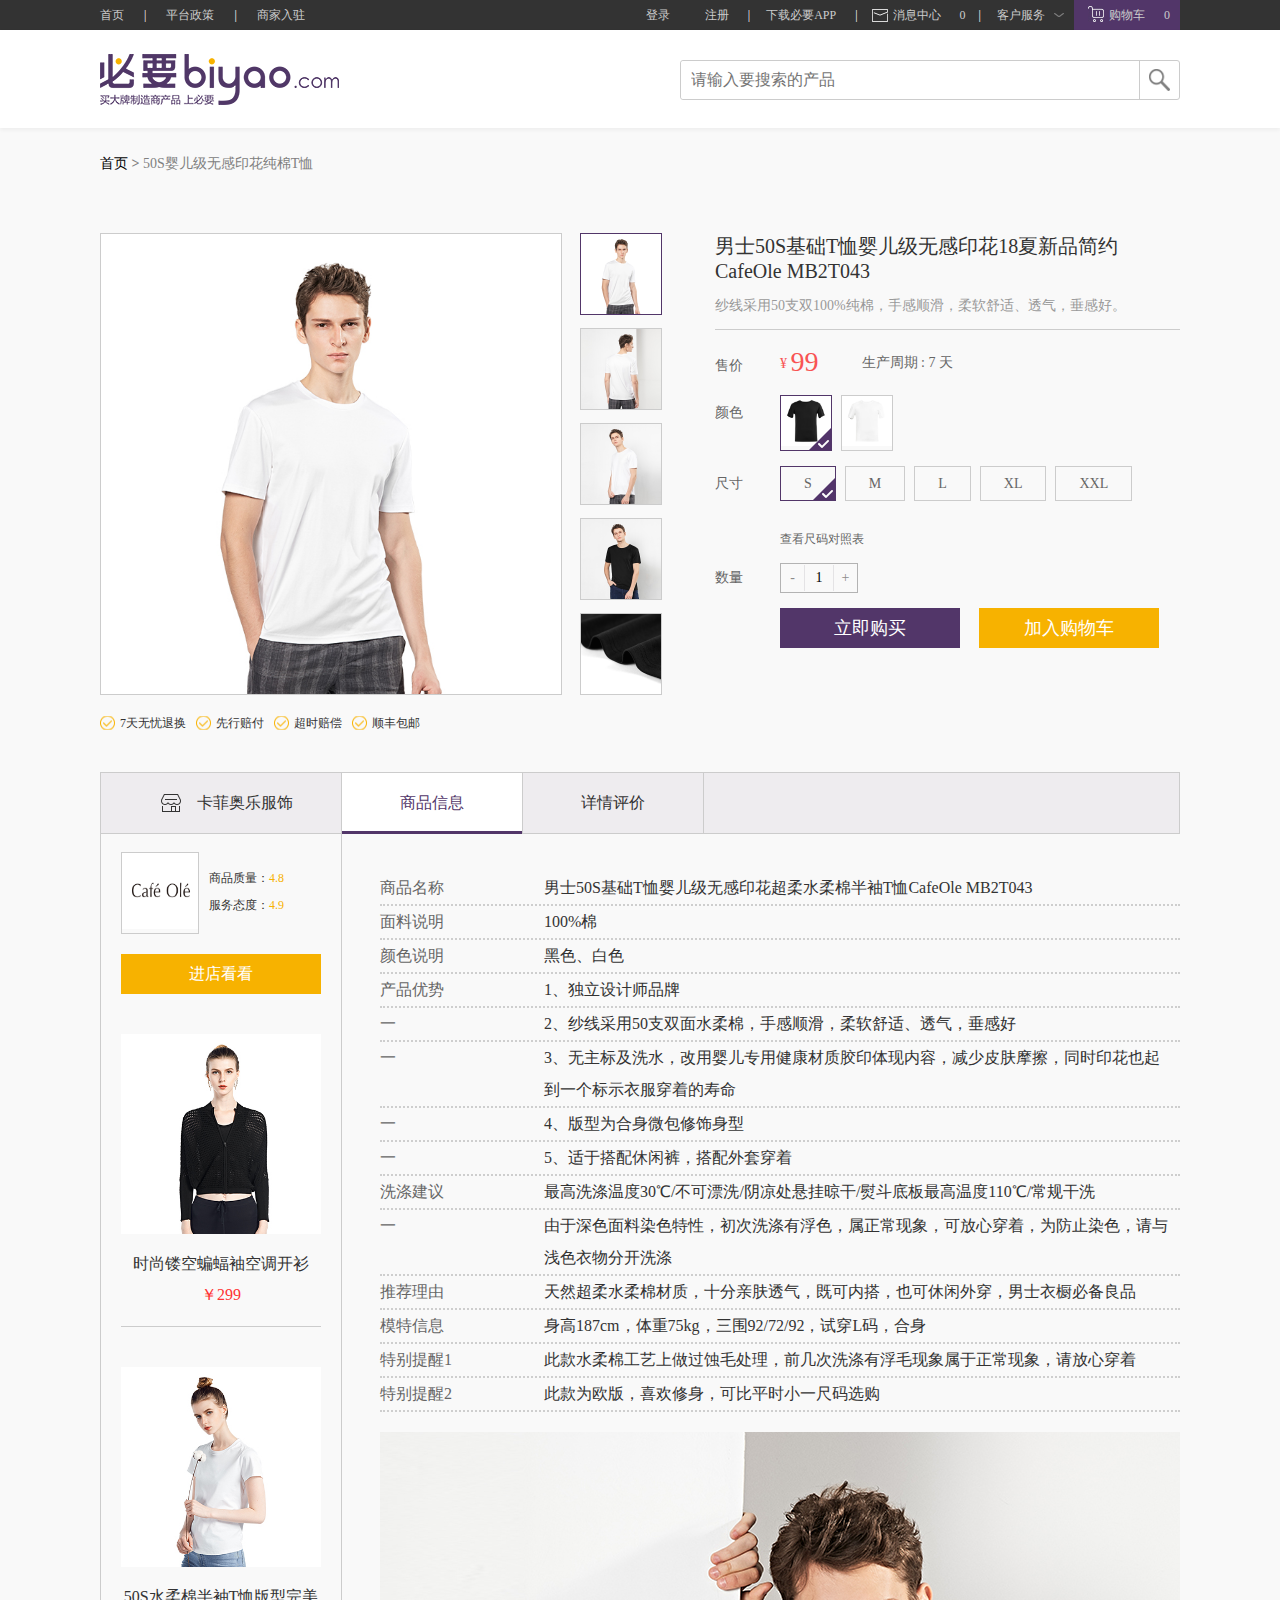
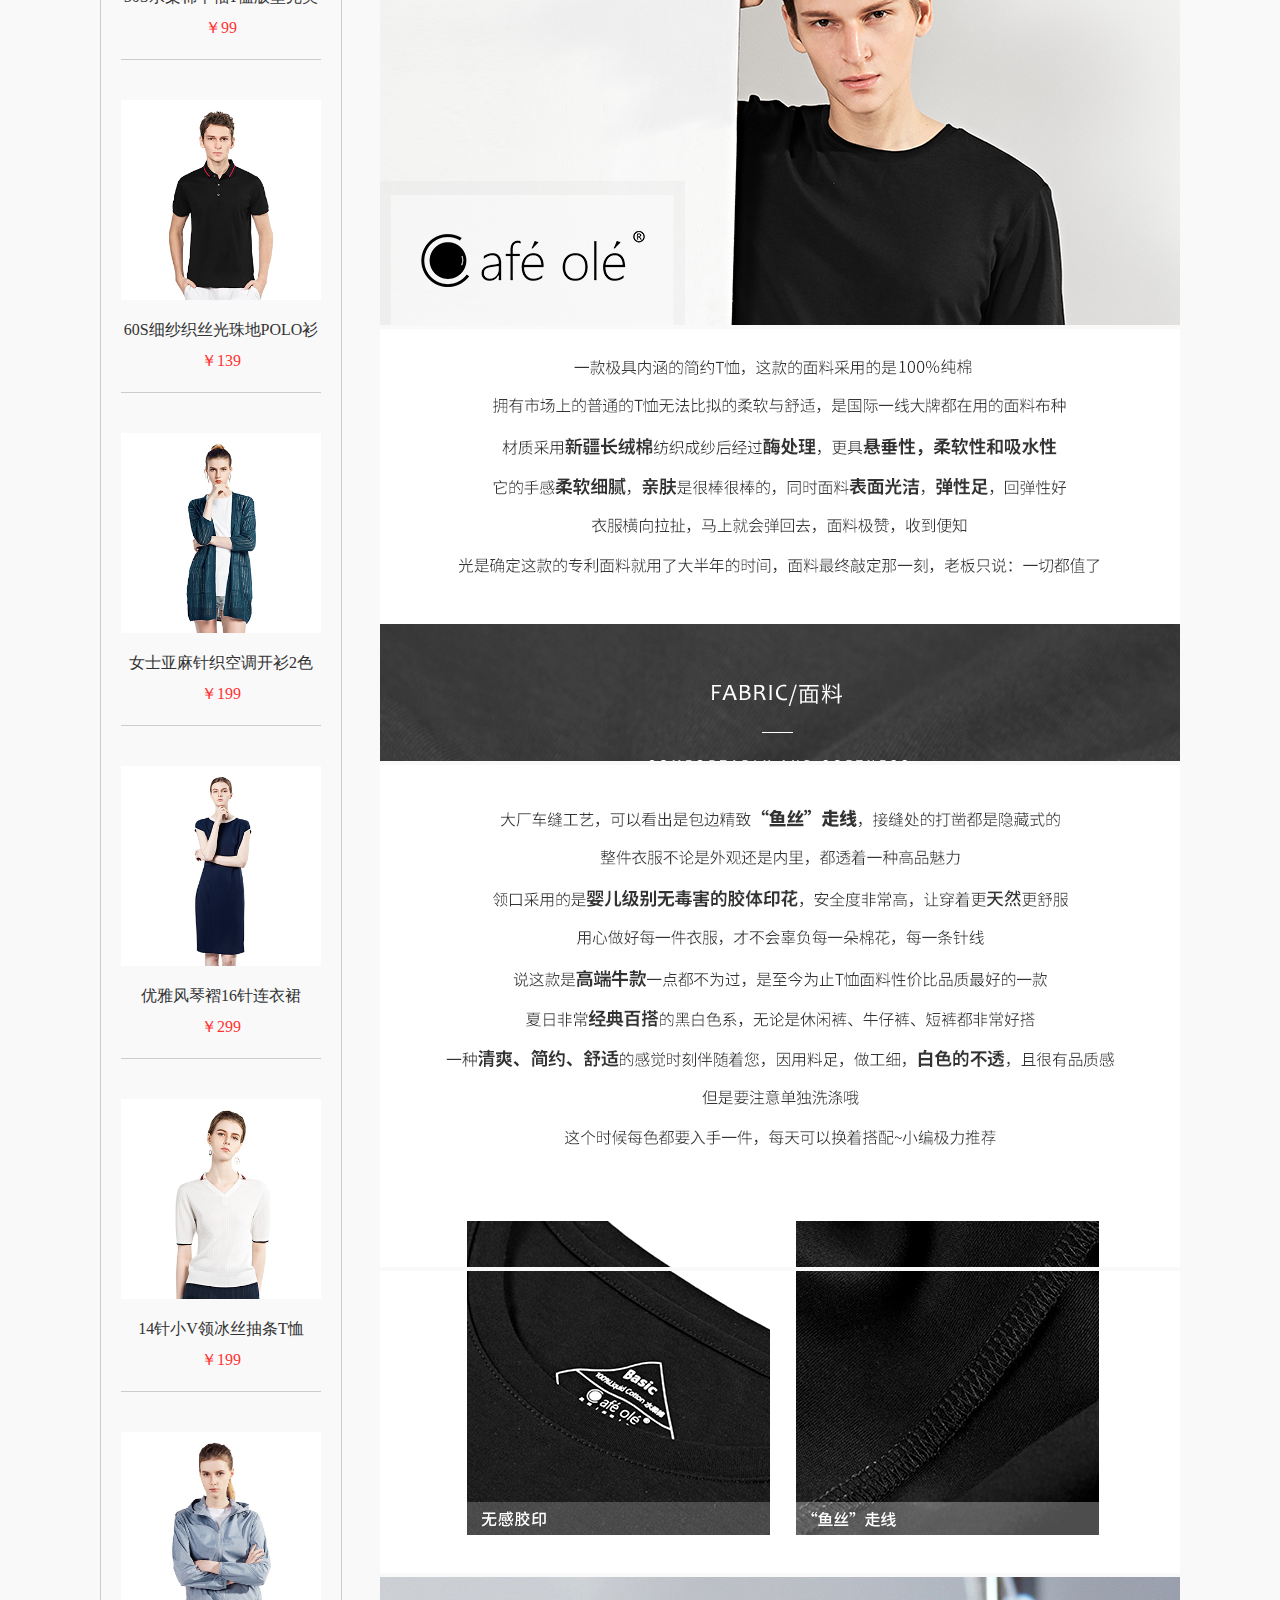
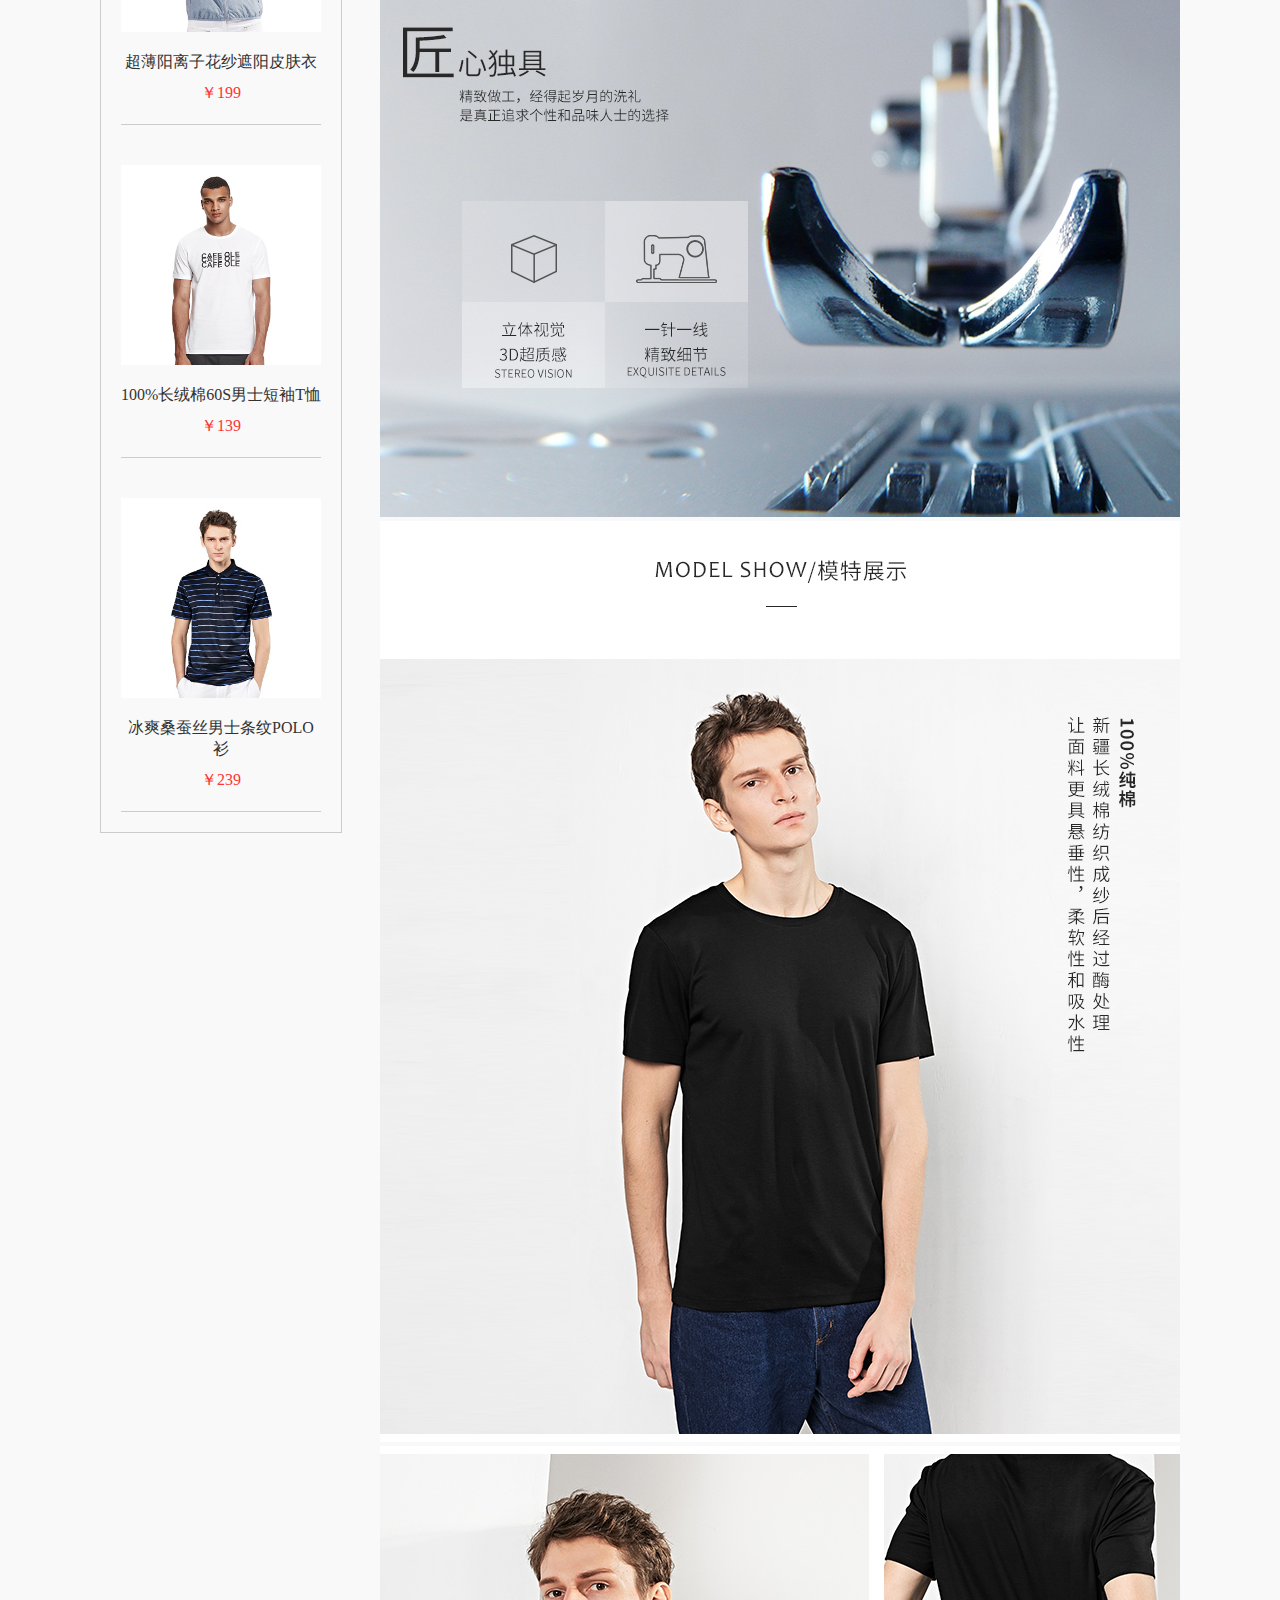
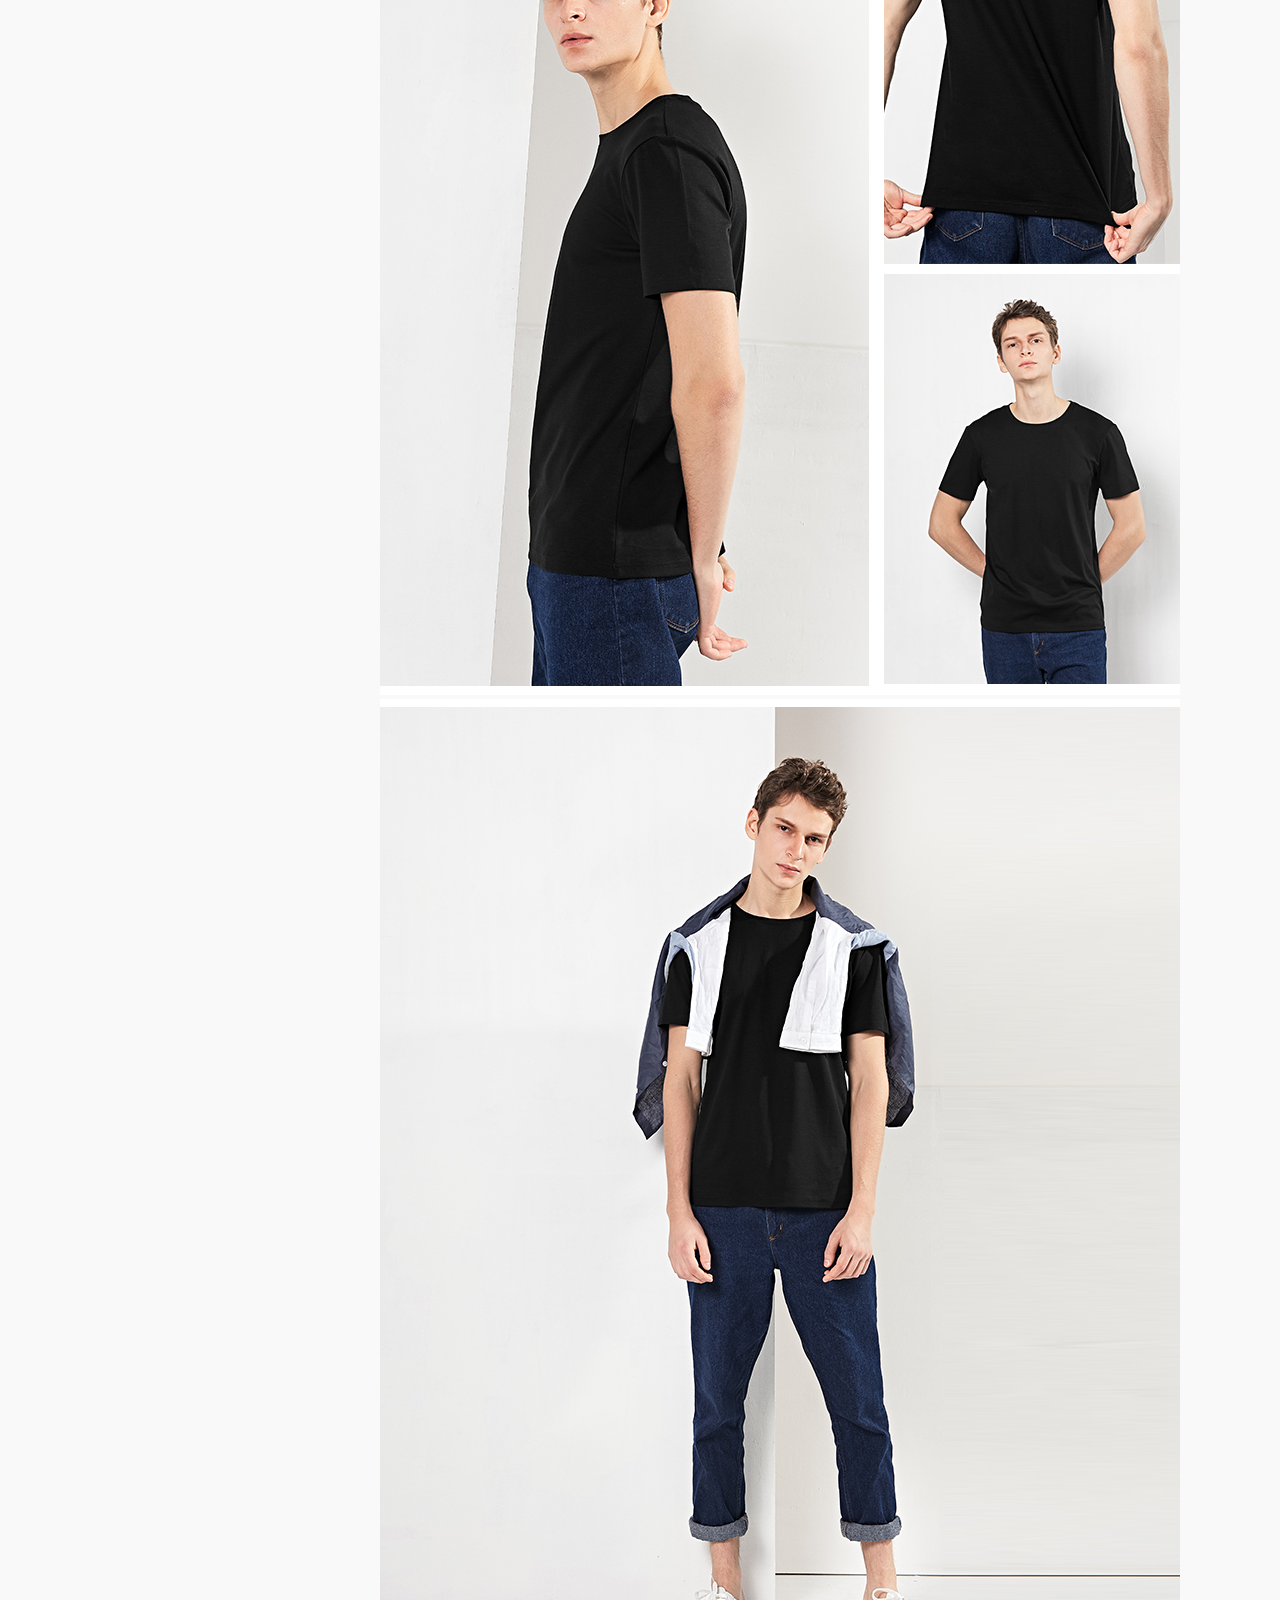
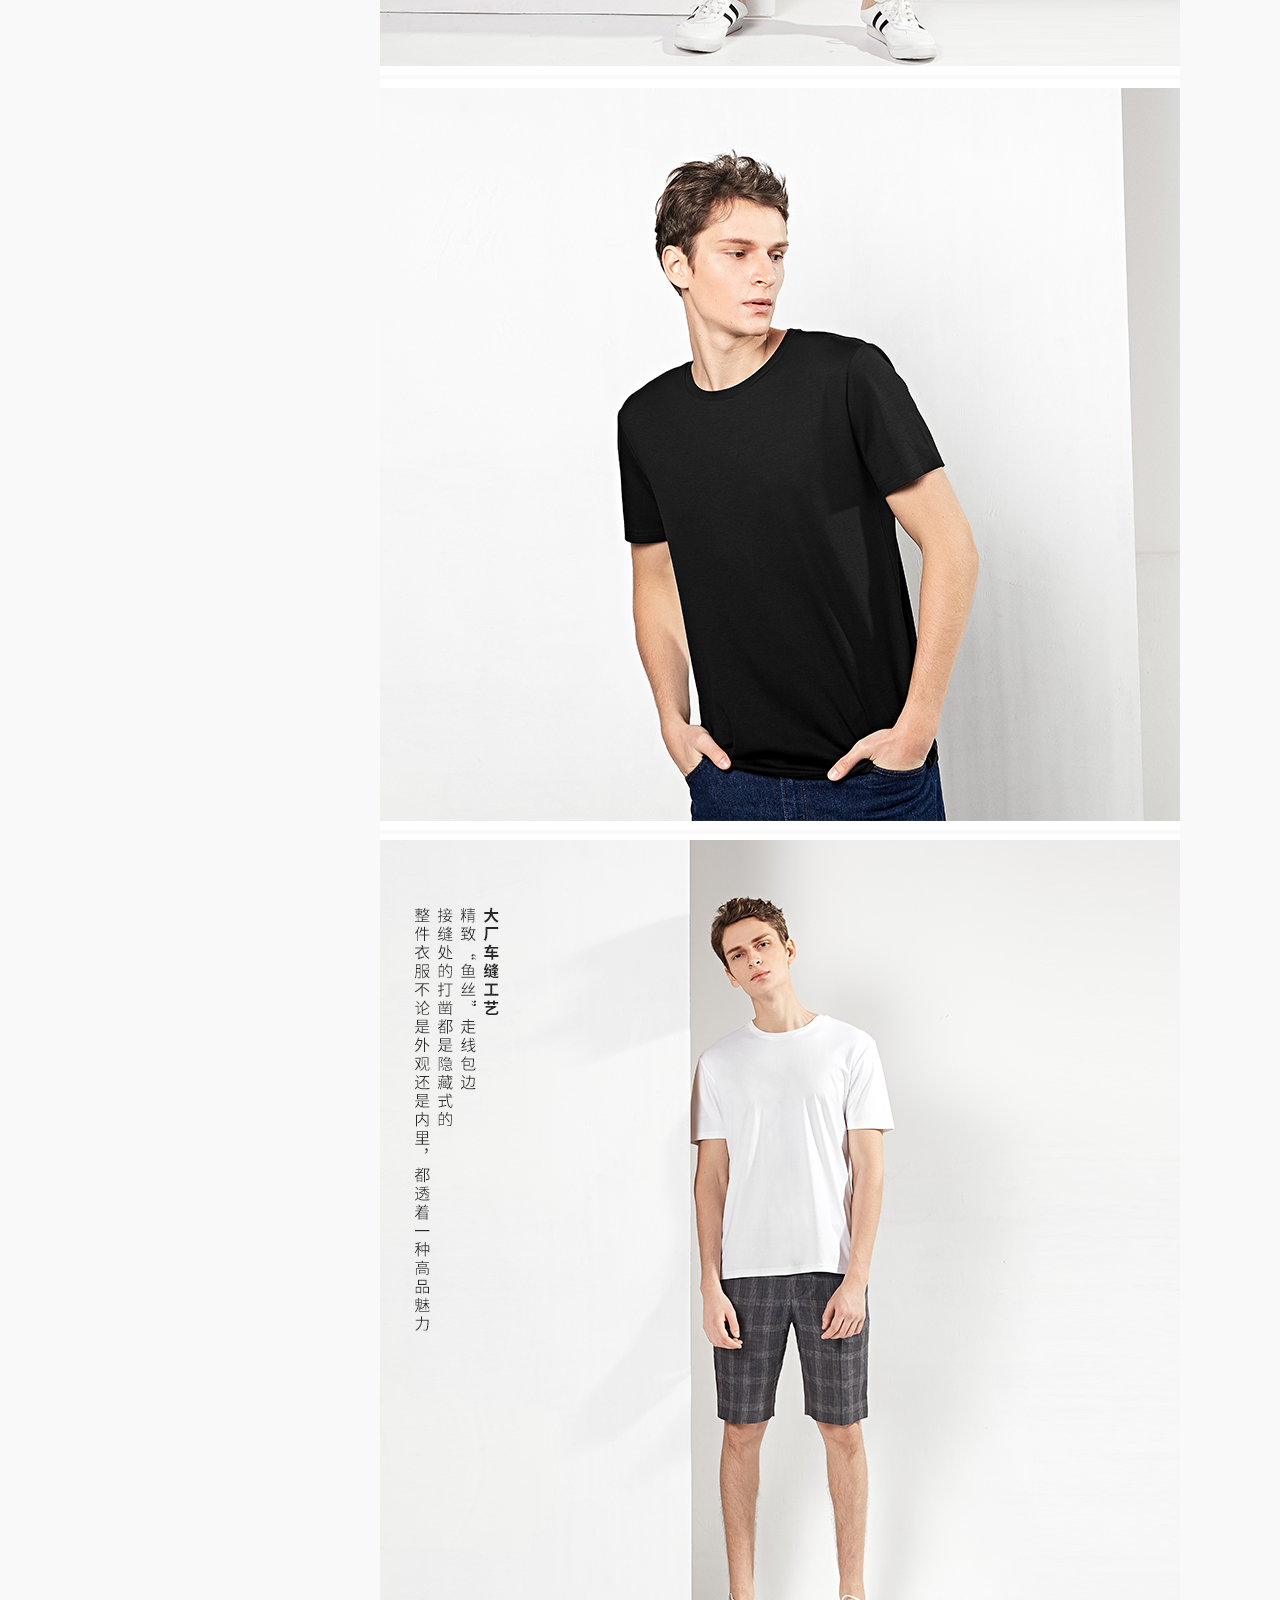
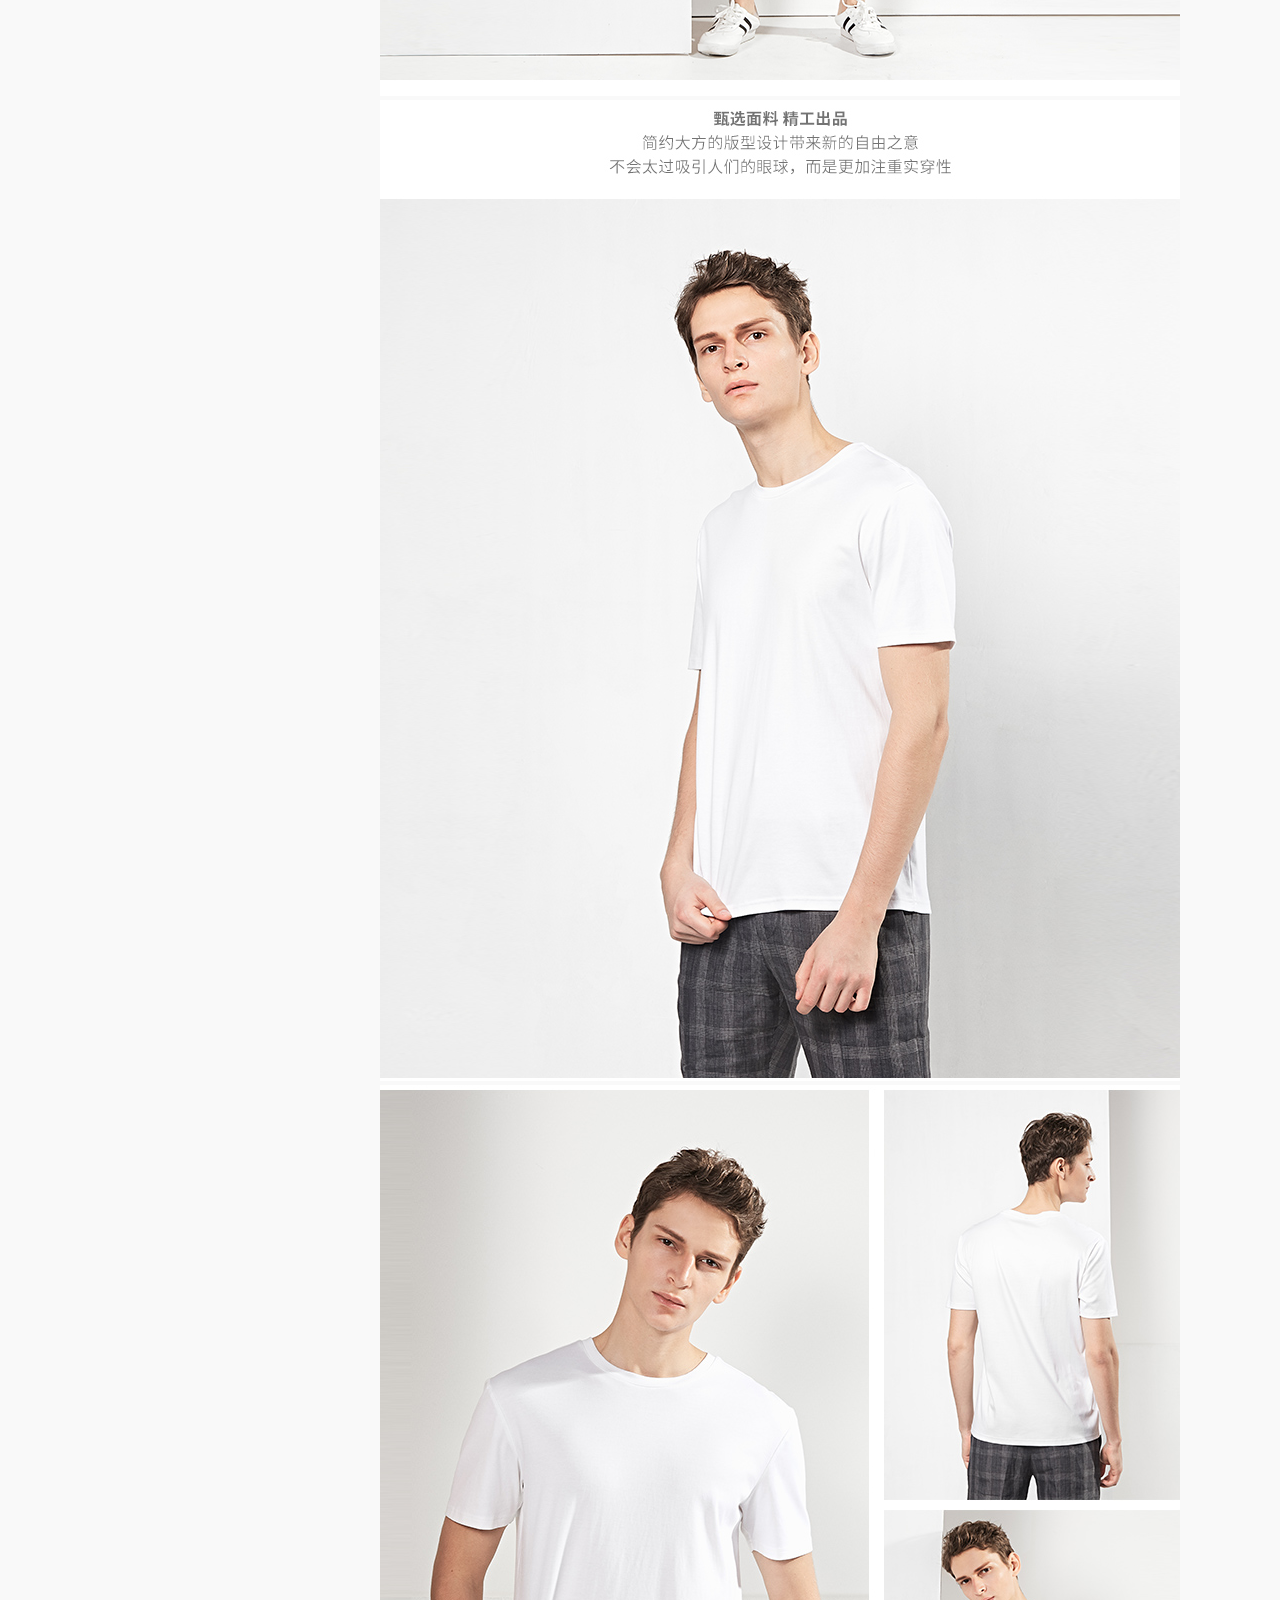
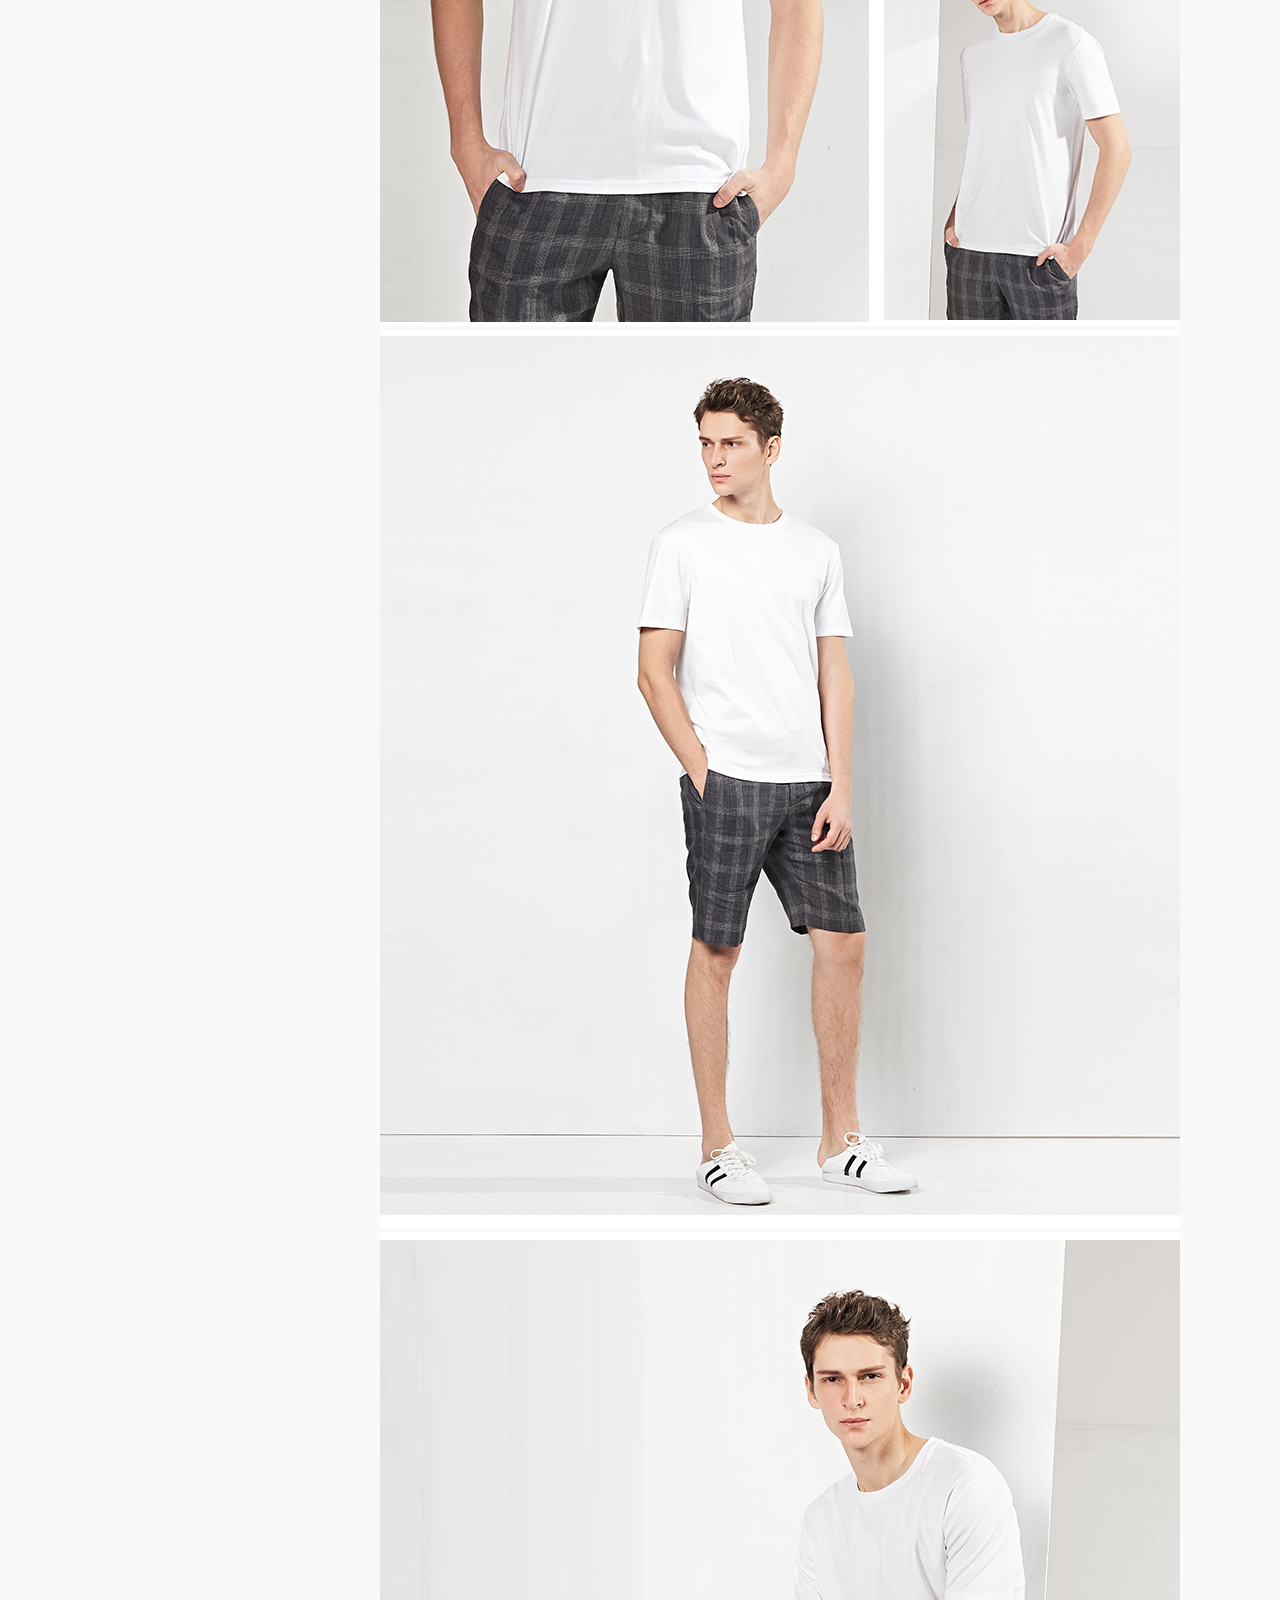
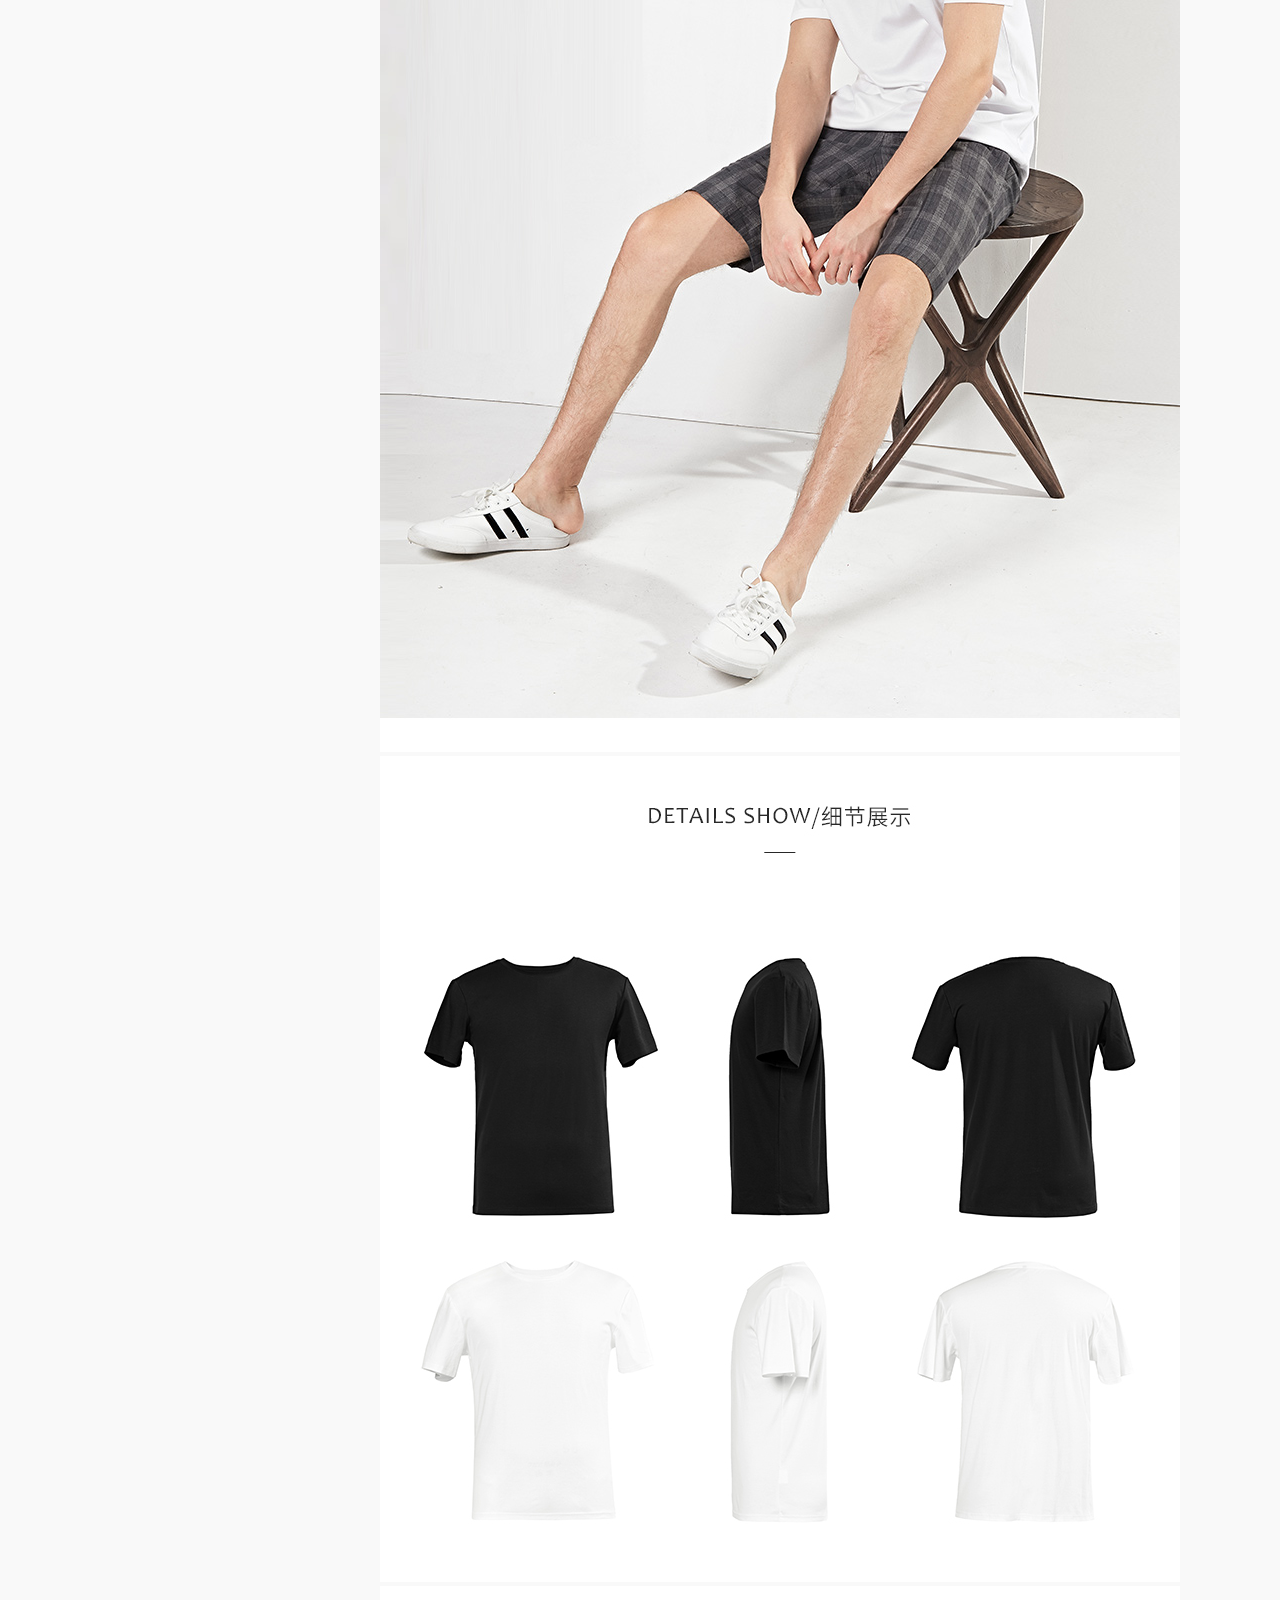
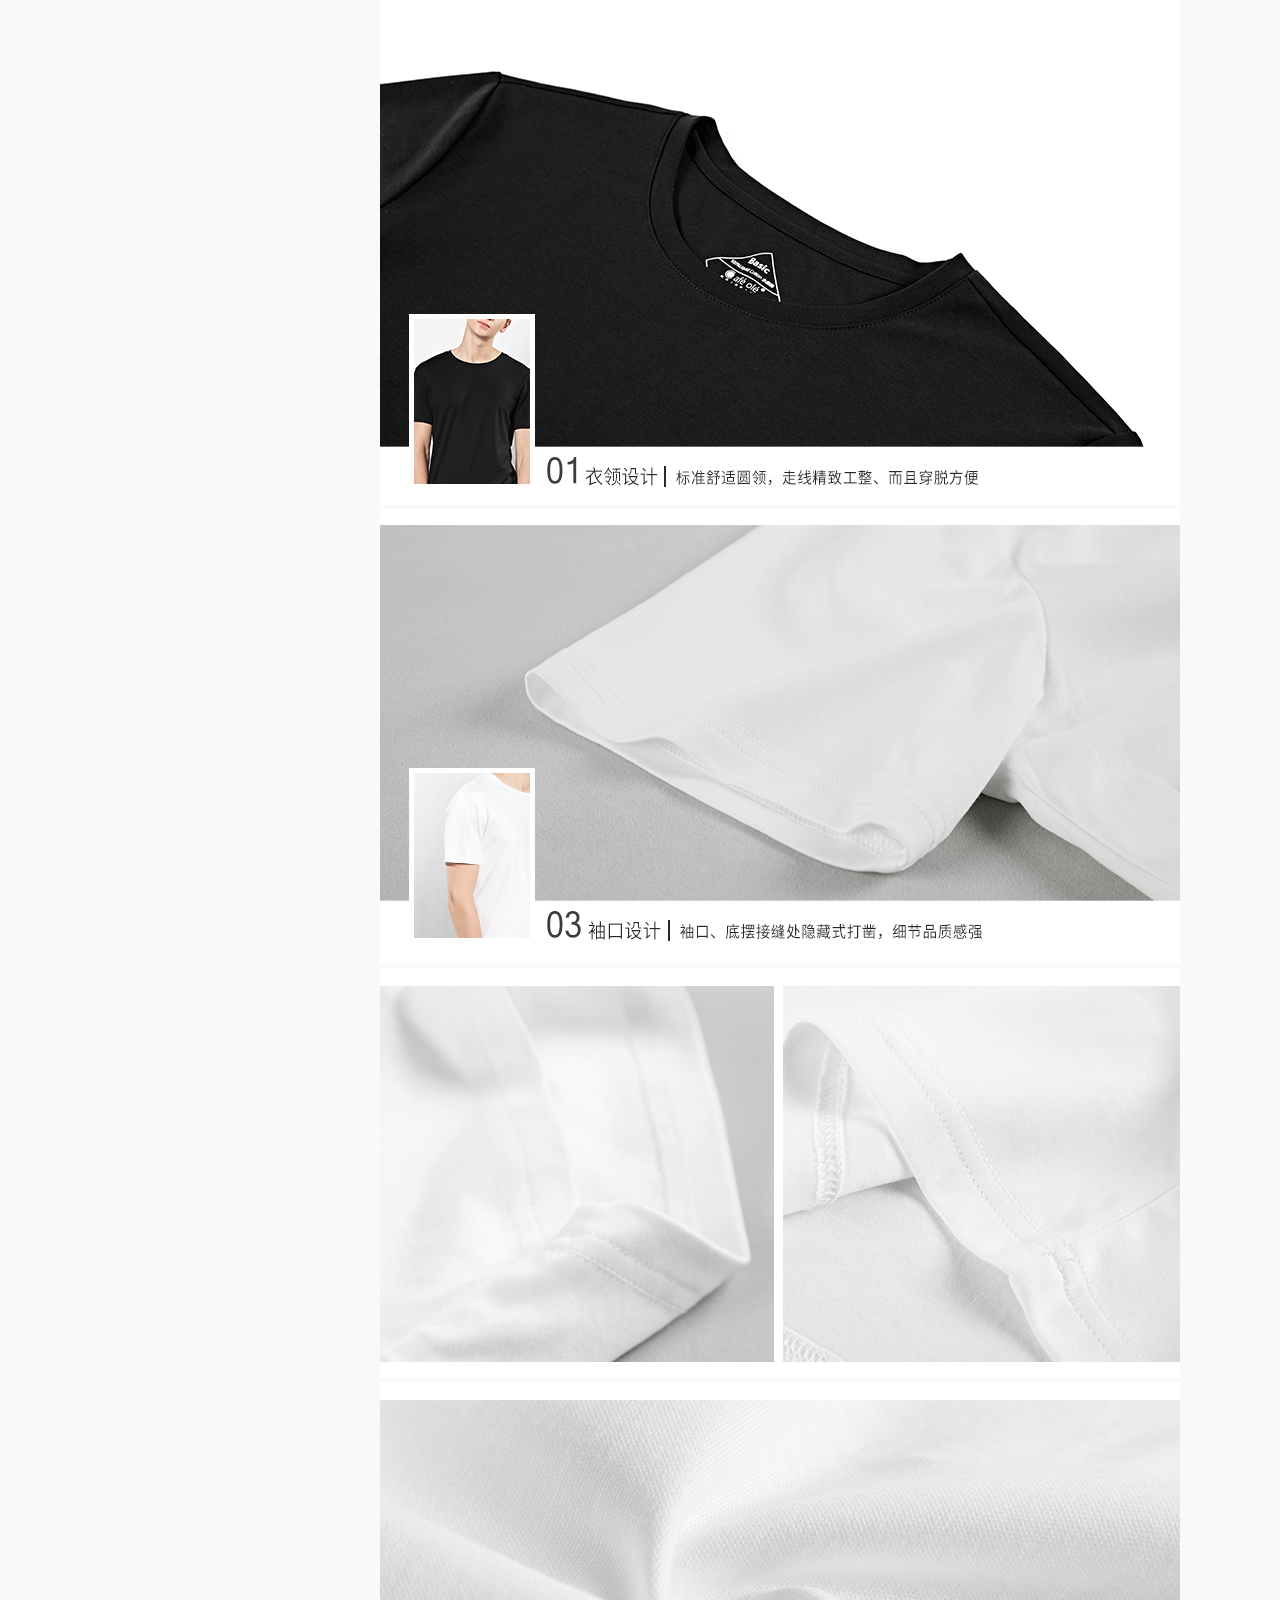
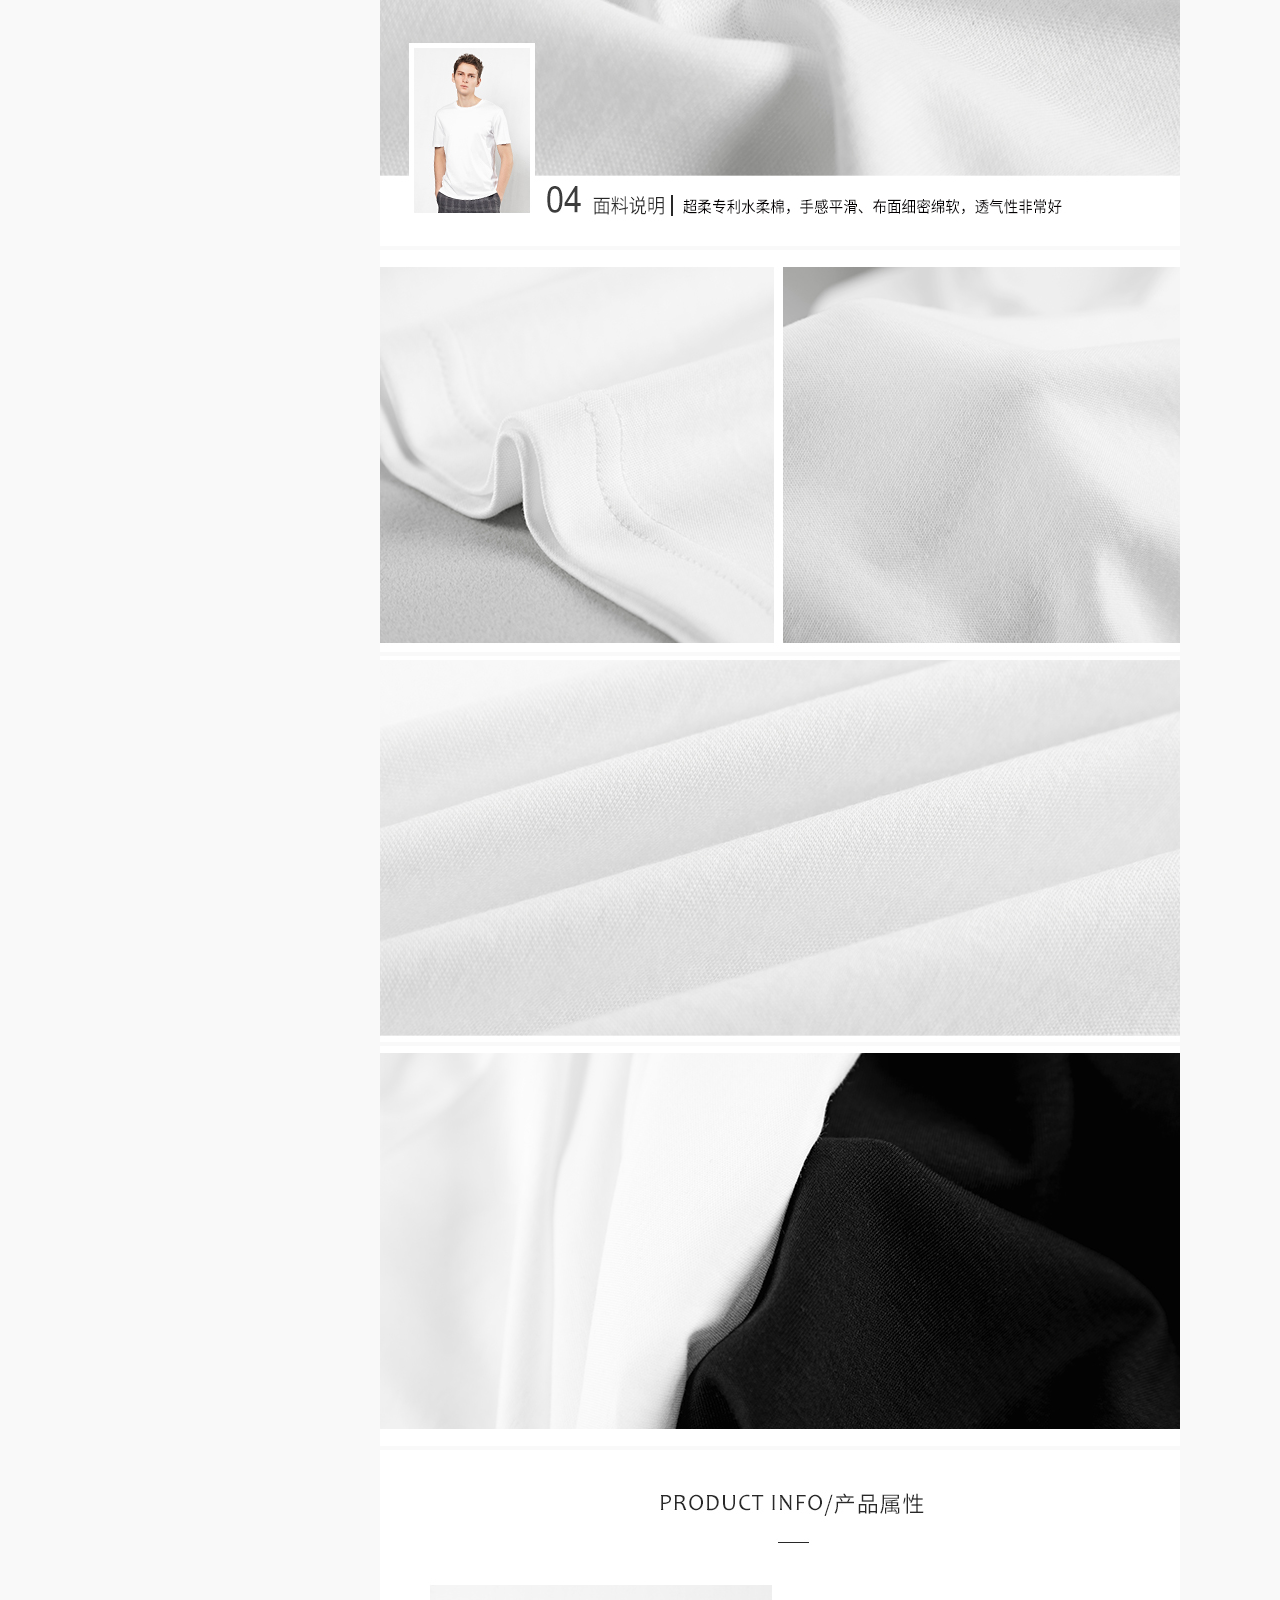
<file: product_details.html>
<!DOCTYPE html>
<html lang="en">
<head>
    <meta charset="UTF-8">
    <title>商品详情页</title>
    <link rel="stylesheet" href="css/base.css">
    <link rel="stylesheet" href="css/product.css">
    <link rel="stylesheet" href="css/product_details.css">
    <style>

    </style>
</head>
<body>
    <!--头部-->
    <div id="header"></div>
    <div class="editor-main">
        <!--面包屑导航-->
        <div class="bread">
            <a href="#">首页</a>
            <span>
                <b>&gt;</b>
                50S婴儿级无感印花纯棉T恤
            </span>
        </div>
        <!--商品信息-->
        <div class="editor clear">
            <!--左边：商品图片-->
            <div class="editor-l lt">
                <div class="editor-pic">
                    <!--大图-->
                    <p>
                        <img src="pic/details/pic-big.jpg" alt="">
                    </p>
                    <!--小图展示-->
                    <ul>
                        <li class="main-active">
                            <img src="pic/details/pic-sm-1.jpg" data-target="pic/details/pic-sm-1-1.jpg" class="small">
                        </li>
                        <li>
                            <img src="pic/details/pic-sm-2.jpg" data-target="pic/details/pic-sm-2-2.jpg" class="small">
                        </li>
                        <li>
                            <img src="pic/details/pic-sm-3.jpg" data-target="pic/details/pic-sm-3-3.jpg" class="small">
                        </li>
                        <li>
                            <img src="pic/details/pic-sm-4.jpg" data-target="pic/details/pic-sm-4-4.jpg" class="small">
                        </li>
                        <li>
                            <img src="pic/details/pic-sm-5.jpg" data-target="pic/details/pic-sm-5-5.jpg" class="small">
                        </li>
                    </ul>
                </div>
                <ul class="editor-policy lt">
                    <li>
                        <span>7天无忧退换</span>
                        <div>
                            <i></i>
                            实物破损、不符、质量问题，退换货商家承担往返运费。
                        </div>
                    </li>
                    <li>
                        <span>先行赔付</span>
                        <div>
                            <i></i>
                            争议可申诉，申诉成功，立即退款。
                        </div>
                    </li>
                    <li>
                        <span>超时赔偿</span>
                        <div>
                            <i></i>
                            未按承诺时间发货，系统自动赔付（赔款金额为订单商品金额的30%，上限500元）。
                        </div>
                    </li>
                    <li>
                        <span>顺丰包邮</span>
                        <div>
                            <i></i>
                            运费由商家承担
                        </div>
                    </li>
                </ul>
            </div>
            <!--右边：商品详情-->
            <div class="panel-r">
                <div class="panel-top">
                    <h1>男士50S基础T恤婴儿级无感印花18夏新品简约CafeOle MB2T043</h1>
                    <p>纱线采用50支双100%纯棉，手感顺滑，柔软舒适、透气，垂感好。</p>
                </div>
                <ul class="panel-main" id="panel-main">
                    <!--售价-->
                    <li class="panel-press">
                        <span>售价</span>
                        <div>
                            <span class="panel-maney">
                                ¥
                                <i>99</i>
                            </span>
                            <span class="panel-duration">
                                生产周期 :
                                <span>7</span>
                                天
                            </span>
                        </div>
                    </li>
                    <!--颜色/尺寸-->
                    <li class="panel-specs">
                        <ul>
                            <!--颜色-->
                            <li class="specs-dimension clear">
                                <span>颜色</span>
                                <div>
                                    <ul>
                                        <li class="lowModel-specs-active">
                                            <img src="pic/details/color-b.jpg" alt="">
                                            <em></em>
                                            <i></i>
                                            <div class="material-sale">黑色</div>
                                        </li>
                                        <li>
                                            <img src="pic/details/color-w.jpg" alt="">
                                            <em></em>
                                            <i></i>
                                            <div class="material-sale">白色</div>
                                        </li>
                                    </ul>
                                </div>
                            </li>
                            <!--尺寸-->
                            <li class="specs-dimension clear">
                                <span>尺寸</span>
                                <div>
                                    <ul>
                                        <li class="specs-detail lowModel-specs-active">
                                            S
                                            <em></em>
                                        </li>
                                        <li class="specs-detail">
                                            M
                                            <em></em>
                                        </li>
                                        <li class="specs-detail">
                                            L
                                            <em></em>
                                        </li>
                                        <li class="specs-detail">
                                            XL
                                            <em></em>
                                        </li>
                                        <li class="specs-detail">
                                            XXL
                                            <em></em>
                                        </li>
                                    </ul>
                                </div>
                            </li>
                        </ul>
                    </li>
                    <!--尺码-->
                    <li class="panel-sizeImg">
                        <div>
                            <span>查看尺码对照表</span>
                        </div>
                        <img src="pic/details/size.jpg" alt="">
                    </li>
                    <!--数量-->
                    <li class="panel-count">
                        <span>数量</span>
                        <div>
                            <p class="panel-num">
                                <span class="panel-minus">-</span>
                                <span class="panel-number">1</span>
                                <span class="panel-add">+</span>
                            </p>
                        </div>
                    </li>
                </ul>
                <!--加入购物车-->
                <div class="panel-bottom">
                    <a href="#" id="buyNow" class="panel-buyNow">立即购买</a>
                    <a href="cart.html" id="addShopCar">加入购物车</a>
                </div>
            </div>
        </div>
        <!--商品详情-->
        <div class="section-view">
            <!--导航栏-->
            <div class="view-title clear">
                <a href="#">
                    <span></span>
                    <i>卡菲奥乐服饰</i>
                </a>
                <ul>
                    <li class="view-active" id="detail">
                        商品信息
                        <i></i>
                    </li>
                    <li class="evaluate">
                        详情评价
                        <i></i>
                    </li>
                </ul>
                <p class="view-shopCar">加入购物车</p>
            </div>
            <!--详情-->
            <div class="view-section clear">
                <!--左边列表-->
                <div class="view-supplier">
                    <div class="supplier-info clear">
                        <div class="supplier-logo">
                            <a href="#">
                                <img src="pic/details/logo.png" alt="">
                            </a>
                            <div>
                                <b></b>
                                <span>卡菲奥乐服饰</span>
                                <p>常年为ARMANI,DIESEL等欧美一线品牌提供OEM与ODM服务，专业的设计与生产管理团队为我们在欧美客户方赢得了良好的声誉，如今我们通过加入必要平台，整合所有优质资源，采用C2M的模式省略掉所有中间环节不必要的流通成本，打造最高性价比的CAFEOLE品牌！</p>
                            </div>
                        </div>
                        <ul>
                            <li>商品质量：<i>4.8</i></li>
                            <li>服务态度：<i>4.9</i></li>
                        </ul>
                    </div>
                    <a class="supplier-into" href="#">进店看看</a>
                    <!--服装列表-->
                    <ul class="supplier-recommen">
                        <li>
                            <a href="#">
                                <i>
                                    <img src="pic/details/1.jpg" alt="">
                                </i>
                                <dl>
                                    <dt>时尚镂空蝙蝠袖空调开衫</dt>
                                    <dd>￥299</dd>
                                </dl>
                            </a>
                        </li>
                        <li>
                            <a href="#">
                                <i>
                                    <img src="pic/details/2.jpg" alt="">
                                </i>
                                <dl>
                                    <dt>50S水柔棉半袖T恤版型完美</dt>
                                    <dd>￥99</dd>
                                </dl>
                            </a>
                        </li>
                        <li>
                            <a href="#">
                                <i>
                                    <img src="pic/details/3.jpg" alt="">
                                </i>
                                <dl>
                                    <dt>60S细纱织丝光珠地POLO衫</dt>
                                    <dd>￥139</dd>
                                </dl>
                            </a>
                        </li>
                        <li>
                            <a href="#">
                                <i>
                                    <img src="pic/details/4.jpg" alt="">
                                </i>
                                <dl>
                                    <dt>女士亚麻针织空调开衫2色</dt>
                                    <dd>￥199</dd>
                                </dl>
                            </a>
                        </li>
                        <li>
                            <a href="#">
                                <i>
                                    <img src="pic/details/5.jpg" alt="">
                                </i>
                                <dl>
                                    <dt>优雅风琴褶16针连衣裙</dt>
                                    <dd>￥299</dd>
                                </dl>
                            </a>
                        </li>
                        <li>
                            <a href="#">
                                <i>
                                    <img src="pic/details/6.jpg" alt="">
                                </i>
                                <dl>
                                    <dt>14针小V领冰丝抽条T恤</dt>
                                    <dd>￥199</dd>
                                </dl>
                            </a>
                        </li>
                        <li>
                            <a href="#">
                                <i>
                                    <img src="pic/details/7.jpg" alt="">
                                </i>
                                <dl>
                                    <dt>超薄阳离子花纱遮阳皮肤衣</dt>
                                    <dd>￥199</dd>
                                </dl>
                            </a>
                        </li>
                        <li>
                            <a href="#">
                                <i>
                                    <img src="pic/details/8.jpg" alt="">
                                </i>
                                <dl>
                                    <dt>100%长绒棉60S男士短袖T恤</dt>
                                    <dd>￥139</dd>
                                </dl>
                            </a>
                        </li>
                        <li>
                            <a href="#">
                                <i>
                                    <img src="pic/details/9.jpg" alt="">
                                </i>
                                <dl>
                                    <dt>冰爽桑蚕丝男士条纹POLO衫</dt>
                                    <dd>￥239</dd>
                                </dl>
                            </a>
                        </li>
                    </ul>
                </div>
                <!--右边列表-->
                <div class="view-main">
                    <div id="vs_content" class="view-detail">
                        <div class="wrap mg_t30 ie78 ">
                            <!--商品信息-->
                            <div class="imgText-property">
                                <dl>
                                    <dt>
                                        商品名称
                                    </dt>
                                    <dd>
                                        男士50S基础T恤婴儿级无感印花超柔水柔棉半袖T恤CafeOle MB2T043
                                    </dd>
                                </dl>
                                <dl>
                                    <dt>
                                        面料说明
                                    </dt>
                                    <dd>
                                        100%棉
                                    </dd>
                                </dl>
                                <dl>
                                    <dt>
                                        颜色说明
                                    </dt>
                                    <dd>
                                        黑色、白色
                                    </dd>
                                </dl>
                                <dl>
                                    <dt>
                                        产品优势
                                    </dt>
                                    <dd>
                                        1、独立设计师品牌
                                    </dd>
                                </dl>
                                <dl>
                                    <dt>
                                        一
                                    </dt>
                                    <dd>
                                        2、纱线采用50支双面水柔棉，手感顺滑，柔软舒适、透气，垂感好
                                    </dd>
                                </dl>
                                <dl>
                                    <dt>
                                        一
                                    </dt>
                                    <dd>
                                        3、无主标及洗水，改用婴儿专用健康材质胶印体现内容，减少皮肤摩擦，同时印花也起到一个标示衣服穿着的寿命
                                    </dd>
                                </dl>
                                <dl>
                                    <dt>
                                        一
                                    </dt>
                                    <dd>
                                        4、版型为合身微包修饰身型
                                    </dd>
                                </dl>
                                <dl>
                                    <dt>
                                        一
                                    </dt>
                                    <dd>
                                        5、适于搭配休闲裤，搭配外套穿着
                                    </dd>
                                </dl>
                                <dl>
                                    <dt>
                                        洗涤建议
                                    </dt>
                                    <dd>
                                        最高洗涤温度30℃/不可漂洗/阴凉处悬挂晾干/熨斗底板最高温度110℃/常规干洗
                                    </dd>
                                </dl>
                                <dl>
                                    <dt>
                                        一
                                    </dt>
                                    <dd>
                                        由于深色面料染色特性，初次洗涤有浮色，属正常现象，可放心穿着，为防止染色，请与浅色衣物分开洗涤
                                    </dd>
                                </dl>
                                <dl>
                                    <dt>
                                        推荐理由
                                    </dt>
                                    <dd>
                                        天然超柔水柔棉材质，十分亲肤透气，既可内搭，也可休闲外穿，男士衣橱必备良品
                                    </dd>
                                </dl>
                                <dl>
                                    <dt>
                                        模特信息
                                    </dt>
                                    <dd>
                                        身高187cm，体重75kg，三围92/72/92，试穿L码，合身
                                    </dd>
                                </dl>
                                <dl>
                                    <dt>
                                        特别提醒1
                                    </dt>
                                    <dd>
                                        此款水柔棉工艺上做过蚀毛处理，前几次洗涤有浮毛现象属于正常现象，请放心穿着
                                    </dd>
                                </dl>
                                <dl>
                                    <dt>
                                        特别提醒2
                                    </dt>
                                    <dd>
                                        此款为欧版，喜欢修身，可比平时小一尺码选购
                                    </dd>
                                </dl>
                            </div>
                            <!--详情图展示-->
                            <div class="imgText-edit">
                                <p><img src="pic/details/10.jpg" alt=""></p>
                                <p><img src="pic/details/11.jpg" alt=""></p>
                                <p><img src="pic/details/13.jpg" alt=""></p>
                                <p><img src="pic/details/14.jpg" alt=""></p>
                                <p><img src="pic/details/15.jpg" alt=""></p>
                                <p><img src="pic/details/16.jpg" alt=""></p>
                                <p><img src="pic/details/17.jpg" alt=""></p>
                                <p><img src="pic/details/18.jpg" alt=""></p>
                                <p><img src="pic/details/19.jpg" alt=""></p>
                                <p><img src="pic/details/20.jpg" alt=""></p>
                                <p><img src="pic/details/21.jpg" alt=""></p>
                                <p><img src="pic/details/22.jpg" alt=""></p>
                                <p><img src="pic/details/23.jpg" alt=""></p>
                                <p><img src="pic/details/24.jpg" alt=""></p>
                                <p><img src="pic/details/25.jpg" alt=""></p>
                                <p><img src="pic/details/26.jpg" alt=""></p>
                                <p><img src="pic/details/27.jpg" alt=""></p>
                                <p><img src="pic/details/28.jpg" alt=""></p>
                                <p><img src="pic/details/29.jpg" alt=""></p>
                                <p><img src="pic/details/30.jpg" alt=""></p>
                                <p><img src="pic/details/31.jpg" alt=""></p>
                                <p><img src="pic/details/32.jpg" alt=""></p>
                                <p><img src="pic/details/33.jpg" alt=""></p>
                                <p><img src="pic/details/36.jpg" alt=""></p>
                                <p><img src="pic/details/37.jpg" alt=""></p>
                                <p><img src="pic/details/38.jpg" alt=""></p>
                                <p><img src="pic/details/39.jpg" alt=""></p>
                                <p><img src="pic/details/40.jpg" alt=""></p>
                                <p><img src="pic/details/41.jpg" alt=""></p>
                                <p><img src="pic/details/42.jpg" alt=""></p>
                            </div>
                        </div>
                    </div>
                </div>
            </div>
        </div>
    </div>
    <div id="footer"></div>

    <script src="js/jquery-1.11.3.js"></script>
    <script src="js/ajax.js"></script>
    <script src="js/product-header.js"></script>
    <script src="js/product_details.js"></script>
    <script src="js/footer.js"></script>
</body>
</html>
</file>
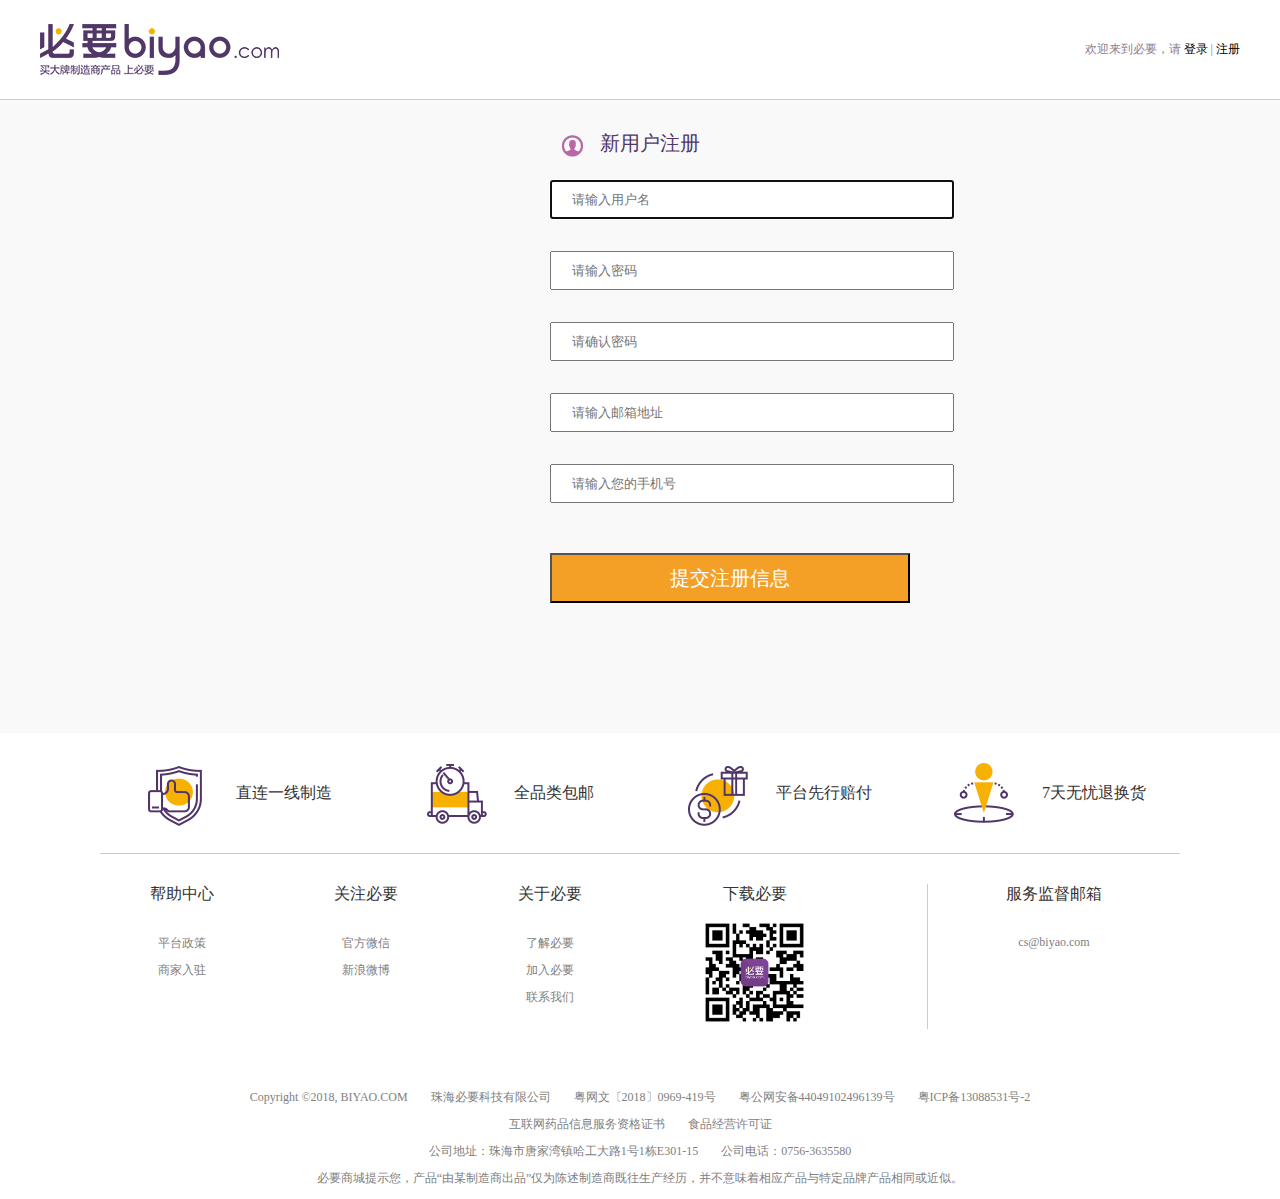
<file: regist.html>
<!doctype html>
<html lang="en">
 <head>
  <meta charset="UTF-8">
  <meta name="Generator" content="EditPlus®">
  <meta name="Author" content="">
  <meta name="Keywords" content="">
  <meta name="Description" content="">
  <title>注册页面</title>
	 <link rel="stylesheet" href="css/base.css">
	 <link rel="stylesheet" href="css/animate.css"/>
	 <link rel="stylesheet" href="css/login.css">
 </head>
 <body>
 	<div id="header"></div>
	<!--注册区域 -->
	<div class="parent">
		<div class="container">
			<div class="panel">
				<form id="form-register">
					<div class="txt">
						<b></b>
						新用户注册
					</div>
					<div class="form-group">

						<input autocomplete required minlength="3" maxlength="12" type="text" placeholder="请输入用户名" autofocus
							   name="uname" id="uname"/>
						<span class="msg-default hidden">用户名长度在3到12位之间</span>
					</div>
					<div class="form-group">

						<input required type="password" minlength="6" maxlength="12" placeholder="请输入密码" name="upwd" autofocus
							   id="upwd"/>
						<span class="msg-default hidden">密码长度在6到12位之间</span>
					</div>
					<div class="form-group">

						<input required type="password" minlength="6" maxlength="12" placeholder="请确认密码" name="upwdconfirm" autofocus
							   id="upwdconfirm"/>
						<span class="msg-default hidden">密码长度在6到12位之间</span>
					</div>
					<div class="form-group">

						<input autocomplete required type="email" placeholder="请输入邮箱地址" name="email" id="email"/>
						<span class="msg-default hidden">请输入合法的邮箱地址</span>
					</div>
					<div class="form-group">

						<input id="phone" name="phone" placeholder="请输入您的手机号"
							   pattern="(\d{11})|^((\d{7,8})|(\d{4}|\d{3})-(\d{7,8})|(\d{4}|\d{3})-(\d{7,8})-(\d{4}|\d{3}|\d{2}|\d{1})|(\d{7,8})-(\d{4}|\d{3}|\d{2}|\d{1}))$"
							   required type="text"/>
						<span class="msg-default hidden">请输入合法的手机号</span>
					</div>
					<div class="form-group">

						<input class="regist-btn" type="button" value="提交注册信息" id="bt-register"/>
					</div>
				</form>
			</div>
		</div>
	</div>
	<div id="footer"></div>

	<script src="js/jquery-1.11.3.js"></script>
	<script src="js/ajax.js"></script>
	<script src="js/footer.js"></script>
	<script src="js/login-header.js"></script>
	<script src="js/regist.js"></script>

 </body>
</html>
</file>
<file: css/base.css>
*{
	margin:0px;
	padding:0px;
}
html,body{
	width:100%;
}
body{
    background:#f9f9f9;
}
p,h1,h2,h3,h4,h5,h6,ul,ol,dl,dd,label,img{
	margin:0px;
	padding:0px;
	list-style:none;
	border:0px;
	font-size: 12px;
}
i{
	font-style: normal;

}
em, cite {
	font-style: normal;
	font-weight: 400;
}
#main{
	width:1000px;
	margin:0 auto;
	
}
.lt{
	float:left;	
}
.rt{
	float:right;
}
a{
	text-decoration:none;
	color: #000;
}
.clear:after{
	content:"";
	display:block;
	clear:both;
}
.clear{
	clear:both;
	display:block;
}
.relative{
	position: relative;
}
.wrap{
	margin-left: auto;
	margin-right: auto;
}
span {
	font-weight: 400;
}
table {
	font: 12px "Microsoft YaHei","微软雅黑","宋体",Arial,Helvetica,sans-serif;
	font-size: 12px;
	margin: 0;
	padding: 0;
	border: 0;
	color: #333;
}
.inline {
	display: inline-block;
	vertical-align: middle;
}
</file>
<file: css/index.css>
/*********轮播图及下方说明文字部分***********/
.banner{
    position: relative;
    width:1080px;
    background:#fff;
    margin:10px auto 0;
}
.banner>.banner-slider{
    position: relative;
    width:1080px;
    height:360px;
    overflow: hidden;
}
/***轮播图***/
.banner>.banner-slider>.banner-img{
    position:absolute; left:0;
}
.banner>.banner-slider>.banner-img>li{
    float:left;
    width:1080px;
}
.banner>.banner-slider>.banner-img>li>a{
    display: block;
}
.banner>.banner-slider>.banner-img>li>a>img{
    width:1080px;
    height: 360px;
}
/***切换按钮***/
.banner>.banner-slider>a{
    background:url("../img/banner/slider-left.png") no-repeat;
    width:48px;
    height:48px;
    position: absolute;
    top:50%;
    left:220px;
    margin-top: -24px;
    border-radius: 2px;
    cursor: pointer;
    display: none;
    transition:all .3s linear;
}
.banner>.banner-slider>.slider-right{
    background:url("../img/banner/slider-right.png") no-repeat;
    left: inherit;
    right: 20px;
}
/***全部分类列表***/
.banner>.nav-list{
    background: url("../img/banner/category-back.png");
    position: absolute;
    left: 0;
    top: 0;
    z-index: 1;
    height: 320px;
    padding: 20px 0;
}
.banner>.nav-list>li{
    width:200px;
}
.banner>.nav-list>li>p{
    height: 40px;
    line-height: 40px;
    padding-left: 30px;
}
.banner>.nav-list>li>p>a{
    font-size: 14px;
    color:#fff;
}
.banner>.nav-list>li>p>span{
    margin: 0 5px;
    font-size: 16px;
    color: #fff;
}
/***隐藏菜单***/
.banner>.nav-list>.nav-main>ul{
    position: absolute;
    left: 200px;
    top: 0;
    display: none;
    min-height: 331px;
    width: 700px;
    padding: 15px 0;
    background: #fff;
    box-shadow: 1px 0 15px 5px rgba(0,0,0,.05);
}
.banner>.nav-list>.nav-main>ul>.nav-sub{
    display:block;
    height: 51px;
}
.banner>.nav-list>.nav-main>ul>.nav-sub>a{
    display: inline-block;
    width: 62px;
    margin: -2px 10px 0;
    line-height: 20px;
    text-align: right;
    font-size: 14px;
    color: #333;
    vertical-align: middle;
}
.banner>.nav-list>.nav-main>ul>.nav-sub>i{
    display: inline-block;
    margin-top: 15px;
    line-height: 20px;
    font-size: 14px;
    color: #333;
}
.banner>.nav-list>.nav-main>ul>.nav-sub>ul{
    float: right;
    width: 567px;
    margin: 0 20px 0 16px;
    padding-top: 15px;
    border-bottom: 1px solid #f2f2f2;
}
.banner>.nav-list>.nav-main>ul>.nav-sub>ul>.nav-item{
    float: left;
    margin: 0 20px 15px 0;
    line-height: 20px;
}
.banner>.nav-list>.nav-main>ul>.nav-sub>ul>.nav-item>a{
    text-align: center;
    color: gray;
    font-size:12px;
}
.banner>.nav-list>.nav-main>ul>.nav-lastSub>ul{
    border:0px;
}
/***小圆圈***/
.banner>.banner-item {
    position: absolute;
    bottom: 20px;
    right: 0;
    width: 880px;
    text-align: center;
}
.banner>.banner-item>li{
    position: relative;
    display: inline-block;
    height: 10px;
    width: 10px;
    margin: 0 6px;
    border-radius: 50%;
    border: 2px solid #523669;
    cursor: pointer;
    border-color: #ccc\9;
    background: #ccc\9;
}
.banner>.banner-item>.item-active>{
    background: #f7b200;
    border: 2px solid #f7b200;
}
.banner>.banner-item>.hover{
    background: #f7b200;
    border: 2px solid #f7b200;
}

/***点击状态***/
.banner>.nav-list>.nav-main:hover{
    background:rgba(255,255,255,.2);
}
.banner>.nav-list>.nav-main>p>a:hover{
    color:#f7ba00;
}
.banner>.nav-list>.nav-main>ul>.nav-sub>ul>.nav-item>a:hover{
    color:#523669;
}
/***显示和隐藏***/
.banner>.nav-list>.nav-main:hover ul{
    display:block;
}
/*********专题文章部分********/
.article{
    width:1080px;
    padding: 20px 0;
    margin:0 auto;
    background:#fff;

}
.article>img{
    width:100px;
    padding:0 48px;
    vertical-align: middle;
}
.article>span{
    display:inline-block;
    border-left:1px solid #ccc;
    font-size:16px;
    vertical-align:middle;
    padding:0 20px;
}
/*********模块部分***********/
.category{
    width:1080px;
    margin:0 auto;
}
.category>div{
    margin-top:40px;
}
/***模块1***/
.category>.recommend-1>ul{
    width:1095px;
    height:220px;
}
.category>.recommend-1>ul>li{
    float:left;
    margin-right:15px;
}
/***点击状态***/
.category>.recommend-1>ul>li>a{
    display:block;
    width:350px;
    height:220px;
    transition:box-shadow .5s ease-in-out;
}
.category>.recommend-1>ul>li>a:hover{
    box-shadow: 0 1px 10px 4px rgba(0,0,0,.05);
}
/***模块2***/
.category>.recommend-2>.title{
    position:relative;
    margin-bottom:20px;
}
.category>.recommend-2>.title>p{
    font-size:24px;
    line-height:24px;
    color:#333;
}
.category>.recommend-2>ul{
    position:relative;
    width:100%;
    height:280px;
    background:#fff;
    overflow:hidden;
}
.category>.recommend-2>ul>.pic{
    position:absolute;
    top:0px;
    left:0px;
    list-style:none;
    width:620px;
    height:280px;
    background:#fff;
}
.category>.recommend-2>ul>li>a{
    position:absolute;
    width:100%;
    height:100%;
    display:block;
    margin-left:10px;
}
.category>.recommend-2>ul>li>.num{
    width:620px;height:280px;position:absolute; background:rgba(0,0,0,.3);
}
.category>.recommend-2>ul>li>span{
    width:10px;
    height:280px;
    background-color:#fff;
    position:absolute;
    top:0;
    left:0;
}
.category>.recommend-2>ul>.pic1{background-image:url('../pic/com-show/2.jpg');left:0;z-index:1;}
.category>.recommend-2>ul>.pic2{background:url('../pic/com-show/2-1.jpg');left:620px;z-index:3;}
.category>.recommend-2>ul>.pic3{background:url('../pic/com-show/2-2.jpg');left:711px;z-index:5;}
.category>.recommend-2>ul>.pic4{background:url('../pic/com-show/2-3.jpg');left:802px;z-index:7;}
.category>.recommend-2>ul>.pic5{background:url('../pic/com-show/2-4.jpg');left:893px;z-index:9;}
.category>.recommend-2>ul>.pic6{background:url('../pic/com-show/2-5.jpg');left:984px;z-index:11;}

/***点击状态***/
.category>.recommend-2>ul>li>a{
    position:absolute;
    top:0px;
    left:0px;
    display:block;
    width:100%;
    height:100%;
    transition:background .5s ease-in-out;
}
.category>.recommend-2>ul>li>a:hover{
    background:rgba(0,0,0,0);
}
/***模块3***/
.category>.recommend-3{
    max-height:627px;
}
/***标题和更多***/
.category>.recommend-3>.title{
    position:relative;
    margin-bottom:20px;
}
.category>.recommend-3>.title>p{
    font-size:24px;
    line-height:24px;
    color:#333;
}
.category>.recommend-3>.title>a{
    position:absolute;
    top:0px;
    right:0px;
    color:#333;
    font-size:16px;
}
/***商品推荐***/
.category>.recommend-3>.reco-content>.reco-list{
    width:1095px;
}
.category>.recommend-3>.reco-content>.reco-list>li{
    float:left;
    margin:0 15px 15px 0;
}
.category>.recommend-3>.reco-content>.reco-list>.cat-brand>a{
    width:423px;
}
.category>.recommend-3>.reco-content>.reco-list>.cat-brand>a>i{
    width:423px;
}
.category>.recommend-3>.reco-content>.reco-list>.cat-brand>a>i>img{
    position: relative;
    left: -20px;
    width: 464px;
}
.category>.recommend-3>.reco-list>.template3>a>i{
    display:inline-block;
    height:204px;
    overflow:hidden;
}
.category>.recommend-3>.reco-content>.reco-list>.template3>a>i>img{
    height: 204px;
    width: auto;
    margin-left: -62px;
}
.category>.recommend-3>.reco-content>.reco-list>.cat-brand>a>span{
    display: block;
    margin-top: 24px;
    font-size: 20px;
    color: #333;
}
/*小图公共样式*/
.category>.recommend-3>.reco-content>.reco-list>li>a{
    display: block;
    width: 204px;
    text-align: center;
    height: 284px;
    background: #fff;
    transition: box-shadow .5s ease-in-out 0s;
}
.category>.recommend-3>.reco-content>.reco-list>li>a>i{
    display: inline-block;
    width: 204px;
    height: 204px;
    overflow: hidden;
}
.category>.recommend-3>.reco-content>.reco-list>li>a>i>img{
    width: 204px;
    height: 204px;
    transition: transform .5s ease-in-out 0s;
}
.category>.recommend-3>.reco-content>.reco-list>li>a>dl>dt{
    color: #333;
    font-size: 16px;
    text-align: center;
}
.category>.recommend-3>.reco-content>.reco-list>li>a>dl>dd{
    margin-top: 5px;
    color: #f33;
    font-size: 16px;
    text-align: center;
}
/***点击状态***/
.category>.recommend-3>.reco-content>.reco-list>li>a:hover{
    box-shadow: 0 1px 10px 4px rgba(0,0,0,.05);
}
.category>.recommend-3>.reco-content>.reco-list>li>a:hover img{
    transform: scale3d(1.03,1.03,1);
}



/*********加载楼层*********/
#lift{
    margin-top: 25px;
    display: none;
    position: fixed;
    z-index: 100;
    background-color: #333;
    left: 10px;
    top:100px;
}
.lift_list{ display: block; list-style:none }
.lift_item {
    border-top: 1px solid #b1aaaa;
    transition: background-color .1s;
    transition:all .2s linear;
}
.lift_btn {
    overflow: hidden;
    display: block;
    width: 24px;
    padding: 10px 5px;
    line-height: 14px;
    text-align: center;
    color: #fefefe;
    transition: color .1s;
}
.lift_item:hover, .lift_item_on {
    position: relative;
    border-bottom: 1px solid #d70b1c;
    margin-bottom: -1px;
    border-color: #d70b1c;
    background-color: #d70b1c;
}
.lift_btn {
    overflow: hidden;
    display: block;
    width: 80px;
    padding: 10px 5px;
    line-height: 14px;
    text-align: center;
    color: #fefefe;
    transition: color .1s;
}
</file>
<file: css/login-header.css>
/*登录和注册的头部css样式*/
.account-header{
    width:100%;
    height:99px;
    background:#fff;
    border-bottom:1px solid #ccc;
}
.account-header>div{
    width:1200px;
    margin:0 auto;
    overflow:hidden;
}
.account-header>div>a{
    background:url("../img/logo.png")0 center no-repeat;
    width:239px;
    height:98px;
}
.account-header>div>p{
    line-height:98px;
    color:#8c8292;
    font-size:12px;
}
.account-header>div>p>.account-login{
    cursor: pointer
}
</file>
<file: css/login-cont.css>
/***注册页面***/
body{
    background:#f9f9f9;
}
.account-main{
    width:400px;
    height:580px;
    margin:0 auto;
}
.account-main>.account-title{
    margin-top:30px;
    font-size: 20px;
    color: #523669;
    font-weight:normal;
}
.account-main>.account-title>b{
    background:url("../img/sprit_biyao.png")no-repeat;
    background-position:0 -521px;
    display:inline-block;
    width:25px;
    height:25px;
    margin-right:10px;
    vertical-align:middle;
}
.account-main>.account-title>a{
    margin-top: 5px;
    margin-left: 15px;
    cursor: pointer;
    font-size: 14px;
    font-weight: normal;
    color: #808080;
    float: right;
}
.account-main>.account-title>.active{
    color:#523669;
}
.account-main>.pwd-login>li{
    position:relative;
    margin-top:20px;
}
.account-main>.pwd-login>li>input{
    height: 17px;
    width: 360px;
    padding: 11px 19px;
    border: 1px solid #e8e8e8;
    line-height: 17px;
    font: 14px "Microsoft YaHei";
    color: #999;
    background: #fff;
    outline: 0;
    vertical-align: middle;
}
.account-main>.pwd-login>li>i{
    position: absolute;
    right: -315px;
    top: 0;
    display: none;
    width: 300px;
    height: 40px;
    font-size: 12px;
    line-height: 40px;
    color: #F33;
}

.account-main>.pwd-login>.regist-agree>span{
    display: inline-block;
    margin-right: 10px;
    color: #8a8a8a;
    cursor: pointer;
}
.account-main>.pwd-login>.regist-agree>a{
    color:#07a6df
}
.account-main>.pwd-login>.regist-agree>span>b{
    display: inline-block;
    width: 15px;
    height: 15px;
    margin-right: 10px;
    vertical-align: middle;
    background: url("../img/commonsprite.png") no-repeat -20px -80px;
}
.account-main>.pwd-login>.account-btn,.regist-btn{
    height: 50px;
    margin-top: 30px!important;
    line-height: 50px;
    text-align: center;
    font-size: 20px;
    color: #fff;
    cursor: pointer;
    background: #F49F26;
}

/***登录页面***/
.account-main>.pwd-login>.login-auto>span{
    display: inline-block;
    margin-right: 10px;
    color: #8a8a8a;
    cursor: pointer;
}
.account-main>.pwd-login>.login-auto>a{
    color:#07a6df
}
.account-main>.pwd-login>.login-auto>span>b{
    display: inline-block;
    width: 15px;
    height: 15px;
    margin-right: 10px;
    vertical-align: middle;
    background: url("../img/commonsprite.png") no-repeat 0 -80px;
}
.account-main>.pwd-login>.account-btn{
    height: 50px;
    margin-top: 30px!important;
    line-height: 50px;
    text-align: center;
    font-size: 20px;
    color: #fff;
    cursor: pointer;
    background: #F49F26;
}
.account-main>.biyao-caution{
    margin-top: 20px;
    color: #F49F26;
    line-height: 15px;
    font-size: 12px;
}
.account-main>.biyao-caution>img{
    position: relative;
    top: 3px;
    left: 0;
}
</file>
<file: css/product.css>
/***面包屑***/
.bread{
    width: 1080px;
    margin: 20px auto;
    color: #333;
    position: relative;
    top: -40px;
    font-size: 14px;
}
.bread>span{
    color:gray;
}
/***分类栏***/
.cateBread{
    width:1060px;
    height:50px;
    margin:20px auto 0px;
    padding-left:20px;
    line-height: 50px;
    background:#fff;
    position: relative;
    top: -30px;
}
.cateBread>span,.cateBread>ul>li{
    display: inline-block;
    font-size:16px;
    color:gray;
    float: left;
}
.cateBread>ul{
    display: inline-block;
    margin-left:20px;
}
.cateBread>ul>li{
    margin-right: 30px;
    cursor: pointer;
}
/***类目商品列表***/
.category-cont{
    width:1080px;
    margin:0 auto;
}
.category-cont>p{
    font-size:24px;
    color:#333;
    text-align: center;
    position: relative;
    top: -20px;
    padding: 20px;
}
.category-cont>.category-list{
    width:1100px;
}
.category-cont>.category-list>li{
    position:relative;
    float:left;
    margin:0 20px 20px 0;
}
.category-cont>.category-list>li>a{
    display: block;
    position:relative;
    width:255px;
    height:335px;
    background:#fff;
    text-align: center;
    transition: box-shadow .5s ease-in-out 0s;
}
.category-cont>.category-list>li>a>i{
    display: inline-block;
    width:255px;
    height:255px;
    overflow: hidden;
}
.category-cont>.category-list>li>a>i>img{
    width:255px;
    height:255px;
    transition: transform .5s ease-in-out 0s;
}
.category-cont>.category-list>li>a>b{
    position:absolute;
    top:10px;
    left:10px;
    hright:42px;
    width:42px;
    background:#fc3332;
    border-radius: 50%;
    line-height: 42px;
    color:#fff;
    font-size:16px;
    text-align: center;
}
.category-cont>.category-list>li>a>dl{
    height:60px;
    margin-top:20px;
}
.category-cont>.category-list>li>a>dl>dt{
    color:#333;
    font-size:16px;
    text-align: center;
}
.category-cont>.category-list>li>a>dl>dd{
    margin-top:5px;
    color:#f33;
    font-size:16px;
    text-align: center;
}

/*点击状态*/
.category-cont>.category-list>li>a:hover{
    box-shadow:0 1px 10px 4px rgba(0,0,0,.05);
}
.category-cont>.category-list>li>a:hover img{
    transform: scale3d(1.03,1.03,1);
}

/*页码*/
.category-page{
    width:1080px;
    height:60px;
    background:#fff;
    font-size:16px;

}
.category-page>ul{
    float:right;
}
.category-page>ul>li{
    float:left;
    margin-top:10px;
    margin-right: 10px;
    border:1px solid gray;
    border-radius: 2px;
}
.category-page>ul>li>a{
    padding: 10px 20px;
    display: inline-block;
    color:gray;
    font-size:13px;
    text-align: center;
}
.category-page>ul>li>a:hover{
    background:#e1e1e1;
    color:#000;
}
.category-page>ul>li.active{
    background:#e1e1e1;
    color:#000;
}
</file>
<file: css/product_details.css>
/******购物车详情页******/
.editor-main{
    width:1080px;
    margin:10px auto;
}
/******左边：商品图片******/
.editor-main>.editor{
    position:relative;
}
/***大图***/
.editor-main>.editor>.editor-l>.editor-pic>p{
    position: relative;
    float:left;
    width:460px;
    height:460px;
    margin-right: 18px;
    border:1px solid #ccc;
    text-align: center;
}
.editor-main>.editor>.editor-l>.editor-pic>p>img{
    width:100%;
    height:100%;
}
/***小图***/
.editor-main>.editor>.editor-l>.editor-pic>ul{
    float:left;
    height:462px;
    overflow: hidden;
}
.editor-main>.editor>.editor-l>.editor-pic>ul>li{
    width:80px;
    height:80px;
    margin-bottom: 13px;
    border:1px solid #ccc;
    cursor: pointer;
    text-align: center;
}
.editor-main>.editor>.editor-l>.editor-pic>ul>li>img{
    width:100%;
    height:100%;
}
.editor-main>.editor>.editor-l>.editor-pic>ul>.main-active{
    border:1px solid #523669;
}

/***承诺***/
.editor-main>.editor>.editor-l>.editor-policy{
    margin-top:20px;
}
.editor-main>.editor>.editor-l>.editor-policy>li{
    position: relative;
    float: left;
    margin-right: 10px;
    cursor: pointer;
}
.editor-main>.editor>.editor-l>.editor-policy>li>span{
    background:url("../pic/details/policy-icon.png")no-repeat left center;
    padding-left: 20px;
    color:#333;
}
.editor-main>.editor>.editor-l>.editor-policy>li>div{
    position: absolute;
    width:230px;
    padding:10px 15px;
    border-radius: 3px;
    background: #fff;
    line-height: 27px;
    color:#666;
    top:25px;
    left:-55px;
    z-index: 2;
    display: none;
    box-shadow: 0 1px 10px 4px rgba(0,0,0,.05);
}
.editor-main>.editor>.editor-l>.editor-policy>li>div>i{
    position: absolute;
    top:-15px;
    left:80px;
    z-index:1;
    width:30px;
    height:15px;
    background: url("../pic/details/triangle.png")no-repeat;
}
.editor-main>.editor>.editor-l>.editor-policy>li>span:hover +div{
    display: block;
}

/******右边：商品信息******/

.editor-main>.editor>.panel-r{
    float:right;
    width:465px;
}
/*****头部*****/
.editor-main>.editor>.panel-r>.panel-top{
    border-bottom: 1px solid #ccc;
}
.editor-main>.editor>.panel-r>.panel-top>h1{
    font-size:20px;
    font-weight: 400;
    color:#333;
    margin-bottom: 14px;
}
.editor-main>.editor>.panel-r>.panel-top>p{
    font-size:14px;
    color:#999;
    margin-bottom: 14px;

}
/*****售价*****/
.editor-main>.editor>.panel-r>.panel-main{
    color:#666;
}
.editor-main>.editor>.panel-r>.panel-main>li{
    margin-top: 15px;
    overflow: hidden;
}
.editor-main>.editor>.panel-r>.panel-main>li>span{
    float:left;
    font-size:14px;
    width:65px;
}
.editor-main>.editor>.panel-r>.panel-main>li>div{
    width:400px;
    float:right;
}
.editor-main>.editor>.panel-r>.panel-main>.panel-press>span{
    height:35px;
    line-height: 42px;

}
.editor-main>.editor>.panel-r>.panel-main>.panel-press>div{
    height:35px;
}
.editor-main>.editor>.panel-r>.panel-main>.panel-press>div>span{
    display: inline-block;
    height: 35px;
    font-size: 14px;
}
.editor-main>.editor>.panel-r>.panel-main>.panel-press>div>.panel-maney{
    color:#f85453;
}
.editor-main>.editor>.panel-r>.panel-main>.panel-press>div>.panel-maney>i{
    display: inline-block;
    height: 35px;
    vertical-align: -3px;
    font-size: 28px;
}
.editor-main>.editor>.panel-r>.panel-main>.panel-press>div>.panel-duration{
    margin-left: 40px;
    line-height: 35px;
    vertical-align: 1px;
    display: inline-block;
    height:35px;
}
/*****颜色/尺寸*****/
/*公共*/
.panel-main>.panel-specs{
    margin-top: 15px;
    overflow: visible;
}
.panel-main>.panel-specs>ul>.specs-dimension>span{
    float:left;
    width:65px;
    height:35px;
    line-height: 35px;
    font-size: 14px;
}
.panel-main>.panel-specs>ul>.specs-dimension>div{
    float: right;
    width:400px;
}
.panel-main>.panel-specs>ul>.specs-dimension>div>ul{
    width:406px;
}
.panel-main>.panel-specs>ul>.specs-dimension>div>ul>li{
    display: inline-block;
    position: relative;
    margin:0 6px 15px 0;
    cursor: pointer;
    border:1px solid #ccc;
}
.panel-main>.panel-specs>ul>.specs-dimension>div>ul>.lowModel-specs-active{
    border:1px solid #523669;
}
/*衣服颜色*/
.panel-main>.panel-specs>ul>.specs-dimension>div>ul>li>img{
    width:50px;
    height:50px;
}
.panel-main>.panel-specs>ul>.specs-dimension li em {
    position: absolute;
    bottom: 0;
    right: 0;
    display: none;
    width: 22px;
    height: 22px;
    background: url(../pic/details/specs-active.png) no-repeat;
}
.panel-main>.panel-specs>ul>.specs-dimension>div>ul>li>i {
    position: absolute;
    top: 48px;
    left: 15px;
    z-index: 3;
    display: none;
    width: 24px;
    height: 10px;
    background: url(../pic/details/triangle.png?) no-repeat;
    background-size: 100% 100%;
}
.specs-dimension li .material-sale {
    left: -5px;
    width: 60px;
    padding: 0;
    text-align: center;
    line-height: 30px;
    color: #333;
}
.specs-dimension li div {
    position: absolute;
    top: 58px;
    left: -30px;
    z-index: 2;
    display: none;
    width: 300px;
    padding: 15px;
    border-radius: 4px;
    background: #fff;
    box-shadow: 0 1px 10px 4px rgba(0,0,0,.05);
    cursor: default;
}
/**尺寸**/
.specs-detail {
    height: 33px;
    line-height: 33px;
    padding: 0 23px;
    font-size: 14px;
}
/*显示*/
.panel-main>.panel-specs>ul>.specs-dimension>div>ul>.lowModel-specs-active>em {
    display: block;
}
.panel-main>.panel-specs>ul>.specs-dimension>div>ul>li:hover>.material-sale{
    display: block;
}
.panel-main>.panel-specs>ul>.specs-dimension>div>ul>li:active>em{
    display: block;
}
.panel-sizeImg img {
    display: none;
}
/*查看尺寸对照表*/
.panel-main .panel-sizeImg {
    margin: 0 0 15px;
}
.panel-main>.panel-sizeImg span {
    cursor: pointer;
}
/*数量表*/
.panel-main>.panel-count {
    margin: 0 0 15px;
}
.panel-main>.panel-count>span {
    height: 30px;
    line-height: 30px;
}
.panel-main>.panel-count>div>.panel-num {
    float: left;
    border: 1px solid #b3b3b3;
    padding: 1px 0;
    overflow: hidden;
}
.panel-main>.panel-count>div>.panel-num>.panel-minus {
    width: 23px;
    border-right: 1px solid #e4e3e5;
    color: #8c8b8b;
    cursor: pointer;
}
.panel-main>.panel-count>div>.panel-num>span {
    float: left;
    width: 28px;
    height: 26px;
    text-align: center;
    line-height: 26px;
    font-size: 14px;
    color: #000;
}
.panel-main>.panel-count>div>.panel-num>.panel-add {
    width: 23px;
    border-left: 1px solid #e4e3e5;
    color: #8c8b8b;
    cursor: pointer;
}

/*****立即购买，加入购物车*****/
.panel-r>.panel-bottom {
    margin-left: 65px;
}
.panel-r>.panel-bottom .panel-buyNow {
    margin-right: 15px;
    background: #523669;
}
.panel-r>.panel-bottom a {
    display: inline-block;
    width: 180px;
    height: 40px;
    line-height: 40px;
    color: #fff;
    font-size: 18px;
    text-align: center;
    background: #f7b200;
    cursor: pointer;
}
/***商品详情***/
.section-view {
    position: relative;
    margin-top: 40px;
    padding-top: 60px;
}
/***导航栏***/
.section-view>.view-title {
    position: absolute;
    top: 0;
    left: 0;
    z-index: 1;
    height: 60px;
    width: 1078px;
    background: #EEECEF;
    border: 1px solid #ccc;
}
.section-view>.view-title>a {
    float: left;
    width: 240px;
    border-right: 1px solid #ccc;
    text-align: center;
    color: #333;
    font-size: 16px;
    font-weight: 400;
}
.section-view>.view-title>a>span {
    display: inline-block;
    width: 20px;
    height: 60px;
    margin: 0 12px;
    background: url(../pic/details/supplier-icon.png) center no-repeat;
    vertical-align: middle;
}
.section-view>.view-title>a>i {
    display: inline-block;
    max-width: 170px;
    vertical-align: middle;
}
.section-view>.view-title>ul{
    float: left;
    border-left: 0;
    line-height: 60px;
    text-align: center;
}
.section-view>.view-title>ul>li {
    position: relative;
    float: left;
    width: 180px;
    border-right: 1px solid #ccc;
    color: #333;
    font-size: 16px;
    cursor: pointer;
}
.section-view>.view-title>ul>li.view-active {
    background: #fff;
    color: #523669;
}
.section-view>.view-title>ul>li.view-active i {
    display: block;
}
.section-view>.view-title>ul>li i {
    position: absolute;
    display: none;
    height: 3px;
    background: #523669;
    left: 0;
    bottom: -1px;
    width: 100%;
}
.section-view>.view-title>.view-shopCar {
    float: right;
    display: none;
    width: 180px;
    height: 40px;
    margin: 10px 20px;
    line-height: 40px;
    color: #fff;
    font-size: 18px;
    text-align: center;
    background: #f7b200;
    cursor: pointer;
}
/***********详情：内容左侧************/
.view-supplier {
    float: left;
    width: 200px;
    border: 1px solid #ccc;
    border-top: 0;
    padding: 20px;
}
.supplier-logo {
    position: relative;
    float: left;
    margin-right: 10px;
    border: 1px solid #ccc
}
.supplier-logo>a>img{
    width:76px;
    height:76px;
}
.supplier-logo>div {
    position: absolute;
    top: 90px;
    left: -1px;
    display: none;
    width: 180px;
    padding: 20px 10px 15px;
    border-radius: 3px;
    box-shadow: 0 1px 10px 4px rgba(0,0,0,.05);
    background: #fff;
}
.supplier-logo>div>b {
    position: absolute;
    top: -15px;
    left: 25px;
    z-index: 1;
    width: 30px;
    height: 15px;
    background: url(../pic/details/triangle.png) no-repeat;
}
.supplier-logo>div>span {
    display: block;
    text-align: center;
    font-size: 16px;
    color: #333;
    padding-bottom: 20px;
    border-bottom: 1px solid #f2f2f2;
}
.supplier-logo>div>p {
    margin-top: 15px;
    font-size: 12px;
    color: #333;
    line-height: 20px;
}
.supplier-info>ul {
    padding-top: 18px;
}
.supplier-info>ul>li {
    margin-bottom: 10px;
    color: #333;
}
.supplier-info>ul>li>i {
    color: #f7b200;
}
/**按钮**/
.supplier-into {
    display: block;
    width: 200px;
    height: 40px;
    margin-top: 20px;
    line-height: 40px;
    color: #fff;
    font-size: 16px;
    text-align: center;
    background: #f7b200;
    cursor: pointer;
}
/*产品展示*/
.supplier-recommen {
    overflow: hidden;
}
.supplier-recommen>li {
    margin-top: 40px;
    padding-bottom: 20px;
    border-bottom: 1px solid #ccc;
}
.supplier-recommen>li>a {
    display: block;
}
.supplier-recommen>li>a>i {
    display: block;
    width: 200px;
    height: 200px;
}
.supplier-recommen>li>a>i>img {
    width: 100%;
    height: 100%;
}
.supplier-recommen>li>a>dl {
    margin-top: 20px;
    text-align: center;
}
.supplier-recommen>li>a>dl>dt {
    font-size: 16px;
    color: #333;
}
.supplier-recommen>li>a>dl>dd {
    margin-top: 10px;
    font-size: 16px;
    color: #f33;
}
/***********详情：内容右侧************/
.view-main {
    float: left;
    width: 800px;
    padding: 40px 0 0 38px;
}
div#vs_content {
    font-size: 16px;
}
.view-main>.view-detail {
    display: block;
    width: 100%;
}
.view-detail>.wrap, .view-detail>mg_t30, .view-detail>ie78 {
    width: 800px;
    margin: 0;
    padding: 0;
}
.wrap>.imgText-property {
    width: 800px;
    margin: 0 auto 20px;
}
.wrap>.imgText-property dl {
    line-height: 32px;
    border-bottom: 2px dotted #cecece;
    font-size: 16px;
    color: #333;
}
div#vs_content dl dt {
    font-size: 16px;
}
.wrap .imgText-property dt {
    display: inline-block;
    width: 160px;
    font-size: 16px;
    color: #666;
    vertical-align: top;
}
div#vs_content dl dd {
    font-size: 16px;
}
.wrap .imgText-property dd {
    display: inline-block;
    width: 630px;
    font-size: 16px;
    color: #333;
}
</file>
<file: css/login.css>
@charset "utf-8";
#top {
    /*border: 1px solid red;*/
    height: 52px;
    margin-bottom: 30px;
    margin-top: 20px;
}

#top .top {
    margin-left: 40px;
}

#top span {
    color: #4f4d4e;
    font-size: 24px;
    vertical-align: baseline;
    position: relative;
    top: -7px;
    left:10px;
}
#cover{
    width: 280px;
    height: 296px;
    margin-right: 122px;
    margin-top: 122px;
    box-sizing: border-box;
    background-color: rgba(0,0,0,0.3);
}
#cover .txt{
    float: left;
    overflow: hidden;
    width: 253px;
    height: 277px;
    padding: 10px;
}
#form-register .txt{
    padding: 10px;
    color: #523669;
    font-size:20px;

}
#form-register .txt b{
    background:url("../img/sprit_biyao.png")no-repeat;
    background-position:0 -521px;
    display:inline-block;
    width:25px;
    height:25px;
    margin-right:10px;
    vertical-align:middle;
}

#cover .txt p,#form-register.txt p{
    height: 40px;
    line-height: 40px;
    border-bottom: 1px solid #f0f0f0;
}

#cover .txt p,.container .txt p{
    font-size: 18px;
}
#form-register .txt p span a{
    font-size: 12px;
    color:#fff;
    position: relative;
    right: -207px;
}
#cover .txt p span a{
    font-size: 12px;
    color:#fff;
    position: relative;
    right: -84px;
}
/*#cover .txt .text{*/
/*margin:25px 0 -15px 0;*/
/*}*/
#cover .txt .text input{
    border:1px solid #ddd;
    padding:10px 20px;
    width:253px;
    margin-top: 16px;
    /*box-shadow: inset 0 1px 1px rgba(0, 0, 0, .75);*/
}
#cover .txt .text span img {
    position: relative;
    top: -34px;
    right: -224px;
}

/* #cover .txt .text span:before{
    content: "\e084";
} */
#cover .txt .chose,.chose_login{
    margin-bottom:10px;
    color: #ffffff;
}
#cover .txt .chose span{
    float:right;
}
#cover .txt .chose .checkbox{
    position: relative;
    top: 2px;
}
.button_login{
    background: -moz-linear-gradient(top, #27b0f6 0%, #0aa1ed 100%);
    background: -webkit-linear-gradient(top, #27b0f6 0%, #0aa1ed 100%);
    background: -o-linear-gradient(top, #27b0f6 0%, #0aa1ed 100%);
    background: -ms-linear-gradient(top, #27b0f6 0%, #0aa1ed 100%);
    border-radius: 2px;
    color:#fff;
    text-align:center;
    width:263px;
    line-height:35px;
    font-weight:bold;
    border-radius:2px;
    margin:0 auto;
}


/*注册*/
.parent {
    position: relative;
}
.parent > video {
    position: absolute;
    z-index: -1;
}
h2 {
    text-align: center;
}
.panel {
    padding:20px 250px 50px 550px;

}
.form-group {
    margin-bottom: 20px;
}
.form-group > label {
    display: inline-block;
    width: 90px;
    text-align: right;
    color: #ffffff;
    font-size: 14px;
}
.form-group > input {
    padding:10px 20px;
    width:360px;
    margin-top: 12px;
}
.form-group > span {
    width: 270px;
    color: #fff;
    padding: 4px;
    border-radius: 2px;
}
.msg-default {
    background-color: #999;
}
.msg-error {
    background-color: #d00;
}
.msg-success {
    background-color: #0d0;
}
.hidden {
    display: none;
}
.true{
    position:relative;
    top:5px;
}
.regist-btn{
    height: 50px;
    width:400px;
    margin-top: 30px!important;
    text-align: center;
    font-size: 20px;
    color: #fff;
    cursor: pointer;
    background: #F49F26;
}
#showResult{
    width: 258px;
    height: 30px;
    /* margin-top: 250px; */
    /* margin-bottom: -51px; */
    position: absolute;
    top: 330px;
    right: 135px;
    display: inline-block;
    line-height: 30px;
    /*background: red;*/
    font-size: 12px;
    color: #fff;
    padding-left: 8px;
}
/*警告框*/
/*alert 框显示*/
#alertMsg {
    display: none;
    width: 380px;
    border: 1px solid #ddd;
    height: 200px;
    border-radius: 5px;
    box-shadow: 1px 1px 10px black;
    padding: 21px;
    font-size: 12px;
    position: absolute;
    /* text-align: center; */
    background: #fff;
    z-index: 100000;
    display: block;
    position: fixed;
    left: 480px;
    top: 181px;
    width: 340px;
    height: 151px;
}

#alertMsg_info {
    width: 265px;
    height: 116px;
    line-height: 1.6em;
    text-align: center;
    color: #333333;
    font-size: 16px;
    padding-top: 40px;
    padding-left: 52px;
    background: url('../img/tan.png') no-repeat 12% 37%;
    background-size: 9% auto;
}

#alertMsg_btn1, #alertMsg_btn2 {
    display: inline-block;
    position: relative;
    top: -63px;
    left: 147px;
    padding-left: 0px;
    font-size: 12px;
    text-decoration: none;
    margin-right: 10px;
    cursor: pointer;
    color: #fff;
    border-radius: 2px;
    background-color: #FE6A00;
}

#alertMsg_btn1 cite, #alertMsg_btn2 cite {
    line-height: 21px;
    display: inline-block;
    padding:  5px 14px 4px 10px;
    font-style: normal;
    font-size: 16px;
    position: relative;
    left: 4px;
    border-radius: 2px;
}
.loading {
    display: block;
    width: 100%;
    margin: 0 auto;
    text-align: center;
}
</file>
